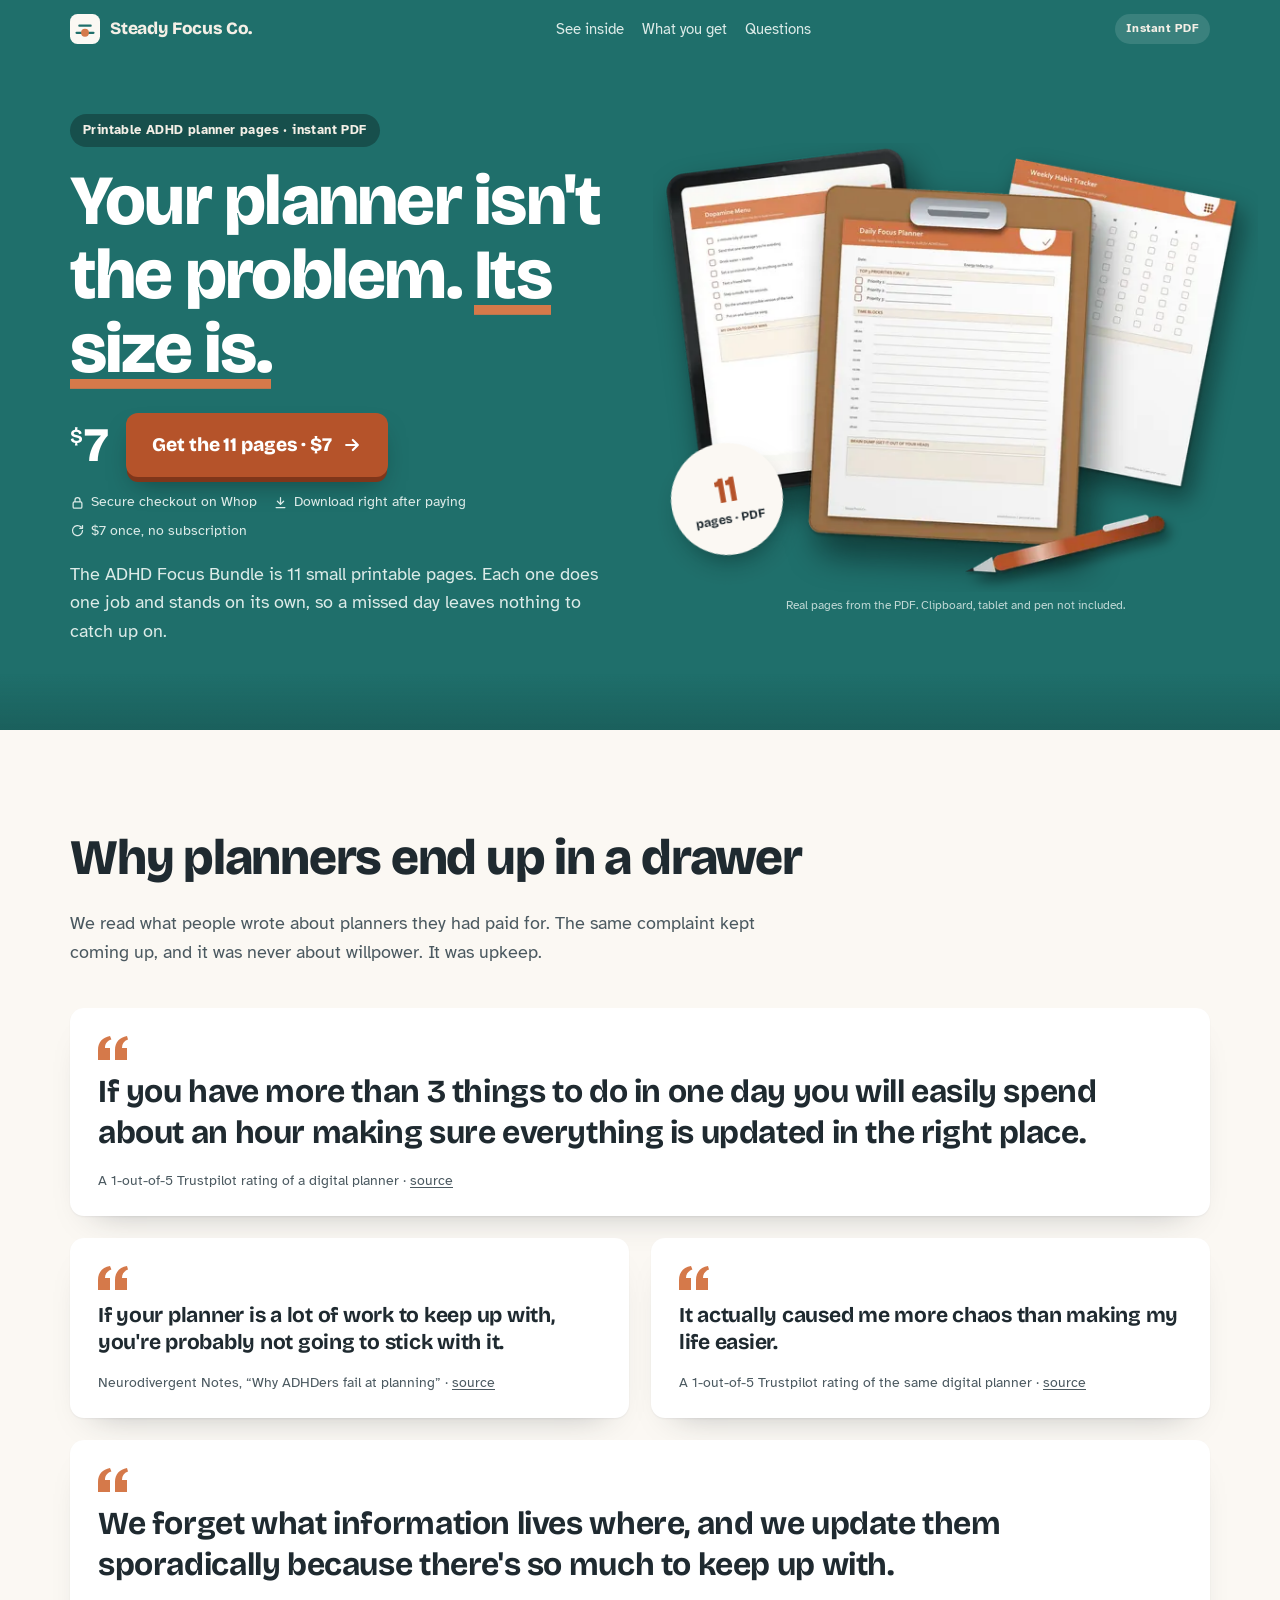
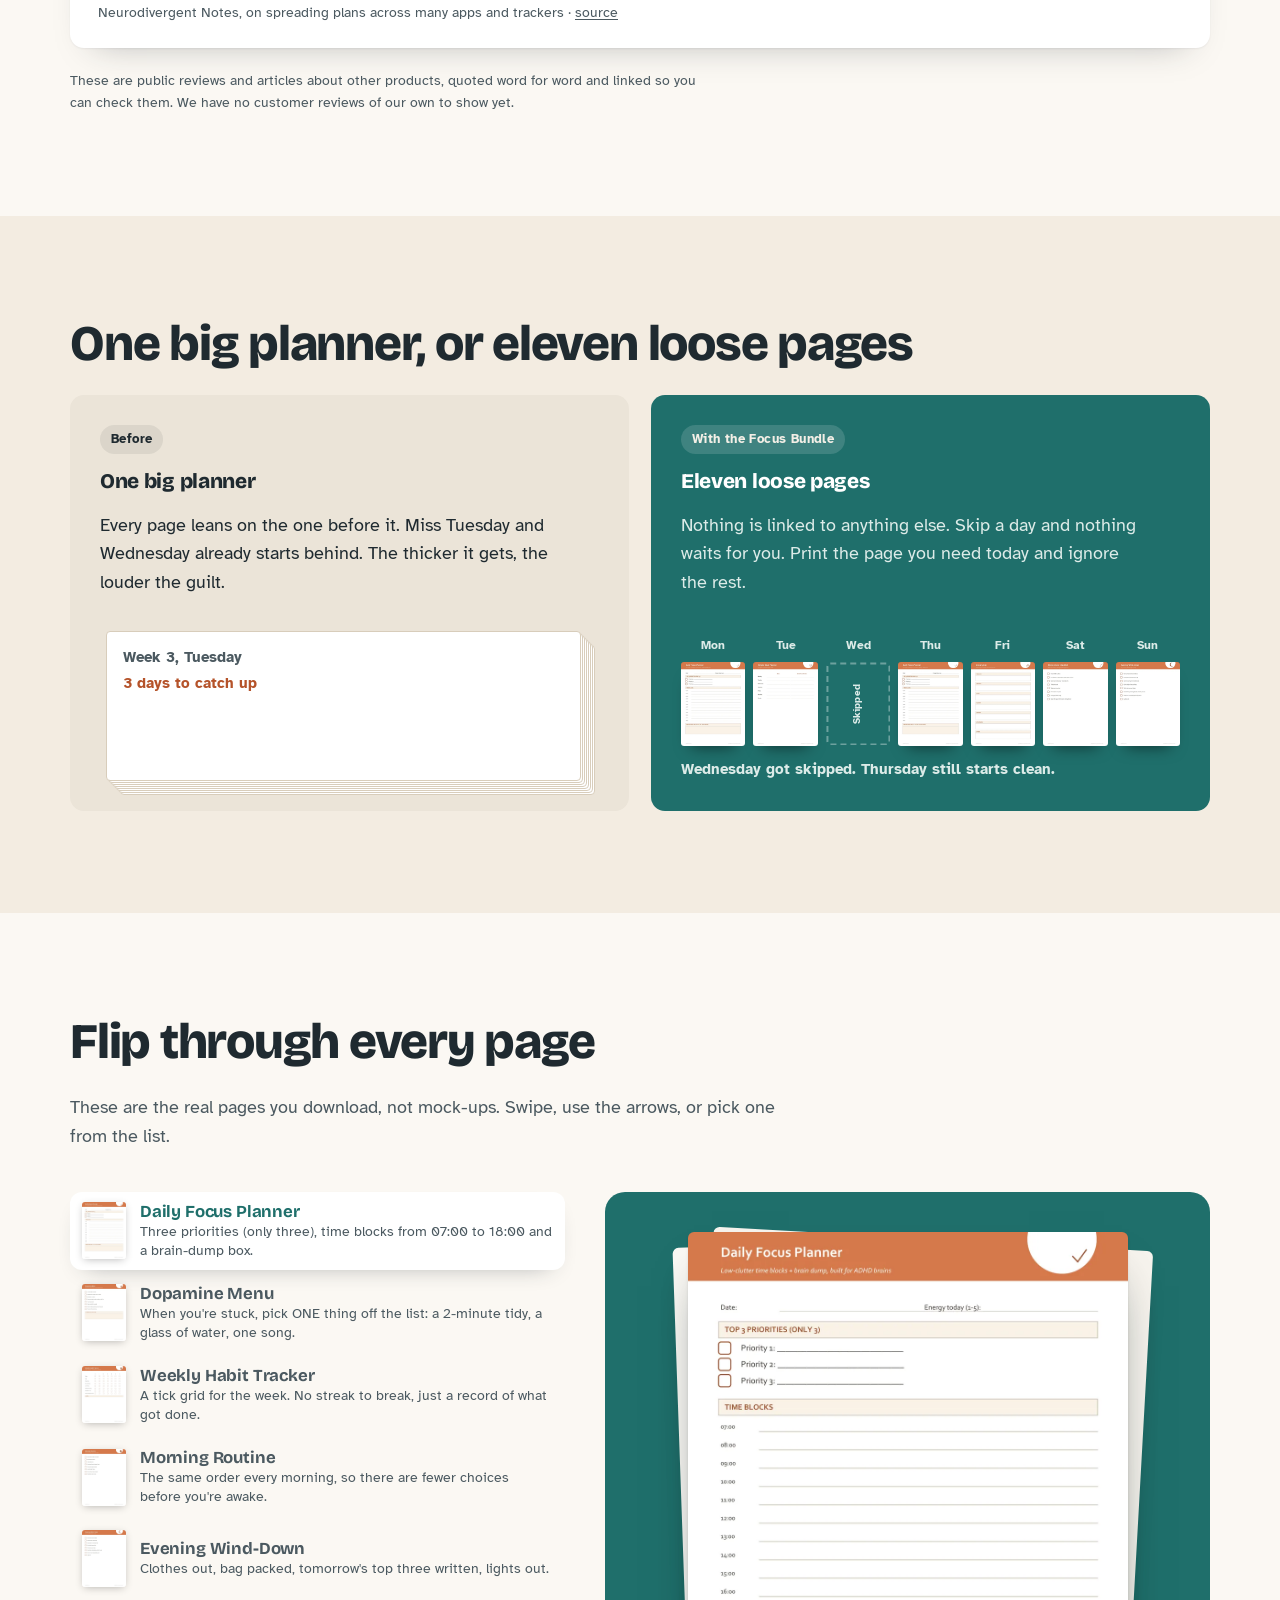
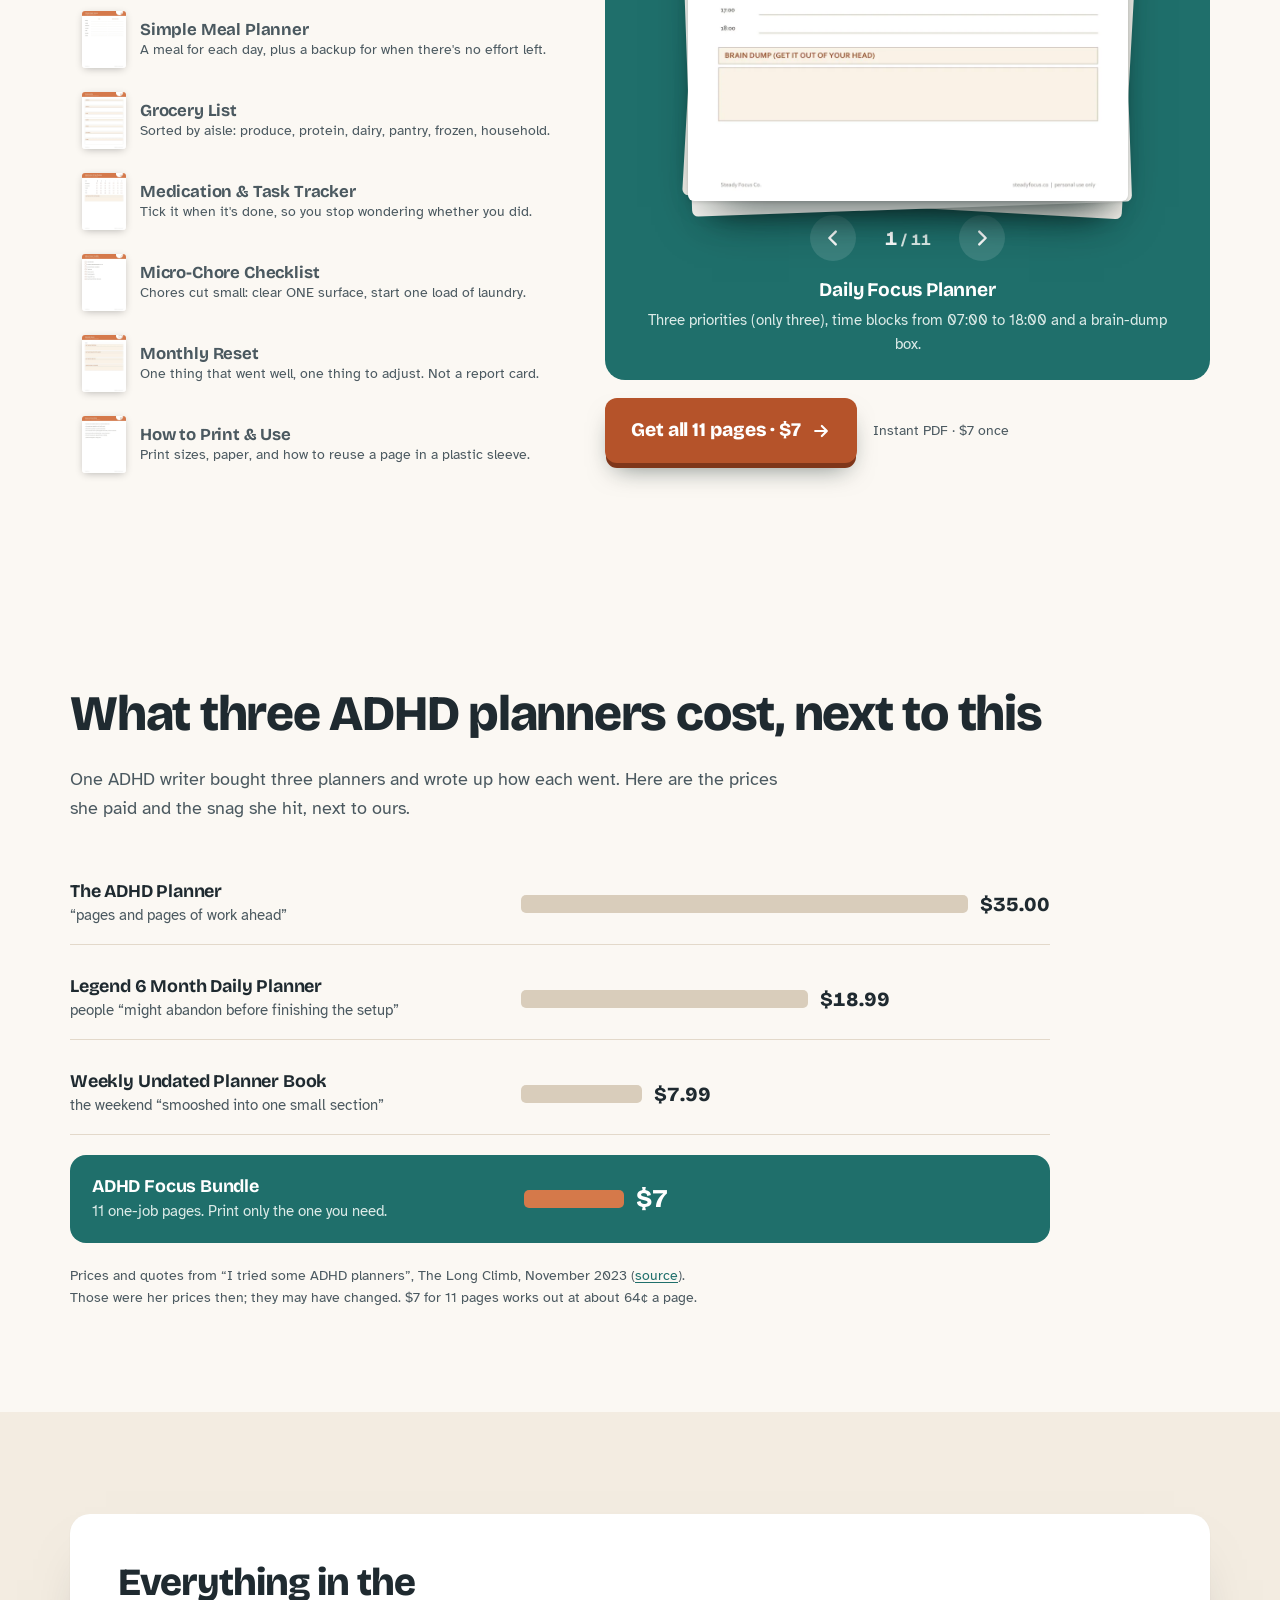
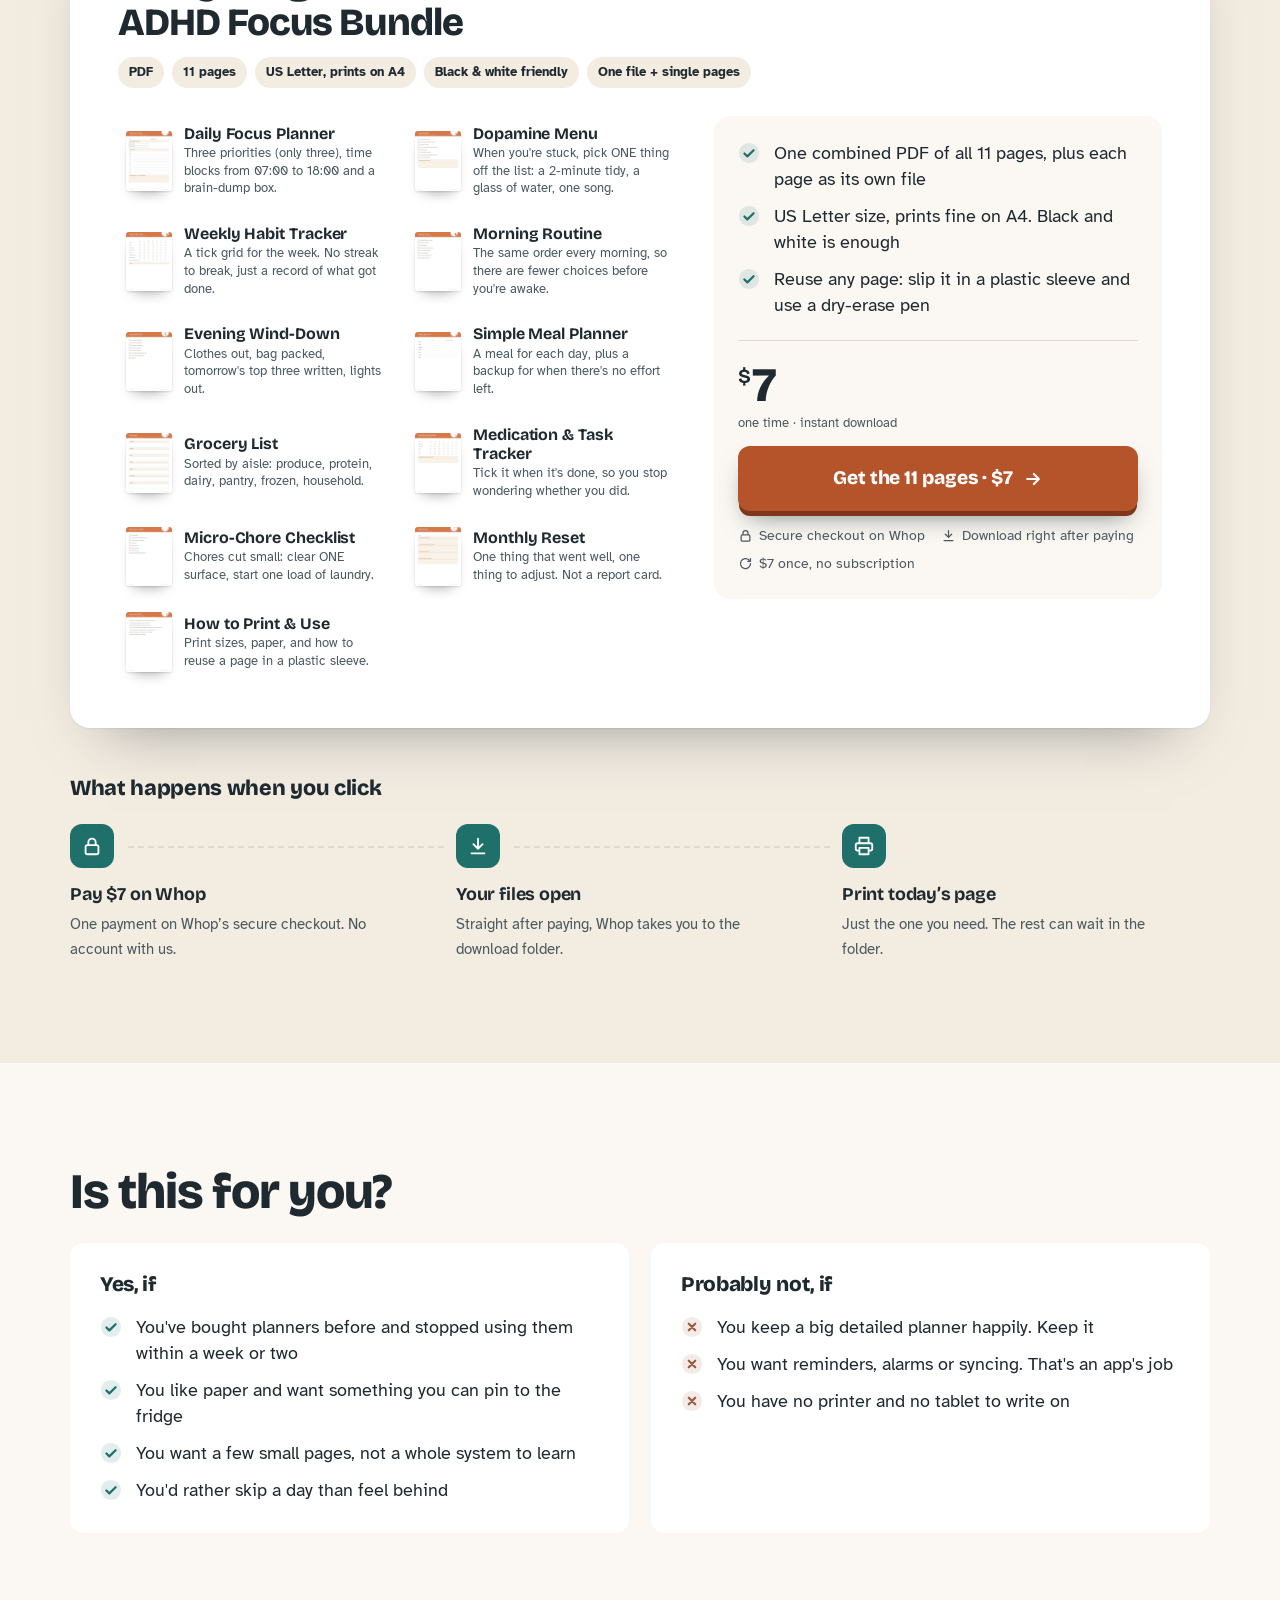
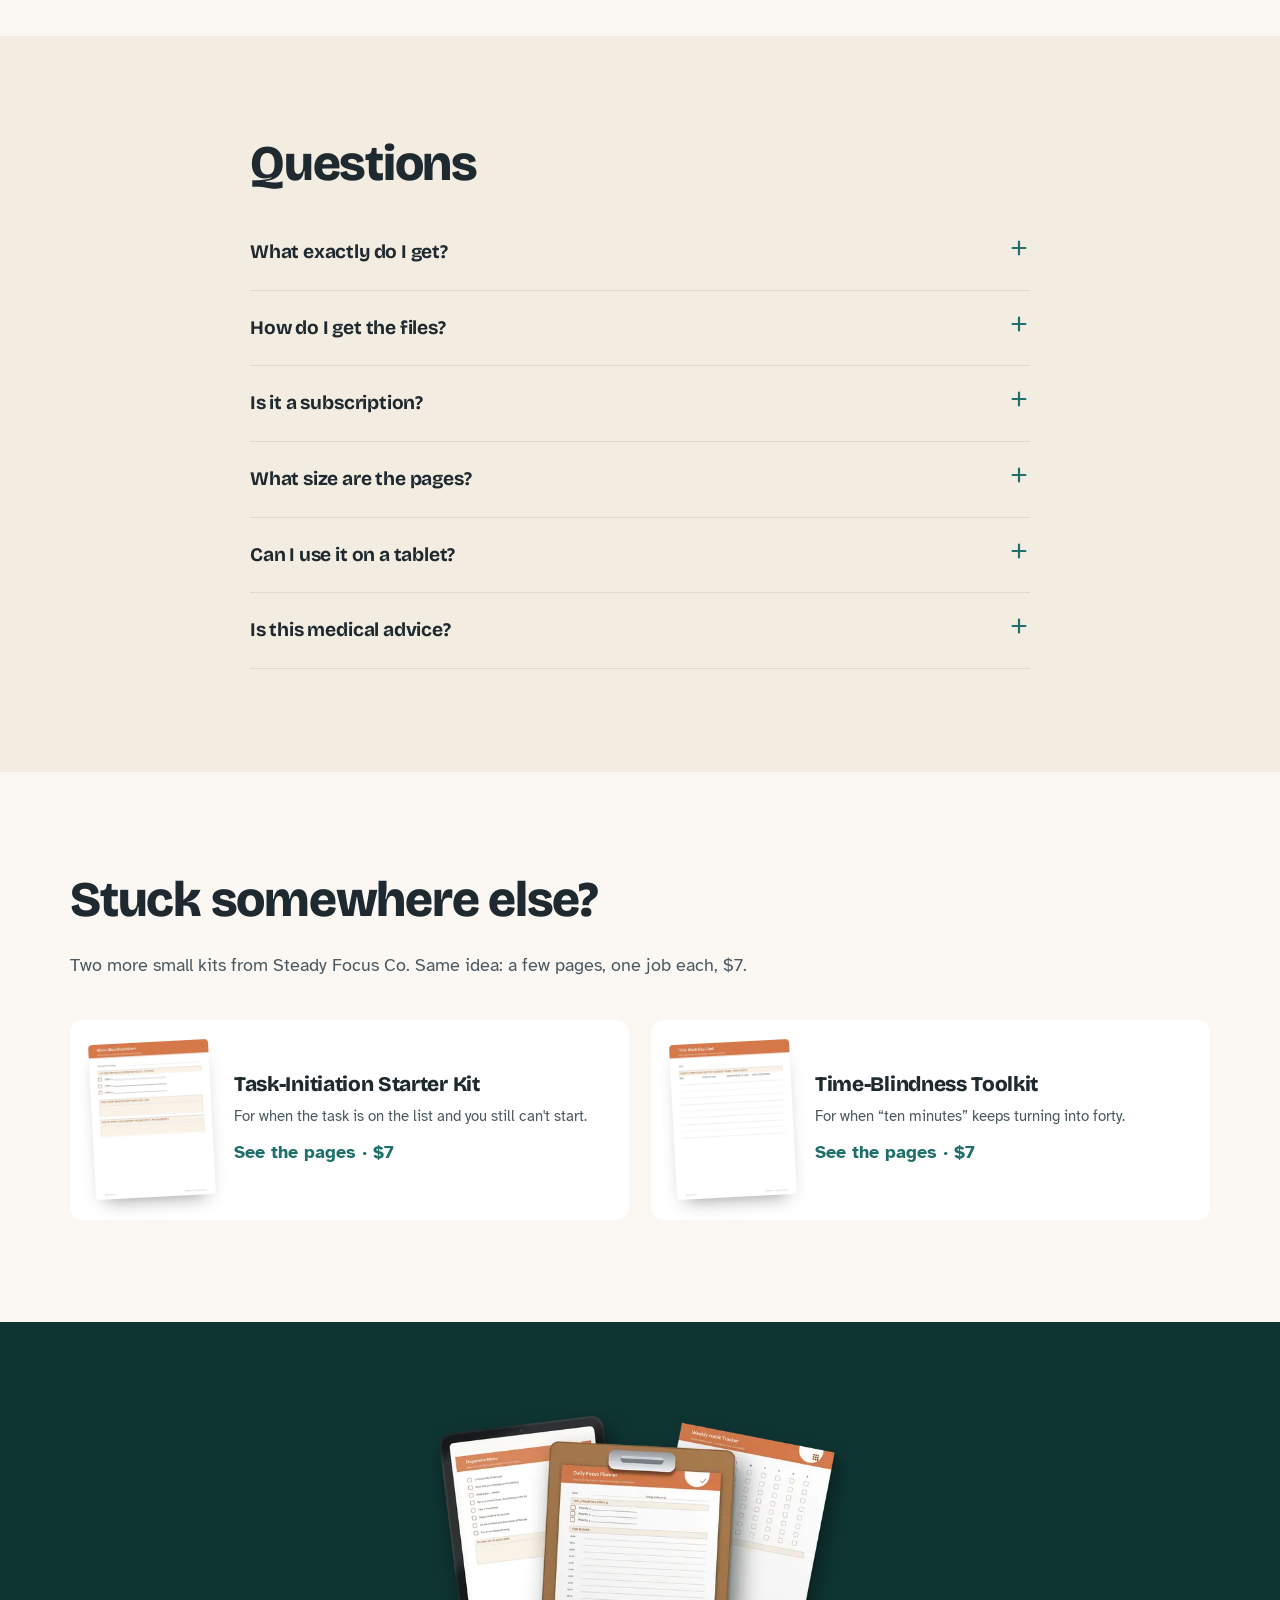
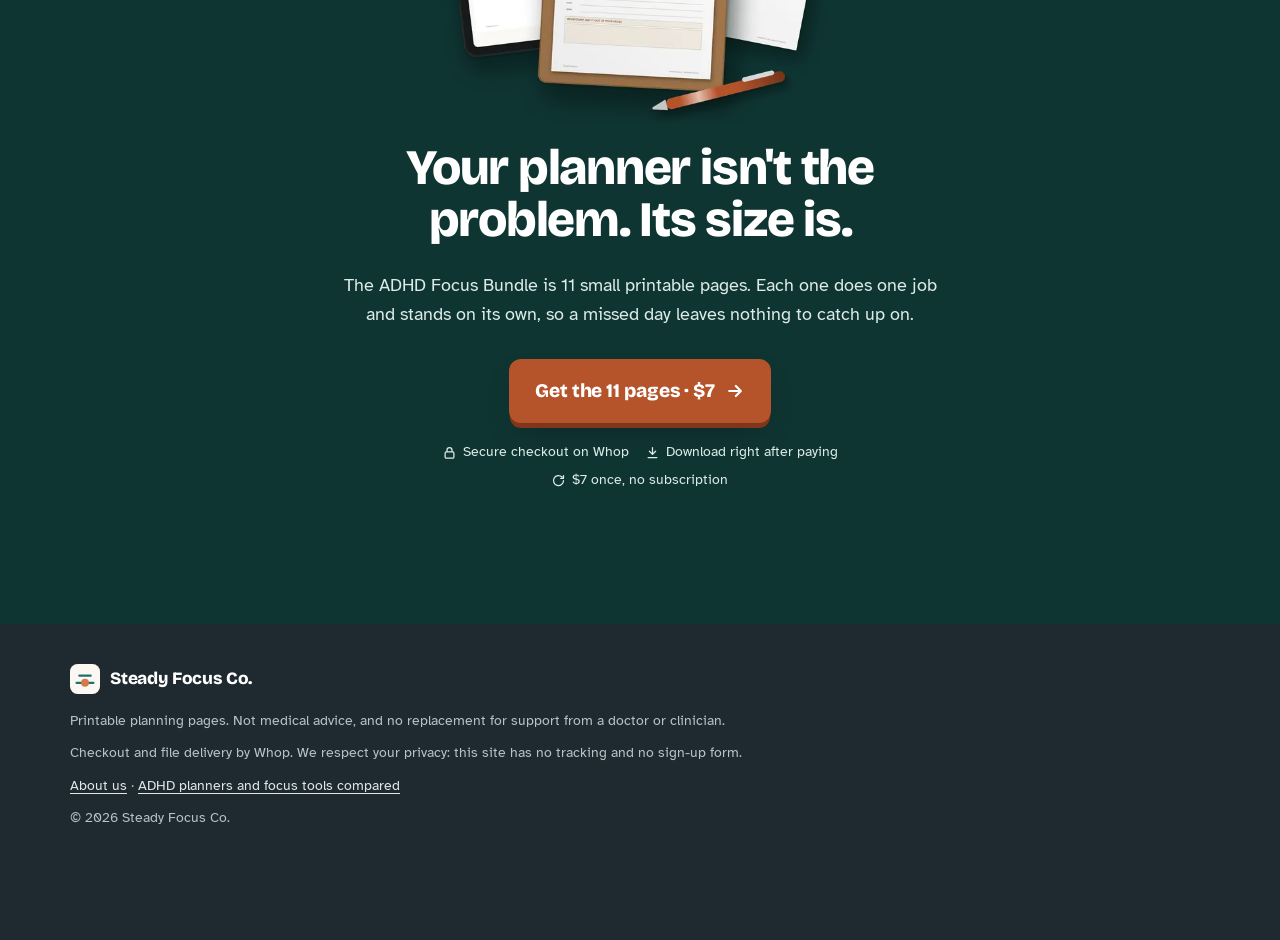
<file: index.html>
<!doctype html>
<html lang="en">
<head>
<meta charset="utf-8">
<meta name="viewport" content="width=device-width,initial-scale=1">
<title>ADHD Focus Bundle: 11 One-Job Printable Planner Pages, $7</title>
<meta name="description" content="Your planner isn&#x27;t the problem. Its size is. 11 printable ADHD planner pages that each do one job. Miss a day and nothing piles up. $7, instant PDF.">
<link rel="canonical" href="https://thassett618.github.io/steady-focus/">
<meta name="theme-color" content="#1f6f6b">
<meta property="og:site_name" content="Steady Focus Co.">
<meta property="og:type" content="product">
<meta property="og:title" content="ADHD Focus Bundle: 11 One-Job Printable Planner Pages, $7">
<meta property="og:description" content="Your planner isn&#x27;t the problem. Its size is. 11 printable ADHD planner pages that each do one job. Miss a day and nothing piles up. $7, instant PDF.">
<meta property="og:url" content="https://thassett618.github.io/steady-focus/">
<meta property="og:image" content="https://thassett618.github.io/steady-focus/img/og-focus-bundle.jpg">
<meta property="og:image:width" content="1200"><meta property="og:image:height" content="630">
<meta property="og:image:alt" content="ADHD Focus Bundle: 11 One-Job Printable Planner Pages, $7">
<meta name="twitter:image" content="https://thassett618.github.io/steady-focus/img/og-focus-bundle.jpg">
<meta name="twitter:card" content="summary_large_image">
<link rel="icon" href="favicon.svg" type="image/svg+xml">
<link rel="apple-touch-icon" href="img/apple-touch-icon.png">
<link rel="preload" href="fonts/bricolage.woff2" as="font" type="font/woff2" crossorigin><link rel="preload" href="fonts/atkinson-400.woff2" as="font" type="font/woff2" crossorigin>
<link rel="stylesheet" href="style.css">
<script type="application/ld+json">[{"@context": "https://schema.org", "@type": "Organization", "name": "Steady Focus Co.", "url": "https://thassett618.github.io/steady-focus/", "logo": "https://thassett618.github.io/steady-focus/img/apple-touch-icon.png"}, {"@context": "https://schema.org", "@type": "Product", "name": "ADHD Focus Bundle", "description": "Your planner isn't the problem. Its size is. 11 printable ADHD planner pages that each do one job. Miss a day and nothing piles up. $7, instant PDF.", "image": "https://thassett618.github.io/steady-focus/img/og-focus-bundle.jpg", "brand": {"@type": "Brand", "name": "Steady Focus Co."}, "offers": {"@type": "Offer", "price": "7.00", "priceCurrency": "USD", "url": "https://whop.com/checkout/plan_5PKOyKxXjyidI", "availability": "https://schema.org/InStock"}}, {"@context": "https://schema.org", "@type": "FAQPage", "mainEntity": [{"@type": "Question", "name": "What exactly do I get?", "acceptedAnswer": {"@type": "Answer", "text": "11 printable pages: a quick-start sheet and 10 one-job pages. You get them as one combined PDF and as separate files, so you can print the whole set or just one page."}}, {"@type": "Question", "name": "How do I get the files?", "acceptedAnswer": {"@type": "Answer", "text": "Checkout is on Whop. As soon as you've paid, you're taken to your download folder. Nothing is posted to you."}}, {"@type": "Question", "name": "Is it a subscription?", "acceptedAnswer": {"@type": "Answer", "text": "No. It's $7 once. There's no app and no account to set up with us."}}, {"@type": "Question", "name": "What size are the pages?", "acceptedAnswer": {"@type": "Answer", "text": "US Letter (8.5 × 11 in). They print fine on A4 at 100% / actual size. Every page works in black and white."}}, {"@type": "Question", "name": "Can I use it on a tablet?", "acceptedAnswer": {"@type": "Answer", "text": "Yes, if you have a PDF app that lets you write on files. Most people print the page they need."}}, {"@type": "Question", "name": "Is this medical advice?", "acceptedAnswer": {"@type": "Answer", "text": "No. These are planning pages. They don't replace support from a doctor or clinician."}}]}]</script>
</head>
<body>
<!-- Built from the Digital Product SOP: lander template assets/NoPopLander.html (structure) + prompts/page-01 (stack box, desktop side panel, mobile sticky bar). Copy: _sop/*.md (hook-01, hook-02, hook-03). -->
<header class="top"><div class="wrap"><a class="logo" href="index.html"><svg viewBox="0 0 32 32" aria-hidden="true"><rect width="32" height="32" rx="8" fill="#fbf8f3"/><path d="M7 20h18" stroke="#1f6f6b" stroke-width="2.4" stroke-linecap="round"/><circle cx="16" cy="20" r="4.2" fill="#d5794a"/><path d="M10 12.5h12" stroke="#1f6f6b" stroke-width="2.4" stroke-linecap="round"/></svg>Steady Focus Co.</a><nav aria-label="On this page"><a href="#inside">See inside</a><a href="#get">What you get</a><a href="#faq">Questions</a></nav><span class="badge">Instant PDF</span></div></header>
<main>
<section class="hero" style="padding:0"><div class="wrap">
  <div class="hero-copy">
    <p class="pre">Printable ADHD planner pages · instant PDF</p>
    <h1>Your planner isn't the problem. <span class="mark">Its size is.</span></h1>
  </div>
  <figure class="scene" id="fan"><img src="img/scene-focus.webp" srcset="img/scene-focus-sm.webp 640w, img/scene-focus.webp 1269w" sizes="(max-width: 900px) 100vw, 640px" width="1269" height="941" fetchpriority="high" decoding="async" alt="The real Daily Focus Planner page on a clipboard, the Dopamine Menu page on a tablet and a printed Weekly Habit Tracker page"><div class="sticker" aria-hidden="true"><b>11</b><span>pages · PDF</span></div><figcaption>Real pages from the PDF. Clipboard, tablet and pen not included.</figcaption></figure>
  <div class="buy" id="buy">
    <div class="price" aria-label="Price: 7 US dollars"><small>$</small>7<span class="sr"> US dollars</span></div>
    <a class="btn" href="https://whop.com/checkout/plan_5PKOyKxXjyidI" rel="noopener">Get the 11 pages · $7 <svg viewBox="0 0 24 24" fill="none" aria-hidden="true"><path d="M5 12h13M13 6l6 6-6 6" stroke="currentColor" stroke-width="2.6" stroke-linecap="round" stroke-linejoin="round"/></svg></a>
    <p class="secure"><span><svg viewBox="0 0 24 24" fill="none" aria-hidden="true"><rect x="5" y="11" width="14" height="10" rx="2" stroke="currentColor" stroke-width="2"/><path d="M8 11V8a4 4 0 018 0v3" stroke="currentColor" stroke-width="2"/></svg>Secure checkout on Whop</span><span><svg viewBox="0 0 24 24" fill="none" aria-hidden="true"><path d="M12 4v11M7 10l5 5 5-5M5 20h14" stroke="currentColor" stroke-width="2" stroke-linecap="round" stroke-linejoin="round"/></svg>Download right after paying</span><span><svg viewBox="0 0 24 24" fill="none" aria-hidden="true"><path d="M20 12a8 8 0 11-2.3-5.6M20 4v4.5h-4.5" stroke="currentColor" stroke-width="2" stroke-linecap="round" stroke-linejoin="round"/></svg>$7 once, no subscription</span></p>
  </div>
  <p class="hero-sub">The ADHD Focus Bundle is 11 small printable pages. Each one does one job and stands on its own, so a missed day leaves nothing to catch up on.</p>
</div></section>

<section><div class="wrap">
  <h2>Why planners end up in a drawer</h2>
  <p class="lede">We read what people wrote about planners they had paid for. The same complaint kept coming up, and it was never about willpower. It was upkeep.</p>
  <div class="quotes"><figure class="q wide"><svg viewBox="0 0 30 24" aria-hidden="true"><path fill="currentColor" d="M0 24V14C0 6 4.6 1.4 12 0l1.4 3.6C9 5 7 8 7 12h5v12H0zm17 0V14c0-8 4.6-12.6 12-14l1 3.6C26 5 24 8 24 12h5v12H17z"/></svg><blockquote>If you have more than 3 things to do in one day you will easily spend about an hour making sure everything is updated in the right place.</blockquote><figcaption>A 1-out-of-5 Trustpilot rating of a digital planner · <a href="https://www.trustpilot.com/review/productivitymethod.com" rel="noopener nofollow">source</a></figcaption></figure><figure class="q"><svg viewBox="0 0 30 24" aria-hidden="true"><path fill="currentColor" d="M0 24V14C0 6 4.6 1.4 12 0l1.4 3.6C9 5 7 8 7 12h5v12H0zm17 0V14c0-8 4.6-12.6 12-14l1 3.6C26 5 24 8 24 12h5v12H17z"/></svg><blockquote>If your planner is a lot of work to keep up with, you&#x27;re probably not going to stick with it.</blockquote><figcaption>Neurodivergent Notes, “Why ADHDers fail at planning” · <a href="https://neurodivergentnotes.substack.com/p/why-adhders-fail-at-planning" rel="noopener nofollow">source</a></figcaption></figure><figure class="q"><svg viewBox="0 0 30 24" aria-hidden="true"><path fill="currentColor" d="M0 24V14C0 6 4.6 1.4 12 0l1.4 3.6C9 5 7 8 7 12h5v12H0zm17 0V14c0-8 4.6-12.6 12-14l1 3.6C26 5 24 8 24 12h5v12H17z"/></svg><blockquote>It actually caused me more chaos than making my life easier.</blockquote><figcaption>A 1-out-of-5 Trustpilot rating of the same digital planner · <a href="https://www.trustpilot.com/review/productivitymethod.com" rel="noopener nofollow">source</a></figcaption></figure><figure class="q wide"><svg viewBox="0 0 30 24" aria-hidden="true"><path fill="currentColor" d="M0 24V14C0 6 4.6 1.4 12 0l1.4 3.6C9 5 7 8 7 12h5v12H0zm17 0V14c0-8 4.6-12.6 12-14l1 3.6C26 5 24 8 24 12h5v12H17z"/></svg><blockquote>We forget what information lives where, and we update them sporadically because there&#x27;s so much to keep up with.</blockquote><figcaption>Neurodivergent Notes, on spreading plans across many apps and trackers · <a href="https://neurodivergentnotes.substack.com/p/why-adhders-fail-at-planning" rel="noopener nofollow">source</a></figcaption></figure></div>
  <p class="fine">These are public reviews and articles about other products, quoted word for word and linked so you can check them. We have no customer reviews of our own to show yet.</p>
</div></section>

<section class="sand"><div class="wrap">
  <h2>One big planner, or eleven loose pages</h2>
  <div class="vs">
    <div class="side old"><span class="tag">Before</span><h3>One big planner</h3><p>Every page leans on the one before it. Miss Tuesday and Wednesday already starts behind. The thicker it gets, the louder the guilt.</p><div class="demo"><div class="book" data-anim aria-hidden="true"><i></i><i></i><i></i><i></i><i></i><i></i><i></i><b>Week 3, Tuesday<em><span data-count="3">3</span> days to catch up</em></b></div></div></div>
    <div class="side new"><span class="tag">With the Focus Bundle</span><h3>Eleven loose pages</h3><p>Nothing is linked to anything else. Skip a day and nothing waits for you. Print the page you need today and ignore the rest.</p><div class="demo"><div class="week" data-anim aria-hidden="true"><div class="day" style="--i:0"><span>Mon</span><img src="img/focus-daily-focus-planner-sm.webp" alt="" width="420" height="543" loading="lazy"></div><div class="day" style="--i:1"><span>Tue</span><img src="img/focus-meal-planner-sm.webp" alt="" width="420" height="543" loading="lazy"></div><div class="day skip" style="--i:2"><span>Wed</span><em>Skipped</em></div><div class="day" style="--i:3"><span>Thu</span><img src="img/focus-daily-focus-planner-sm.webp" alt="" width="420" height="543" loading="lazy"></div><div class="day" style="--i:4"><span>Fri</span><img src="img/focus-grocery-list-sm.webp" alt="" width="420" height="543" loading="lazy"></div><div class="day" style="--i:5"><span>Sat</span><img src="img/focus-micro-chore-checklist-sm.webp" alt="" width="420" height="543" loading="lazy"></div><div class="day" style="--i:6"><span>Sun</span><img src="img/focus-evening-wind-down-sm.webp" alt="" width="420" height="543" loading="lazy"></div></div><p class="week-note">Wednesday got skipped. Thursday still starts clean.</p></div></div>
  </div>
</div></section>

<section id="inside" class="inside"><div class="wrap">
  <h2>Flip through every page</h2>
  <p class="lede">These are the real pages you download, not mock-ups. Swipe, use the arrows, or pick one from the list.</p>
  <div class="viewer">
    <div class="tabs" role="tablist" aria-label="Pages in the ADHD Focus Bundle"><button class="tab" role="tab" aria-selected="true" aria-controls="stage" data-src="img/focus-daily-focus-planner.webp" data-alt="Daily Focus Planner page" data-cap="Three priorities (only three), time blocks from 07:00 to 18:00 and a brain-dump box."><img src="img/focus-daily-focus-planner-sm.webp" alt="" width="420" height="543" loading="lazy"><span class="tt"><strong>Daily Focus Planner</strong><span>Three priorities (only three), time blocks from 07:00 to 18:00 and a brain-dump box.</span></span></button><button class="tab" role="tab" aria-selected="false" aria-controls="stage" data-src="img/focus-dopamine-menu.webp" data-alt="Dopamine Menu page" data-cap="When you&#x27;re stuck, pick ONE thing off the list: a 2-minute tidy, a glass of water, one song."><img src="img/focus-dopamine-menu-sm.webp" alt="" width="420" height="543" loading="lazy"><span class="tt"><strong>Dopamine Menu</strong><span>When you&#x27;re stuck, pick ONE thing off the list: a 2-minute tidy, a glass of water, one song.</span></span></button><button class="tab" role="tab" aria-selected="false" aria-controls="stage" data-src="img/focus-weekly-habit-tracker.webp" data-alt="Weekly Habit Tracker page" data-cap="A tick grid for the week. No streak to break, just a record of what got done."><img src="img/focus-weekly-habit-tracker-sm.webp" alt="" width="420" height="543" loading="lazy"><span class="tt"><strong>Weekly Habit Tracker</strong><span>A tick grid for the week. No streak to break, just a record of what got done.</span></span></button><button class="tab" role="tab" aria-selected="false" aria-controls="stage" data-src="img/focus-morning-routine-checklist.webp" data-alt="Morning Routine page" data-cap="The same order every morning, so there are fewer choices before you&#x27;re awake."><img src="img/focus-morning-routine-checklist-sm.webp" alt="" width="420" height="543" loading="lazy"><span class="tt"><strong>Morning Routine</strong><span>The same order every morning, so there are fewer choices before you&#x27;re awake.</span></span></button><button class="tab" role="tab" aria-selected="false" aria-controls="stage" data-src="img/focus-evening-wind-down.webp" data-alt="Evening Wind-Down page" data-cap="Clothes out, bag packed, tomorrow&#x27;s top three written, lights out."><img src="img/focus-evening-wind-down-sm.webp" alt="" width="420" height="543" loading="lazy"><span class="tt"><strong>Evening Wind-Down</strong><span>Clothes out, bag packed, tomorrow&#x27;s top three written, lights out.</span></span></button><button class="tab" role="tab" aria-selected="false" aria-controls="stage" data-src="img/focus-meal-planner.webp" data-alt="Simple Meal Planner page" data-cap="A meal for each day, plus a backup for when there&#x27;s no effort left."><img src="img/focus-meal-planner-sm.webp" alt="" width="420" height="543" loading="lazy"><span class="tt"><strong>Simple Meal Planner</strong><span>A meal for each day, plus a backup for when there&#x27;s no effort left.</span></span></button><button class="tab" role="tab" aria-selected="false" aria-controls="stage" data-src="img/focus-grocery-list.webp" data-alt="Grocery List page" data-cap="Sorted by aisle: produce, protein, dairy, pantry, frozen, household."><img src="img/focus-grocery-list-sm.webp" alt="" width="420" height="543" loading="lazy"><span class="tt"><strong>Grocery List</strong><span>Sorted by aisle: produce, protein, dairy, pantry, frozen, household.</span></span></button><button class="tab" role="tab" aria-selected="false" aria-controls="stage" data-src="img/focus-medication-task-tracker.webp" data-alt="Medication &amp; Task Tracker page" data-cap="Tick it when it&#x27;s done, so you stop wondering whether you did."><img src="img/focus-medication-task-tracker-sm.webp" alt="" width="420" height="543" loading="lazy"><span class="tt"><strong>Medication &amp; Task Tracker</strong><span>Tick it when it&#x27;s done, so you stop wondering whether you did.</span></span></button><button class="tab" role="tab" aria-selected="false" aria-controls="stage" data-src="img/focus-micro-chore-checklist.webp" data-alt="Micro-Chore Checklist page" data-cap="Chores cut small: clear ONE surface, start one load of laundry."><img src="img/focus-micro-chore-checklist-sm.webp" alt="" width="420" height="543" loading="lazy"><span class="tt"><strong>Micro-Chore Checklist</strong><span>Chores cut small: clear ONE surface, start one load of laundry.</span></span></button><button class="tab" role="tab" aria-selected="false" aria-controls="stage" data-src="img/focus-monthly-reset.webp" data-alt="Monthly Reset page" data-cap="One thing that went well, one thing to adjust. Not a report card."><img src="img/focus-monthly-reset-sm.webp" alt="" width="420" height="543" loading="lazy"><span class="tt"><strong>Monthly Reset</strong><span>One thing that went well, one thing to adjust. Not a report card.</span></span></button><button class="tab" role="tab" aria-selected="false" aria-controls="stage" data-src="img/focus-how-to-print.webp" data-alt="How to Print &amp; Use page" data-cap="Print sizes, paper, and how to reuse a page in a plastic sleeve."><img src="img/focus-how-to-print-sm.webp" alt="" width="420" height="543" loading="lazy"><span class="tt"><strong>How to Print &amp; Use</strong><span>Print sizes, paper, and how to reuse a page in a plastic sleeve.</span></span></button></div>
    <div class="flip">
      <figure class="stage" id="stage" role="tabpanel">
        <div class="sheets" id="sheets"><img id="stage-img" src="img/focus-daily-focus-planner.webp" alt="Daily Focus Planner page" width="960" height="1242" loading="lazy" decoding="async"></div>
        <div class="flipnav">
          <button type="button" class="fbtn" id="prev" aria-label="Previous page"><svg viewBox="0 0 24 24" fill="none" aria-hidden="true"><path d="M15 5l-7 7 7 7" stroke="currentColor" stroke-width="2.6" stroke-linecap="round" stroke-linejoin="round"/></svg></button>
          <span class="count" aria-live="polite"><b id="pg-n">1</b> / 11</span>
          <button type="button" class="fbtn" id="next" aria-label="Next page"><svg viewBox="0 0 24 24" fill="none" aria-hidden="true"><path d="M9 5l7 7-7 7" stroke="currentColor" stroke-width="2.6" stroke-linecap="round" stroke-linejoin="round"/></svg></button>
        </div>
        <figcaption><strong id="stage-title">Daily Focus Planner</strong><span id="stage-cap">Three priorities (only three), time blocks from 07:00 to 18:00 and a brain-dump box.</span></figcaption>
      </figure>
      <div class="flip-cta"><a class="btn" href="https://whop.com/checkout/plan_5PKOyKxXjyidI" rel="noopener">Get all 11 pages · $7 <svg viewBox="0 0 24 24" fill="none" aria-hidden="true"><path d="M5 12h13M13 6l6 6-6 6" stroke="currentColor" stroke-width="2.6" stroke-linecap="round" stroke-linejoin="round"/></svg></a><span>Instant PDF · $7 once</span></div>
    </div>
  </div>
</div></section>

<section id="value"><div class="wrap">
  <h2>What three ADHD planners cost, next to this</h2>
  <p class="lede">One ADHD writer bought three planners and wrote up how each went. Here are the prices she paid and the snag she hit, next to ours.</p>
  <ol class="prices" data-anim><li style="--w:100.0%"><div class="who"><b>The ADHD Planner</b><span>“pages and pages of work ahead”</span></div><div class="bar-t"><i></i><em>$35.00</em></div></li><li style="--w:54.3%"><div class="who"><b>Legend 6 Month Daily Planner</b><span>people “might abandon before finishing the setup”</span></div><div class="bar-t"><i></i><em>$18.99</em></div></li><li style="--w:22.8%"><div class="who"><b>Weekly Undated Planner Book</b><span>the weekend “smooshed into one small section”</span></div><div class="bar-t"><i></i><em>$7.99</em></div></li><li class="ours" style="--w:20.0%"><div class="who"><b>ADHD Focus Bundle</b><span>11 one-job pages. Print only the one you need.</span></div><div class="bar-t"><i></i><em>$7</em></div></li></ol>
  <p class="fine">Prices and quotes from “I tried some ADHD planners”, The Long Climb, November 2023 (<a href="https://thelongclimb.substack.com/p/i-tried-some-adhd-planners" rel="noopener nofollow">source</a>). Those were her prices then; they may have changed. $7 for 11 pages works out at about 64¢ a page.</p>
</div></section>

<section class="sand" id="get"><div class="wrap">
  <div class="stack">
    <div class="stack-head"><h2>Everything in the ADHD Focus Bundle</h2><ul class="spec"><li>PDF</li><li>11 pages</li><li>US Letter, prints on A4</li><li>Black &amp; white friendly</li><li>One file + single pages</li></ul></div>
    <div class="stack-body">
      <ol class="pages"><li class="pg"><img src="img/focus-daily-focus-planner-sm.webp" alt="" width="420" height="543" loading="lazy"><span><strong>Daily Focus Planner</strong><small>Three priorities (only three), time blocks from 07:00 to 18:00 and a brain-dump box.</small></span></li><li class="pg"><img src="img/focus-dopamine-menu-sm.webp" alt="" width="420" height="543" loading="lazy"><span><strong>Dopamine Menu</strong><small>When you&#x27;re stuck, pick ONE thing off the list: a 2-minute tidy, a glass of water, one song.</small></span></li><li class="pg"><img src="img/focus-weekly-habit-tracker-sm.webp" alt="" width="420" height="543" loading="lazy"><span><strong>Weekly Habit Tracker</strong><small>A tick grid for the week. No streak to break, just a record of what got done.</small></span></li><li class="pg"><img src="img/focus-morning-routine-checklist-sm.webp" alt="" width="420" height="543" loading="lazy"><span><strong>Morning Routine</strong><small>The same order every morning, so there are fewer choices before you&#x27;re awake.</small></span></li><li class="pg"><img src="img/focus-evening-wind-down-sm.webp" alt="" width="420" height="543" loading="lazy"><span><strong>Evening Wind-Down</strong><small>Clothes out, bag packed, tomorrow&#x27;s top three written, lights out.</small></span></li><li class="pg"><img src="img/focus-meal-planner-sm.webp" alt="" width="420" height="543" loading="lazy"><span><strong>Simple Meal Planner</strong><small>A meal for each day, plus a backup for when there&#x27;s no effort left.</small></span></li><li class="pg"><img src="img/focus-grocery-list-sm.webp" alt="" width="420" height="543" loading="lazy"><span><strong>Grocery List</strong><small>Sorted by aisle: produce, protein, dairy, pantry, frozen, household.</small></span></li><li class="pg"><img src="img/focus-medication-task-tracker-sm.webp" alt="" width="420" height="543" loading="lazy"><span><strong>Medication &amp; Task Tracker</strong><small>Tick it when it&#x27;s done, so you stop wondering whether you did.</small></span></li><li class="pg"><img src="img/focus-micro-chore-checklist-sm.webp" alt="" width="420" height="543" loading="lazy"><span><strong>Micro-Chore Checklist</strong><small>Chores cut small: clear ONE surface, start one load of laundry.</small></span></li><li class="pg"><img src="img/focus-monthly-reset-sm.webp" alt="" width="420" height="543" loading="lazy"><span><strong>Monthly Reset</strong><small>One thing that went well, one thing to adjust. Not a report card.</small></span></li><li class="pg"><img src="img/focus-how-to-print-sm.webp" alt="" width="420" height="543" loading="lazy"><span><strong>How to Print &amp; Use</strong><small>Print sizes, paper, and how to reuse a page in a plastic sleeve.</small></span></li></ol>
      <div class="stack-side">
        <ul class="checks"><li><svg viewBox="0 0 24 24" fill="none" aria-hidden="true"><circle cx="12" cy="12" r="11" fill="currentColor" opacity=".12"/><path d="M7 12.5l3.2 3.2L17 9" stroke="currentColor" stroke-width="2.4" stroke-linecap="round" stroke-linejoin="round"/></svg><span>One combined PDF of all 11 pages, plus each page as its own file</span></li><li><svg viewBox="0 0 24 24" fill="none" aria-hidden="true"><circle cx="12" cy="12" r="11" fill="currentColor" opacity=".12"/><path d="M7 12.5l3.2 3.2L17 9" stroke="currentColor" stroke-width="2.4" stroke-linecap="round" stroke-linejoin="round"/></svg><span>US Letter size, prints fine on A4. Black and white is enough</span></li><li><svg viewBox="0 0 24 24" fill="none" aria-hidden="true"><circle cx="12" cy="12" r="11" fill="currentColor" opacity=".12"/><path d="M7 12.5l3.2 3.2L17 9" stroke="currentColor" stroke-width="2.4" stroke-linecap="round" stroke-linejoin="round"/></svg><span>Reuse any page: slip it in a plastic sleeve and use a dry-erase pen</span></li></ul>
        <div class="total">
          <div class="price"><small>$</small>7<span class="price-note">one time · instant download</span></div>
          <a class="btn" href="https://whop.com/checkout/plan_5PKOyKxXjyidI" rel="noopener">Get the 11 pages · $7 <svg viewBox="0 0 24 24" fill="none" aria-hidden="true"><path d="M5 12h13M13 6l6 6-6 6" stroke="currentColor" stroke-width="2.6" stroke-linecap="round" stroke-linejoin="round"/></svg></a>
        </div>
        <p class="secure"><span><svg viewBox="0 0 24 24" fill="none" aria-hidden="true"><rect x="5" y="11" width="14" height="10" rx="2" stroke="currentColor" stroke-width="2"/><path d="M8 11V8a4 4 0 018 0v3" stroke="currentColor" stroke-width="2"/></svg>Secure checkout on Whop</span><span><svg viewBox="0 0 24 24" fill="none" aria-hidden="true"><path d="M12 4v11M7 10l5 5 5-5M5 20h14" stroke="currentColor" stroke-width="2" stroke-linecap="round" stroke-linejoin="round"/></svg>Download right after paying</span><span><svg viewBox="0 0 24 24" fill="none" aria-hidden="true"><path d="M20 12a8 8 0 11-2.3-5.6M20 4v4.5h-4.5" stroke="currentColor" stroke-width="2" stroke-linecap="round" stroke-linejoin="round"/></svg>$7 once, no subscription</span></p>
      </div>
    </div>
  </div>
  <h3 class="steps-h">What happens when you click</h3>
  <ol class="steps"><li><span class="n"><svg viewBox="0 0 24 24" fill="none" aria-hidden="true"><rect x="5" y="11" width="14" height="10" rx="2" stroke="currentColor" stroke-width="2"/><path d="M8 11V8a4 4 0 018 0v3" stroke="currentColor" stroke-width="2"/></svg></span><b>Pay $7 on Whop</b><span>One payment on Whop’s secure checkout. No account with us.</span></li><li><span class="n"><svg viewBox="0 0 24 24" fill="none" aria-hidden="true"><path d="M12 4v11M7 10l5 5 5-5M5 20h14" stroke="currentColor" stroke-width="2" stroke-linecap="round" stroke-linejoin="round"/></svg></span><b>Your files open</b><span>Straight after paying, Whop takes you to the download folder.</span></li><li><span class="n"><svg viewBox="0 0 24 24" fill="none" aria-hidden="true"><path d="M7 9V3h10v6M7 17H5a2 2 0 01-2-2v-4a2 2 0 012-2h14a2 2 0 012 2v4a2 2 0 01-2 2h-2M7 14h10v7H7z" stroke="currentColor" stroke-width="2" stroke-linejoin="round"/></svg></span><b>Print today’s page</b><span>Just the one you need. The rest can wait in the folder.</span></li></ol>
</div></section>

<section><div class="wrap">
  <h2>Is this for you?</h2>
  <div class="fit">
    <div><h3>Yes, if</h3><ul class="checks"><li><svg viewBox="0 0 24 24" fill="none" aria-hidden="true"><circle cx="12" cy="12" r="11" fill="currentColor" opacity=".12"/><path d="M7 12.5l3.2 3.2L17 9" stroke="currentColor" stroke-width="2.4" stroke-linecap="round" stroke-linejoin="round"/></svg><span>You&#x27;ve bought planners before and stopped using them within a week or two</span></li><li><svg viewBox="0 0 24 24" fill="none" aria-hidden="true"><circle cx="12" cy="12" r="11" fill="currentColor" opacity=".12"/><path d="M7 12.5l3.2 3.2L17 9" stroke="currentColor" stroke-width="2.4" stroke-linecap="round" stroke-linejoin="round"/></svg><span>You like paper and want something you can pin to the fridge</span></li><li><svg viewBox="0 0 24 24" fill="none" aria-hidden="true"><circle cx="12" cy="12" r="11" fill="currentColor" opacity=".12"/><path d="M7 12.5l3.2 3.2L17 9" stroke="currentColor" stroke-width="2.4" stroke-linecap="round" stroke-linejoin="round"/></svg><span>You want a few small pages, not a whole system to learn</span></li><li><svg viewBox="0 0 24 24" fill="none" aria-hidden="true"><circle cx="12" cy="12" r="11" fill="currentColor" opacity=".12"/><path d="M7 12.5l3.2 3.2L17 9" stroke="currentColor" stroke-width="2.4" stroke-linecap="round" stroke-linejoin="round"/></svg><span>You&#x27;d rather skip a day than feel behind</span></li></ul></div>
    <div class="no"><h3>Probably not, if</h3><ul class="checks"><li><svg viewBox="0 0 24 24" fill="none" aria-hidden="true"><circle cx="12" cy="12" r="11" fill="currentColor" opacity=".12"/><path d="M8.5 8.5l7 7M15.5 8.5l-7 7" stroke="currentColor" stroke-width="2.4" stroke-linecap="round"/></svg><span>You keep a big detailed planner happily. Keep it</span></li><li><svg viewBox="0 0 24 24" fill="none" aria-hidden="true"><circle cx="12" cy="12" r="11" fill="currentColor" opacity=".12"/><path d="M8.5 8.5l7 7M15.5 8.5l-7 7" stroke="currentColor" stroke-width="2.4" stroke-linecap="round"/></svg><span>You want reminders, alarms or syncing. That&#x27;s an app&#x27;s job</span></li><li><svg viewBox="0 0 24 24" fill="none" aria-hidden="true"><circle cx="12" cy="12" r="11" fill="currentColor" opacity=".12"/><path d="M8.5 8.5l7 7M15.5 8.5l-7 7" stroke="currentColor" stroke-width="2.4" stroke-linecap="round"/></svg><span>You have no printer and no tablet to write on</span></li></ul></div>
  </div>
</div></section>

<section class="sand" id="faq"><div class="wrap faq">
  <h2>Questions</h2>
  <details><summary>What exactly do I get?<svg viewBox="0 0 24 24" fill="none" aria-hidden="true"><path d="M12 5v14M5 12h14" stroke="currentColor" stroke-width="2.4" stroke-linecap="round"/></svg></summary><p>11 printable pages: a quick-start sheet and 10 one-job pages. You get them as one combined PDF and as separate files, so you can print the whole set or just one page.</p></details><details><summary>How do I get the files?<svg viewBox="0 0 24 24" fill="none" aria-hidden="true"><path d="M12 5v14M5 12h14" stroke="currentColor" stroke-width="2.4" stroke-linecap="round"/></svg></summary><p>Checkout is on Whop. As soon as you&#x27;ve paid, you&#x27;re taken to your download folder. Nothing is posted to you.</p></details><details><summary>Is it a subscription?<svg viewBox="0 0 24 24" fill="none" aria-hidden="true"><path d="M12 5v14M5 12h14" stroke="currentColor" stroke-width="2.4" stroke-linecap="round"/></svg></summary><p>No. It&#x27;s $7 once. There&#x27;s no app and no account to set up with us.</p></details><details><summary>What size are the pages?<svg viewBox="0 0 24 24" fill="none" aria-hidden="true"><path d="M12 5v14M5 12h14" stroke="currentColor" stroke-width="2.4" stroke-linecap="round"/></svg></summary><p>US Letter (8.5 × 11 in). They print fine on A4 at 100% / actual size. Every page works in black and white.</p></details><details><summary>Can I use it on a tablet?<svg viewBox="0 0 24 24" fill="none" aria-hidden="true"><path d="M12 5v14M5 12h14" stroke="currentColor" stroke-width="2.4" stroke-linecap="round"/></svg></summary><p>Yes, if you have a PDF app that lets you write on files. Most people print the page they need.</p></details><details><summary>Is this medical advice?<svg viewBox="0 0 24 24" fill="none" aria-hidden="true"><path d="M12 5v14M5 12h14" stroke="currentColor" stroke-width="2.4" stroke-linecap="round"/></svg></summary><p>No. These are planning pages. They don&#x27;t replace support from a doctor or clinician.</p></details>
</div></section>

<section><div class="wrap">
  <h2>Stuck somewhere else?</h2>
  <p class="lede">Two more small kits from Steady Focus Co. Same idea: a few pages, one job each, $7.</p>
  <div class="kits"><a class="kit" href="products/adhd-task-initiation-starter-kit.html"><img src="img/task-micro-step-breakdown-sm.webp" alt="" width="420" height="543" loading="lazy"><div><h3>Task-Initiation Starter Kit</h3><p>For when the task is on the list and you still can&#x27;t start.</p><span class="more">See the pages · $7</span></div></a><a class="kit" href="products/adhd-time-blindness-toolkit.html"><img src="img/time-time-block-card-sm.webp" alt="" width="420" height="543" loading="lazy"><div><h3>Time-Blindness Toolkit</h3><p>For when “ten minutes” keeps turning into forty.</p><span class="more">See the pages · $7</span></div></a></div>
</div></section>

<section class="close"><div class="wrap">
  <img class="close-scene" src="img/scene-focus-sm.webp" alt="" width="640" height="475" loading="lazy" decoding="async">
  <h2>Your planner isn't the problem. Its size is.</h2>
  <p>The ADHD Focus Bundle is 11 small printable pages. Each one does one job and stands on its own, so a missed day leaves nothing to catch up on.</p>
  <a class="btn" href="https://whop.com/checkout/plan_5PKOyKxXjyidI" rel="noopener">Get the 11 pages · $7 <svg viewBox="0 0 24 24" fill="none" aria-hidden="true"><path d="M5 12h13M13 6l6 6-6 6" stroke="currentColor" stroke-width="2.6" stroke-linecap="round" stroke-linejoin="round"/></svg></a>
  <p class="secure"><span><svg viewBox="0 0 24 24" fill="none" aria-hidden="true"><rect x="5" y="11" width="14" height="10" rx="2" stroke="currentColor" stroke-width="2"/><path d="M8 11V8a4 4 0 018 0v3" stroke="currentColor" stroke-width="2"/></svg>Secure checkout on Whop</span><span><svg viewBox="0 0 24 24" fill="none" aria-hidden="true"><path d="M12 4v11M7 10l5 5 5-5M5 20h14" stroke="currentColor" stroke-width="2" stroke-linecap="round" stroke-linejoin="round"/></svg>Download right after paying</span><span><svg viewBox="0 0 24 24" fill="none" aria-hidden="true"><path d="M20 12a8 8 0 11-2.3-5.6M20 4v4.5h-4.5" stroke="currentColor" stroke-width="2" stroke-linecap="round" stroke-linejoin="round"/></svg>$7 once, no subscription</span></p>
</div></section>
</main>

<div class="bar" id="bar" aria-hidden="true"><div class="t"><b>Focus Bundle</b>11 pages · instant PDF</div><a class="btn" href="https://whop.com/checkout/plan_5PKOyKxXjyidI" rel="noopener">Get it · $7 <svg viewBox="0 0 24 24" fill="none" aria-hidden="true"><path d="M5 12h13M13 6l6 6-6 6" stroke="currentColor" stroke-width="2.6" stroke-linecap="round" stroke-linejoin="round"/></svg></a></div>
<footer><div class="wrap">
<a class="logo" href="index.html"><svg viewBox="0 0 32 32" aria-hidden="true"><rect width="32" height="32" rx="8" fill="#fbf8f3"/><path d="M7 20h18" stroke="#1f6f6b" stroke-width="2.4" stroke-linecap="round"/><circle cx="16" cy="20" r="4.2" fill="#d5794a"/><path d="M10 12.5h12" stroke="#1f6f6b" stroke-width="2.4" stroke-linecap="round"/></svg>Steady Focus Co.</a>
<p>Printable planning pages. Not medical advice, and no replacement for support from a doctor or clinician.</p>
<p>Checkout and file delivery by Whop. We respect your privacy: this site has no tracking and no sign-up form.</p>
<p><a href="about.html">About us</a> · <a href="guides/adhd-planner-and-focus-tools-compared.html">ADHD planners and focus tools compared</a></p>
<p>&copy; 2026 Steady Focus Co.</p>
</div></footer>
<script>
(function(){
  var reduce=window.matchMedia&&matchMedia('(prefers-reduced-motion: reduce)').matches;
  var fan=document.getElementById('fan'); if(fan) fan.classList.add('ready');
  /* flipbook */
  var sheets=document.getElementById('sheets'), img=document.getElementById('stage-img'), cap=document.getElementById('stage-cap'), ttl=document.getElementById('stage-title'), num=document.getElementById('pg-n');
  var tabs=[].slice.call(document.querySelectorAll('.tab')), tl=document.querySelector('.tabs'), cur=0, busy=false;
  function warm(i){var t=tabs[(i+tabs.length)%tabs.length]; if(t&&!t._w){t._w=1; var n=new Image(); n.src=t.dataset.src;}}
  function go(j,dir){
    j=(j+tabs.length)%tabs.length; if(j===cur||busy) return; var t=tabs[j];
    if(dir===undefined) dir=j>cur?1:-1;
    tabs.forEach(function(x,k){x.setAttribute('aria-selected',k===j?'true':'false'); x.tabIndex=k===j?0:-1;});
    if(tl&&tl.scrollWidth>tl.clientWidth+4) tl.scrollTo({left:t.offsetLeft-tl.clientWidth/2+t.clientWidth/2,behavior:reduce?'auto':'smooth'});
    cur=j; num.textContent=j+1; ttl.textContent=t.dataset.alt.replace(/ page$/,''); cap.textContent=t.dataset.cap;
    var n=new Image(); n.onload=function(){
      if(!reduce){var old=img.cloneNode(); old.removeAttribute('id'); old.className='leaving '+(dir>0?'to-l':'to-r'); sheets.appendChild(old); busy=true; setTimeout(function(){old.remove(); busy=false;},480);}
      img.src=t.dataset.src; img.alt=t.dataset.alt;
      if(!reduce){img.classList.remove('arrive'); void img.offsetWidth; img.classList.add('arrive');}
      warm(j+1); warm(j-1);
    }; n.src=t.dataset.src;
  }
  tabs.forEach(function(t,i){
    t.tabIndex=i===0?0:-1;
    t.addEventListener('click',function(){go(i);});
    t.addEventListener('keydown',function(ev){var k=ev.key, j=-1; if(k==='ArrowDown'||k==='ArrowRight') j=i+1; if(k==='ArrowUp'||k==='ArrowLeft') j=i-1; if(j>-1){ev.preventDefault(); j=(j+tabs.length)%tabs.length; tabs[j].focus(); go(j, k==='ArrowDown'||k==='ArrowRight'?1:-1);}});
  });
  document.getElementById('prev').addEventListener('click',function(){go(cur-1,-1);});
  document.getElementById('next').addEventListener('click',function(){go(cur+1,1);});
  sheets.addEventListener('mouseenter',function(){warm(cur+1);});
  window.addEventListener('load',function(){setTimeout(function(){warm(1); warm(-1);},1200);});
  var x0=null; sheets.addEventListener('pointerdown',function(ev){x0=ev.clientX;});
  sheets.addEventListener('pointerup',function(ev){if(x0===null) return; var dx=ev.clientX-x0; x0=null; if(Math.abs(dx)>40) go(cur+(dx<0?1:-1), dx<0?1:-1);});
  sheets.addEventListener('pointercancel',function(){x0=null;});
  /* scroll-in demos: one page, one job */
  function fmt(s){return Math.floor(s/60)+':'+('0'+s%60).slice(-2);}
  function play(el){
    el.classList.add('in');
    [].forEach.call(el.querySelectorAll('[data-count]'),function(c){var to=+c.dataset.count, fr=+(c.dataset.countFrom||0); if(reduce){c.textContent=to;return;} var t0=null; c.textContent=fr; function step(ts){if(!t0)t0=ts; var k=Math.min(1,(ts-t0-600)/1100); if(k>0) c.textContent=Math.round(fr+(to-fr)*(1-Math.pow(1-k,3))); if(k<1) requestAnimationFrame(step);} requestAnimationFrame(step);});
    [].forEach.call(el.querySelectorAll('[data-clock]'),function(c){var tot=+c.dataset.clock; if(reduce){return;} var t0=null; function step(ts){if(!t0)t0=ts; var k=Math.min(1,(ts-t0-900)/3600); if(k>0) c.textContent=fmt(Math.round(tot*(1-k))); if(k<1) requestAnimationFrame(step);} requestAnimationFrame(step);});
  }
  var anims=[].slice.call(document.querySelectorAll('[data-anim]'));
  if('IntersectionObserver' in window && !reduce){
    var io=new IntersectionObserver(function(es){es.forEach(function(en){if(en.isIntersecting){play(en.target); io.unobserve(en.target);}});},{threshold:.2});
    anims.forEach(function(a){a.classList.add('pre-anim'); io.observe(a);});
  }
  /* sticky mobile bar */
  var bar=document.getElementById('bar'), buy=document.getElementById('buy');
  if(bar && buy && 'IntersectionObserver' in window){
    var seen=false;
    new IntersectionObserver(function(es){es.forEach(function(en){ if(en.isIntersecting) seen=true; var on=seen && !en.isIntersecting && en.boundingClientRect.top<0; bar.classList.toggle('show',on); bar.setAttribute('aria-hidden',on?'false':'true');});}).observe(buy);
  }
})();
</script>
</body>
</html>
</file>
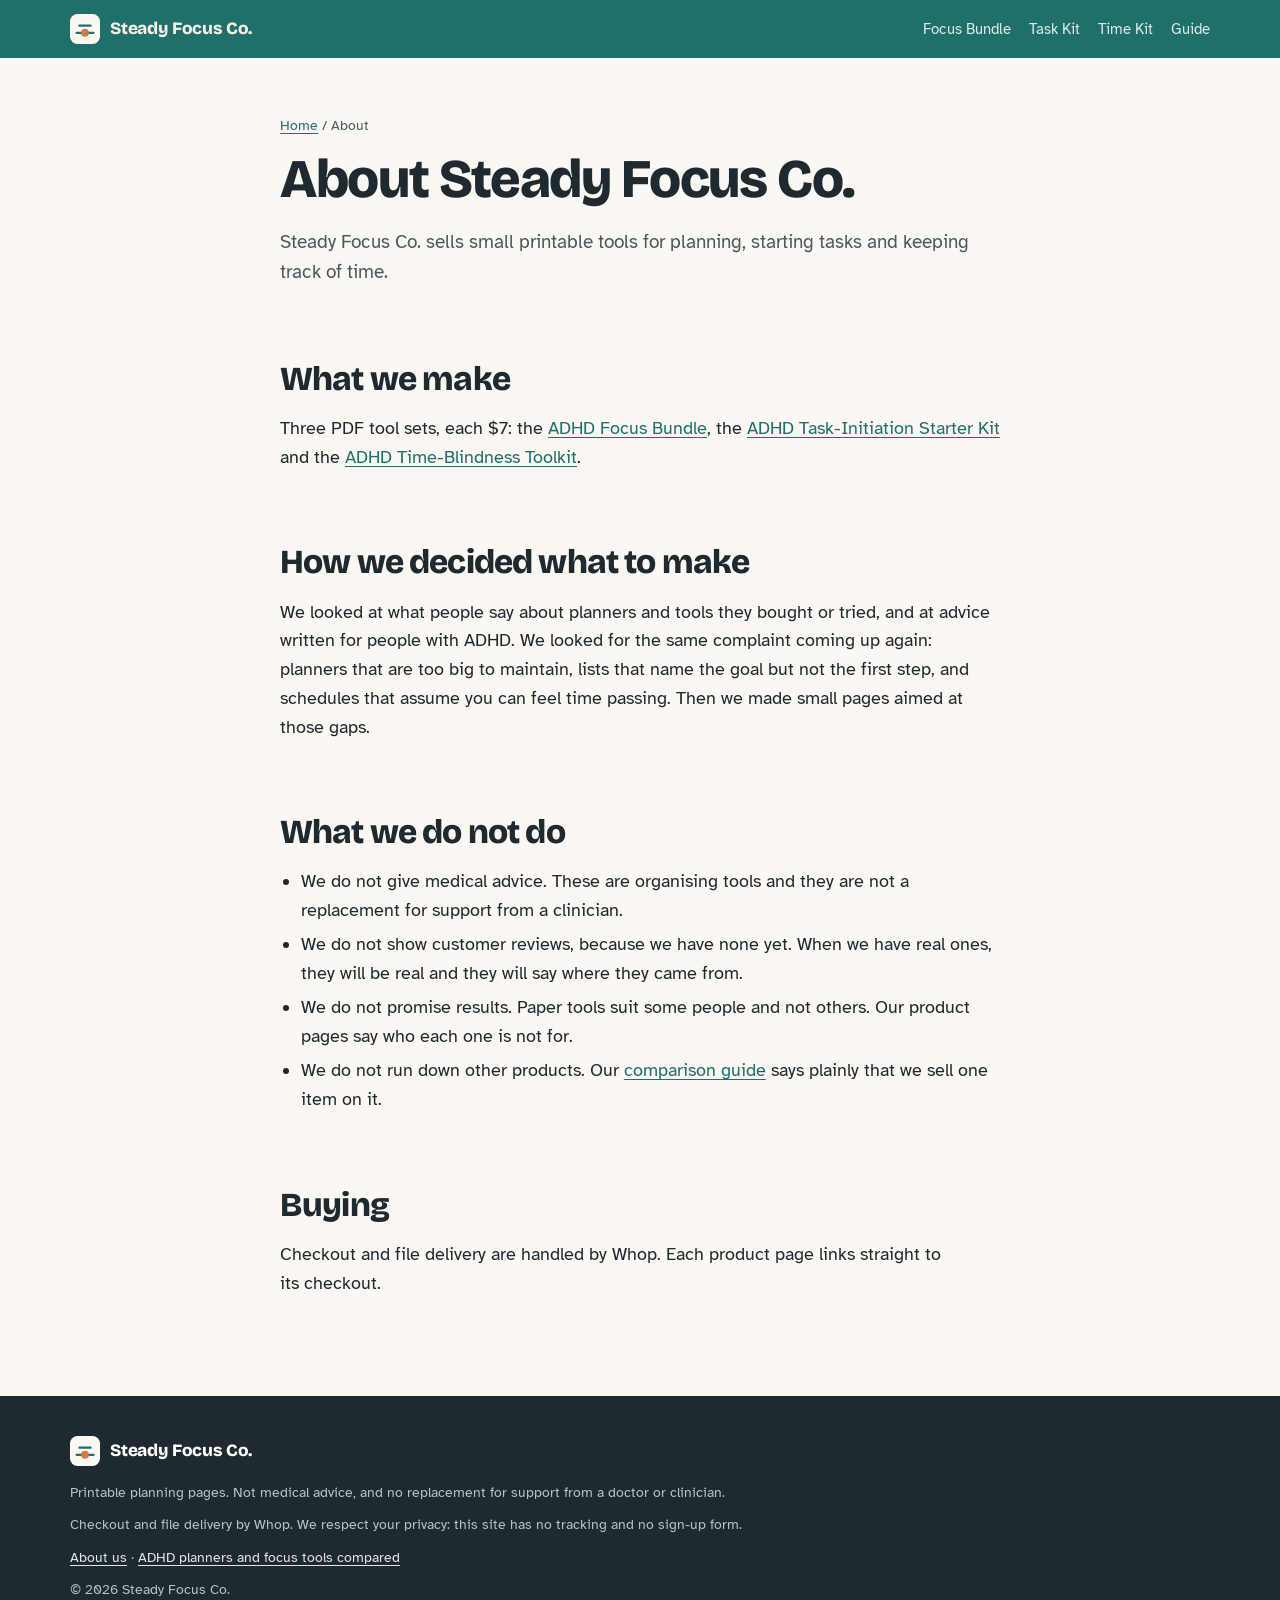
<file: about.html>
<!doctype html>
<html lang="en">
<head>
<meta charset="utf-8">
<meta name="viewport" content="width=device-width,initial-scale=1">
<title>About Steady Focus Co.: Small Printable Planning Tools</title>
<meta name="description" content="Steady Focus Co. makes small printable pages for planning, starting tasks and keeping track of time. What we make, how we chose it, and what we don&#x27;t do.">
<link rel="canonical" href="https://thassett618.github.io/steady-focus/about.html">
<meta name="theme-color" content="#1f6f6b">
<meta property="og:site_name" content="Steady Focus Co.">
<meta property="og:type" content="website">
<meta property="og:title" content="About Steady Focus Co.: Small Printable Planning Tools">
<meta property="og:description" content="Steady Focus Co. makes small printable pages for planning, starting tasks and keeping track of time. What we make, how we chose it, and what we don&#x27;t do.">
<meta property="og:url" content="https://thassett618.github.io/steady-focus/about.html">
<meta property="og:image" content="https://thassett618.github.io/steady-focus/img/og-about.jpg">
<meta property="og:image:width" content="1200"><meta property="og:image:height" content="630">
<meta property="og:image:alt" content="About Steady Focus Co.: Small Printable Planning Tools">
<meta name="twitter:image" content="https://thassett618.github.io/steady-focus/img/og-about.jpg">
<meta name="twitter:card" content="summary_large_image">
<link rel="icon" href="favicon.svg" type="image/svg+xml">
<link rel="apple-touch-icon" href="img/apple-touch-icon.png">
<link rel="preload" href="fonts/bricolage.woff2" as="font" type="font/woff2" crossorigin><link rel="preload" href="fonts/atkinson-400.woff2" as="font" type="font/woff2" crossorigin>
<link rel="stylesheet" href="style.css">
<script type="application/ld+json">[{"@context": "https://schema.org", "@type": "AboutPage", "name": "About Steady Focus Co.", "url": "https://thassett618.github.io/steady-focus/about.html"}]</script>
</head>
<body>
<header class="top"><div class="wrap"><a class="logo" href="index.html"><svg viewBox="0 0 32 32" aria-hidden="true"><rect width="32" height="32" rx="8" fill="#fbf8f3"/><path d="M7 20h18" stroke="#1f6f6b" stroke-width="2.4" stroke-linecap="round"/><circle cx="16" cy="20" r="4.2" fill="#d5794a"/><path d="M10 12.5h12" stroke="#1f6f6b" stroke-width="2.4" stroke-linecap="round"/></svg>Steady Focus Co.</a><nav aria-label="Main"><a href="index.html">Focus Bundle</a><a href="products/adhd-task-initiation-starter-kit.html">Task Kit</a><a href="products/adhd-time-blindness-toolkit.html">Time Kit</a><a href="guides/adhd-planner-and-focus-tools-compared.html">Guide</a></nav></div></header>
<main class="read"><div class="wrap narrow">

<p class="crumbs"><a href="index.html">Home</a> / About</p>
<h1>About Steady Focus Co.</h1>

<p class="lead">Steady Focus Co. sells small printable tools for planning, starting tasks and keeping track of time.</p>
<h2>What we make</h2>
<p>Three PDF tool sets, each $7: the <a href="index.html">ADHD Focus Bundle</a>, the <a href="products/adhd-task-initiation-starter-kit.html">ADHD Task-Initiation Starter Kit</a> and the <a href="products/adhd-time-blindness-toolkit.html">ADHD Time-Blindness Toolkit</a>.</p>
<h2>How we decided what to make</h2>
<p>We looked at what people say about planners and tools they bought or tried, and at advice written for people with ADHD. We looked for the same complaint coming up again: planners that are too big to maintain, lists that name the goal but not the first step, and schedules that assume you can feel time passing. Then we made small pages aimed at those gaps.</p>
<h2>What we do not do</h2>
<ul>
<li>We do not give medical advice. These are organising tools and they are not a replacement for support from a clinician.</li>
<li>We do not show customer reviews, because we have none yet. When we have real ones, they will be real and they will say where they came from.</li>
<li>We do not promise results. Paper tools suit some people and not others. Our product pages say who each one is not for.</li>
<li>We do not run down other products. Our <a href="guides/adhd-planner-and-focus-tools-compared.html">comparison guide</a> says plainly that we sell one item on it.</li>
</ul>
<h2>Buying</h2>
<p>Checkout and file delivery are handled by Whop. Each product page links straight to its checkout.</p>


</div></main>
<footer><div class="wrap">
<a class="logo" href="index.html"><svg viewBox="0 0 32 32" aria-hidden="true"><rect width="32" height="32" rx="8" fill="#fbf8f3"/><path d="M7 20h18" stroke="#1f6f6b" stroke-width="2.4" stroke-linecap="round"/><circle cx="16" cy="20" r="4.2" fill="#d5794a"/><path d="M10 12.5h12" stroke="#1f6f6b" stroke-width="2.4" stroke-linecap="round"/></svg>Steady Focus Co.</a>
<p>Printable planning pages. Not medical advice, and no replacement for support from a doctor or clinician.</p>
<p>Checkout and file delivery by Whop. We respect your privacy: this site has no tracking and no sign-up form.</p>
<p><a href="about.html">About us</a> · <a href="guides/adhd-planner-and-focus-tools-compared.html">ADHD planners and focus tools compared</a></p>
<p>&copy; 2026 Steady Focus Co.</p>
</div></footer>
</body>
</html>
</file>
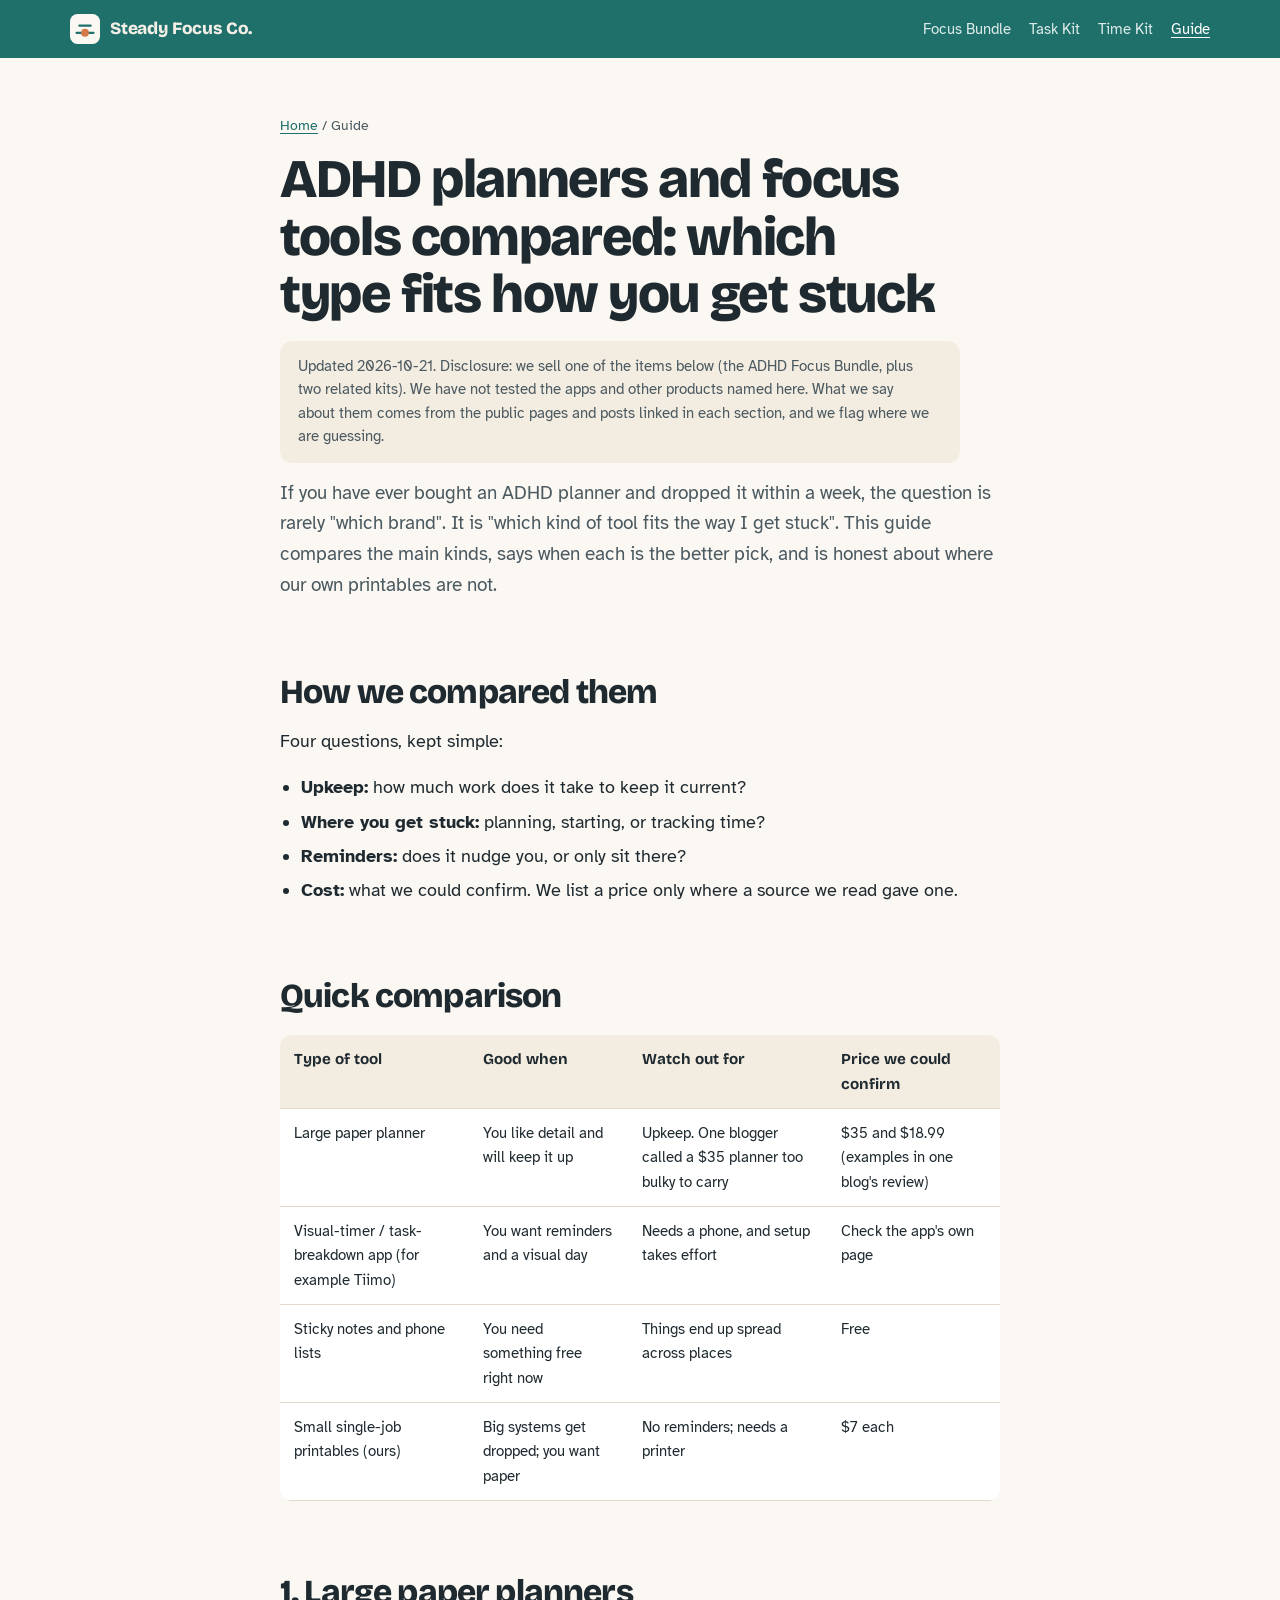
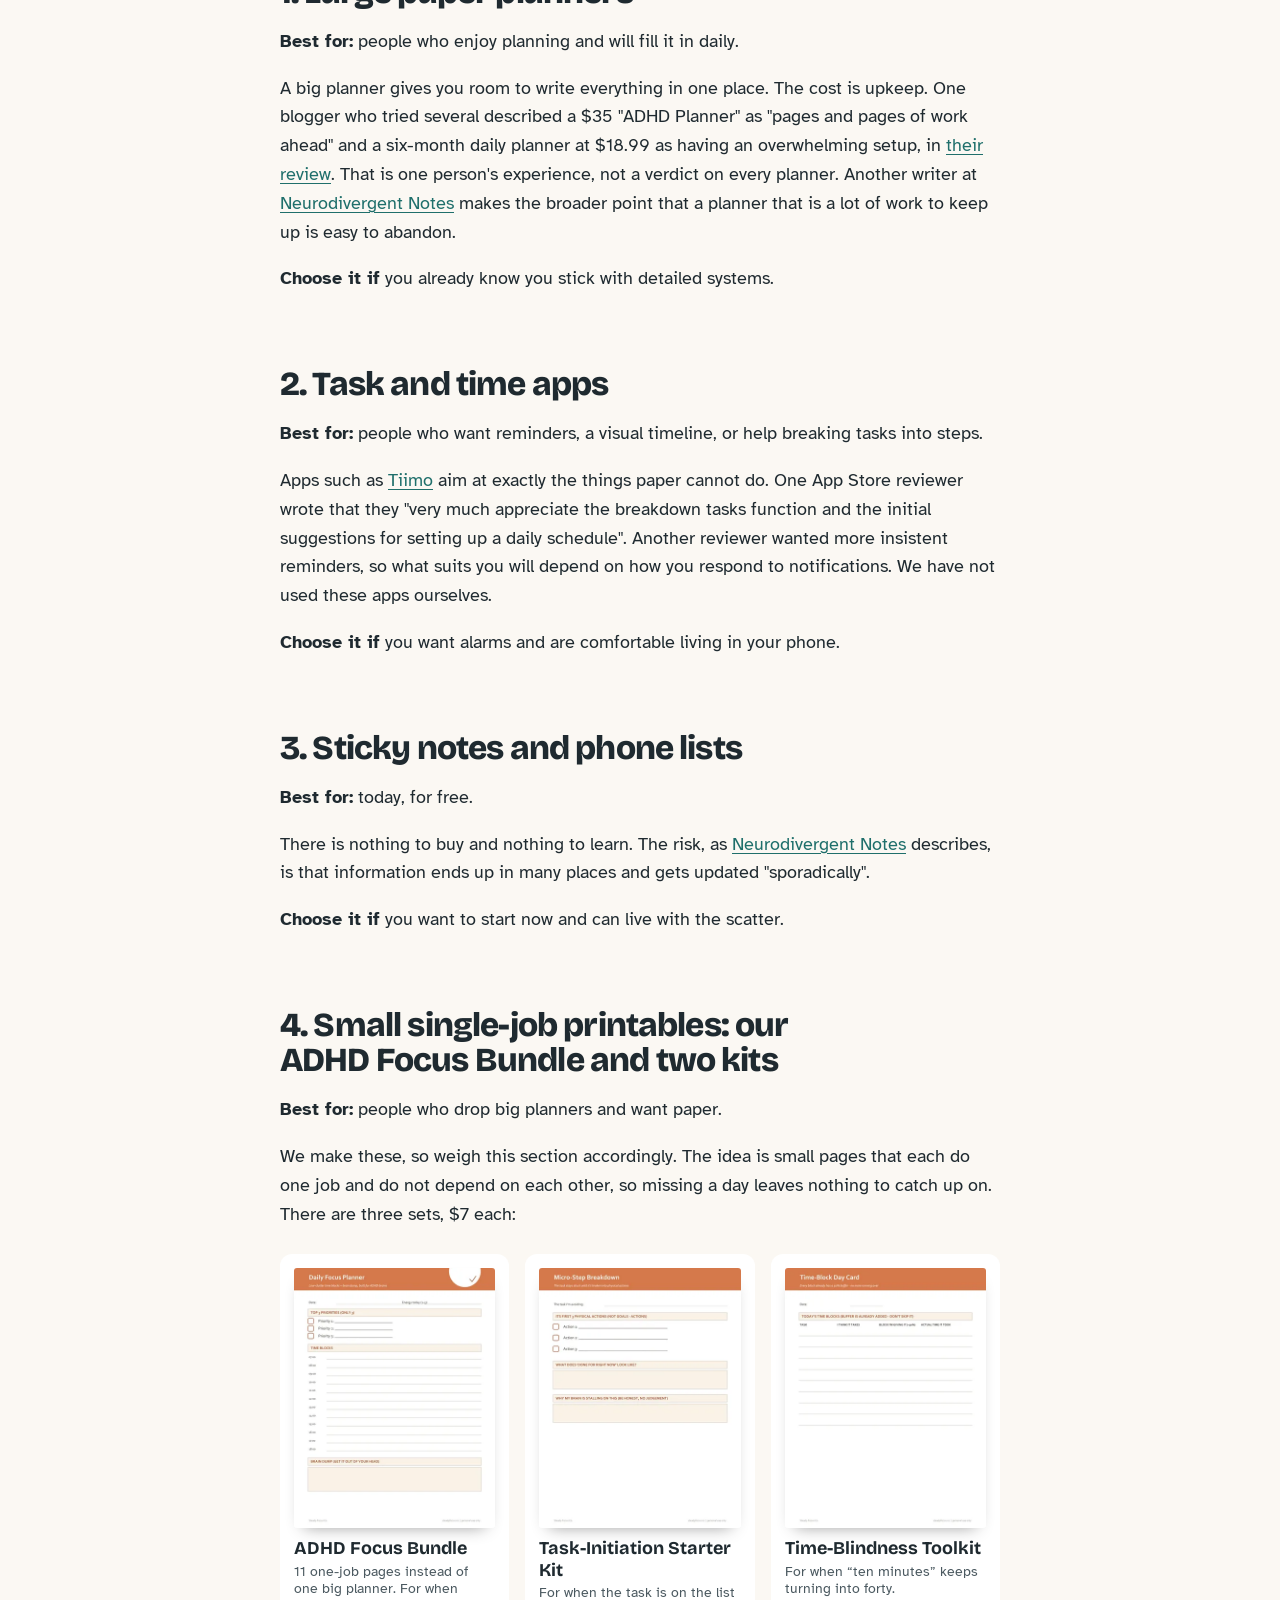
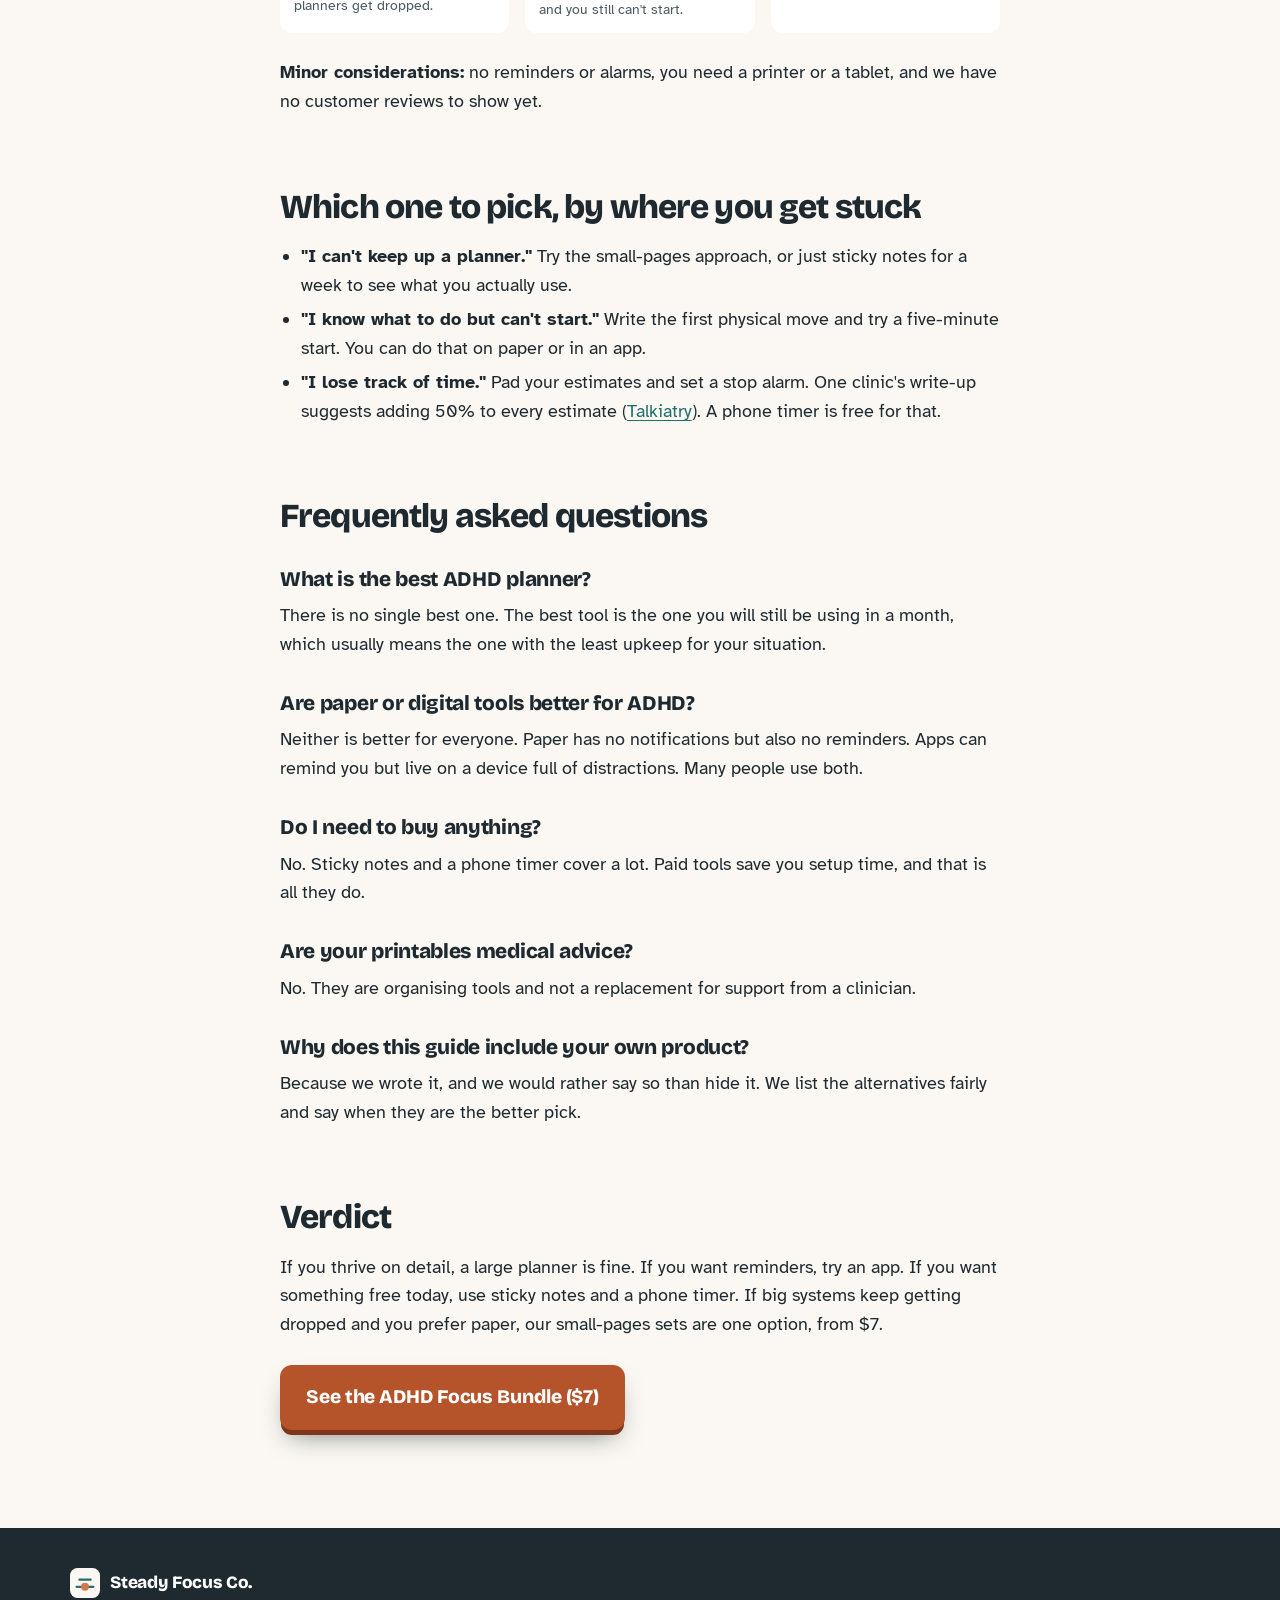
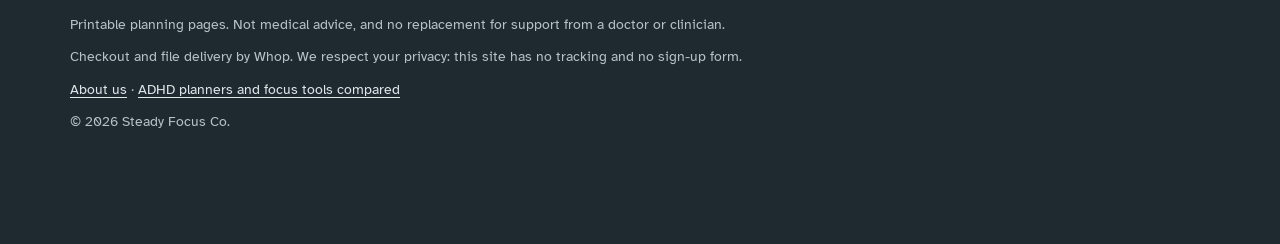
<file: guides/adhd-planner-and-focus-tools-compared.html>
<!doctype html>
<html lang="en">
<head>
<meta charset="utf-8">
<meta name="viewport" content="width=device-width,initial-scale=1">
<title>ADHD Planners and Focus Tools Compared: Which Type Fits You (2026)</title>
<meta name="description" content="A fair comparison of paper planners, apps, sticky notes and small printables for ADHD planning trouble. We sell one item on it and say so.">
<link rel="canonical" href="https://thassett618.github.io/steady-focus/guides/adhd-planner-and-focus-tools-compared.html">
<meta name="theme-color" content="#1f6f6b">
<meta property="og:site_name" content="Steady Focus Co.">
<meta property="og:type" content="article">
<meta property="og:title" content="ADHD Planners and Focus Tools Compared: Which Type Fits You (2026)">
<meta property="og:description" content="A fair comparison of paper planners, apps, sticky notes and small printables for ADHD planning trouble. We sell one item on it and say so.">
<meta property="og:url" content="https://thassett618.github.io/steady-focus/guides/adhd-planner-and-focus-tools-compared.html">
<meta property="og:image" content="https://thassett618.github.io/steady-focus/img/og-guide.jpg">
<meta property="og:image:width" content="1200"><meta property="og:image:height" content="630">
<meta property="og:image:alt" content="ADHD Planners and Focus Tools Compared: Which Type Fits You (2026)">
<meta name="twitter:image" content="https://thassett618.github.io/steady-focus/img/og-guide.jpg">
<meta name="twitter:card" content="summary_large_image">
<link rel="icon" href="../favicon.svg" type="image/svg+xml">
<link rel="apple-touch-icon" href="../img/apple-touch-icon.png">
<link rel="preload" href="../fonts/bricolage.woff2" as="font" type="font/woff2" crossorigin><link rel="preload" href="../fonts/atkinson-400.woff2" as="font" type="font/woff2" crossorigin>
<link rel="stylesheet" href="../style.css">
<script type="application/ld+json">[{"@context": "https://schema.org", "@type": "Article", "headline": "ADHD Planners and Focus Tools Compared: Which Type Fits How You Get Stuck", "datePublished": "2026-10-16", "dateModified": "2026-10-21", "image": "https://thassett618.github.io/steady-focus/img/og-focus-bundle.jpg", "author": {"@type": "Organization", "name": "Steady Focus Co.", "url": "https://thassett618.github.io/steady-focus/"}}, {"@context": "https://schema.org", "@type": "BreadcrumbList", "itemListElement": [{"@type": "ListItem", "position": 1, "name": "Home", "item": "https://thassett618.github.io/steady-focus/"}, {"@type": "ListItem", "position": 2, "name": "Guide", "item": "https://thassett618.github.io/steady-focus/guides/adhd-planner-and-focus-tools-compared.html"}]}]</script>
</head>
<body>
<header class="top"><div class="wrap"><a class="logo" href="../index.html"><svg viewBox="0 0 32 32" aria-hidden="true"><rect width="32" height="32" rx="8" fill="#fbf8f3"/><path d="M7 20h18" stroke="#1f6f6b" stroke-width="2.4" stroke-linecap="round"/><circle cx="16" cy="20" r="4.2" fill="#d5794a"/><path d="M10 12.5h12" stroke="#1f6f6b" stroke-width="2.4" stroke-linecap="round"/></svg>Steady Focus Co.</a><nav aria-label="Main"><a href="../index.html">Focus Bundle</a><a href="../products/adhd-task-initiation-starter-kit.html">Task Kit</a><a href="../products/adhd-time-blindness-toolkit.html">Time Kit</a><a href="../guides/adhd-planner-and-focus-tools-compared.html" aria-current="page">Guide</a></nav></div></header>
<main class="read"><div class="wrap narrow">

<p class="crumbs"><a href="../index.html">Home</a> / Guide</p>
<h1>ADHD planners and focus tools compared: which type fits how you get stuck</h1>

<p class="note">Updated 2026-10-21. Disclosure: we sell one of the items below (the ADHD Focus Bundle, plus two related kits). We have not tested the apps and other products named here. What we say about them comes from the public pages and posts linked in each section, and we flag where we are guessing.</p>
<p class="lead">If you have ever bought an ADHD planner and dropped it within a week, the question is rarely "which brand". It is "which kind of tool fits the way I get stuck". This guide compares the main kinds, says when each is the better pick, and is honest about where our own printables are not.</p>
<h2>How we compared them</h2>
<p>Four questions, kept simple:</p>
<ul><li><strong>Upkeep:</strong> how much work does it take to keep it current?</li><li><strong>Where you get stuck:</strong> planning, starting, or tracking time?</li><li><strong>Reminders:</strong> does it nudge you, or only sit there?</li><li><strong>Cost:</strong> what we could confirm. We list a price only where a source we read gave one.</li></ul>
<h2>Quick comparison</h2>
<div class="tablewrap"><table>
<tr><th>Type of tool</th><th>Good when</th><th>Watch out for</th><th>Price we could confirm</th></tr>
<tr><td>Large paper planner</td><td>You like detail and will keep it up</td><td>Upkeep. One blogger called a $35 planner too bulky to carry</td><td>$35 and $18.99 (examples in one blog's review)</td></tr>
<tr><td>Visual-timer / task-breakdown app (for example Tiimo)</td><td>You want reminders and a visual day</td><td>Needs a phone, and setup takes effort</td><td>Check the app's own page</td></tr>
<tr><td>Sticky notes and phone lists</td><td>You need something free right now</td><td>Things end up spread across places</td><td>Free</td></tr>
<tr><td>Small single-job printables (ours)</td><td>Big systems get dropped; you want paper</td><td>No reminders; needs a printer</td><td>$7 each</td></tr>
</table></div>
<h2>1. Large paper planners</h2>
<p><strong>Best for:</strong> people who enjoy planning and will fill it in daily.</p>
<p>A big planner gives you room to write everything in one place. The cost is upkeep. One blogger who tried several described a $35 "ADHD Planner" as "pages and pages of work ahead" and a six-month daily planner at $18.99 as having an overwhelming setup, in <a href="https://thelongclimb.substack.com/p/i-tried-some-adhd-planners" rel="noopener nofollow">their review</a>. That is one person's experience, not a verdict on every planner. Another writer at <a href="https://neurodivergentnotes.substack.com/p/why-adhders-fail-at-planning" rel="noopener nofollow">Neurodivergent Notes</a> makes the broader point that a planner that is a lot of work to keep up is easy to abandon.</p>
<p><strong>Choose it if</strong> you already know you stick with detailed systems.</p>
<h2>2. Task and time apps</h2>
<p><strong>Best for:</strong> people who want reminders, a visual timeline, or help breaking tasks into steps.</p>
<p>Apps such as <a href="https://apps.apple.com/us/app/tiimo-the-adhd-autism-app/id1480220328" rel="noopener nofollow">Tiimo</a> aim at exactly the things paper cannot do. One App Store reviewer wrote that they "very much appreciate the breakdown tasks function and the initial suggestions for setting up a daily schedule". Another reviewer wanted more insistent reminders, so what suits you will depend on how you respond to notifications. We have not used these apps ourselves.</p>
<p><strong>Choose it if</strong> you want alarms and are comfortable living in your phone.</p>
<h2>3. Sticky notes and phone lists</h2>
<p><strong>Best for:</strong> today, for free.</p>
<p>There is nothing to buy and nothing to learn. The risk, as <a href="https://neurodivergentnotes.substack.com/p/why-adhders-fail-at-planning" rel="noopener nofollow">Neurodivergent Notes</a> describes, is that information ends up in many places and gets updated "sporadically".</p>
<p><strong>Choose it if</strong> you want to start now and can live with the scatter.</p>
<h2>4. Small single-job printables: our ADHD Focus Bundle and two kits</h2>
<p><strong>Best for:</strong> people who drop big planners and want paper.</p>
<p>We make these, so weigh this section accordingly. The idea is small pages that each do one job and do not depend on each other, so missing a day leaves nothing to catch up on. There are three sets, $7 each:</p><div class="inline-kit"><a href="../index.html"><img src="../img/focus-daily-focus-planner-sm.webp" alt="" width="420" height="543" loading="lazy">ADHD Focus Bundle<span>11 one-job pages instead of one big planner. For when planners get dropped.</span></a><a href="../products/adhd-task-initiation-starter-kit.html"><img src="../img/task-micro-step-breakdown-sm.webp" alt="" width="420" height="543" loading="lazy">Task-Initiation Starter Kit<span>For when the task is on the list and you still can't start.</span></a><a href="../products/adhd-time-blindness-toolkit.html"><img src="../img/time-time-block-card-sm.webp" alt="" width="420" height="543" loading="lazy">Time-Blindness Toolkit<span>For when “ten minutes” keeps turning into forty.</span></a></div>
<p><strong>Minor considerations:</strong> no reminders or alarms, you need a printer or a tablet, and we have no customer reviews to show yet.</p>
<h2>Which one to pick, by where you get stuck</h2>
<ul>
<li><strong>"I can't keep up a planner."</strong> Try the small-pages approach, or just sticky notes for a week to see what you actually use.</li>
<li><strong>"I know what to do but can't start."</strong> Write the first physical move and try a five-minute start. You can do that on paper or in an app.</li>
<li><strong>"I lose track of time."</strong> Pad your estimates and set a stop alarm. One clinic's write-up suggests adding 50% to every estimate (<a href="https://www.talkiatry.com/blog/adhd-time-blindness" rel="noopener nofollow">Talkiatry</a>). A phone timer is free for that.</li>
</ul>
<h2>Frequently asked questions</h2>
<h3>What is the best ADHD planner?</h3>
<p>There is no single best one. The best tool is the one you will still be using in a month, which usually means the one with the least upkeep for your situation.</p>
<h3>Are paper or digital tools better for ADHD?</h3>
<p>Neither is better for everyone. Paper has no notifications but also no reminders. Apps can remind you but live on a device full of distractions. Many people use both.</p>
<h3>Do I need to buy anything?</h3>
<p>No. Sticky notes and a phone timer cover a lot. Paid tools save you setup time, and that is all they do.</p>
<h3>Are your printables medical advice?</h3>
<p>No. They are organising tools and not a replacement for support from a clinician.</p>
<h3>Why does this guide include your own product?</h3>
<p>Because we wrote it, and we would rather say so than hide it. We list the alternatives fairly and say when they are the better pick.</p>
<h2>Verdict</h2>
<p>If you thrive on detail, a large planner is fine. If you want reminders, try an app. If you want something free today, use sticky notes and a phone timer. If big systems keep getting dropped and you prefer paper, our small-pages sets are one option, from $7.</p>
<p><a class="btn" href="../index.html">See the ADHD Focus Bundle ($7)</a></p>


</div></main>
<footer><div class="wrap">
<a class="logo" href="../index.html"><svg viewBox="0 0 32 32" aria-hidden="true"><rect width="32" height="32" rx="8" fill="#fbf8f3"/><path d="M7 20h18" stroke="#1f6f6b" stroke-width="2.4" stroke-linecap="round"/><circle cx="16" cy="20" r="4.2" fill="#d5794a"/><path d="M10 12.5h12" stroke="#1f6f6b" stroke-width="2.4" stroke-linecap="round"/></svg>Steady Focus Co.</a>
<p>Printable planning pages. Not medical advice, and no replacement for support from a doctor or clinician.</p>
<p>Checkout and file delivery by Whop. We respect your privacy: this site has no tracking and no sign-up form.</p>
<p><a href="../about.html">About us</a> · <a href="../guides/adhd-planner-and-focus-tools-compared.html">ADHD planners and focus tools compared</a></p>
<p>&copy; 2026 Steady Focus Co.</p>
</div></footer>
</body>
</html>
</file>
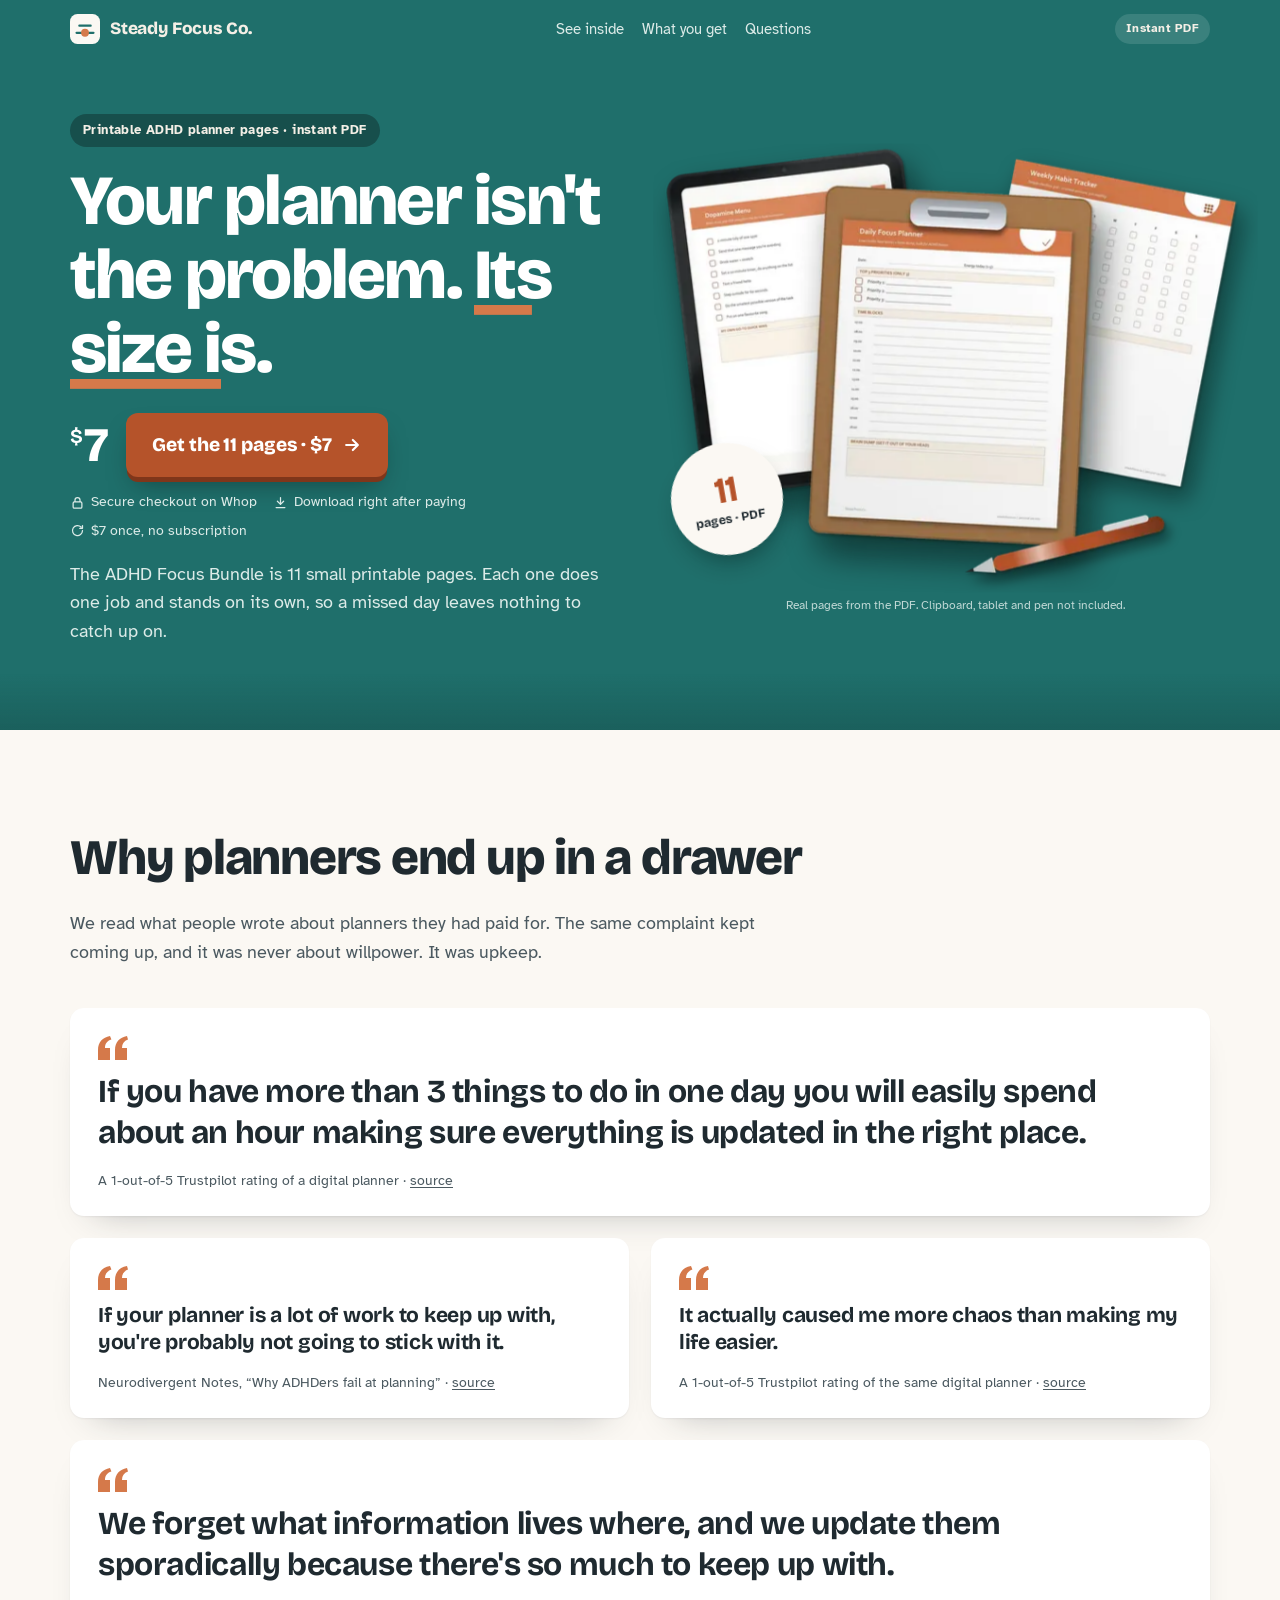
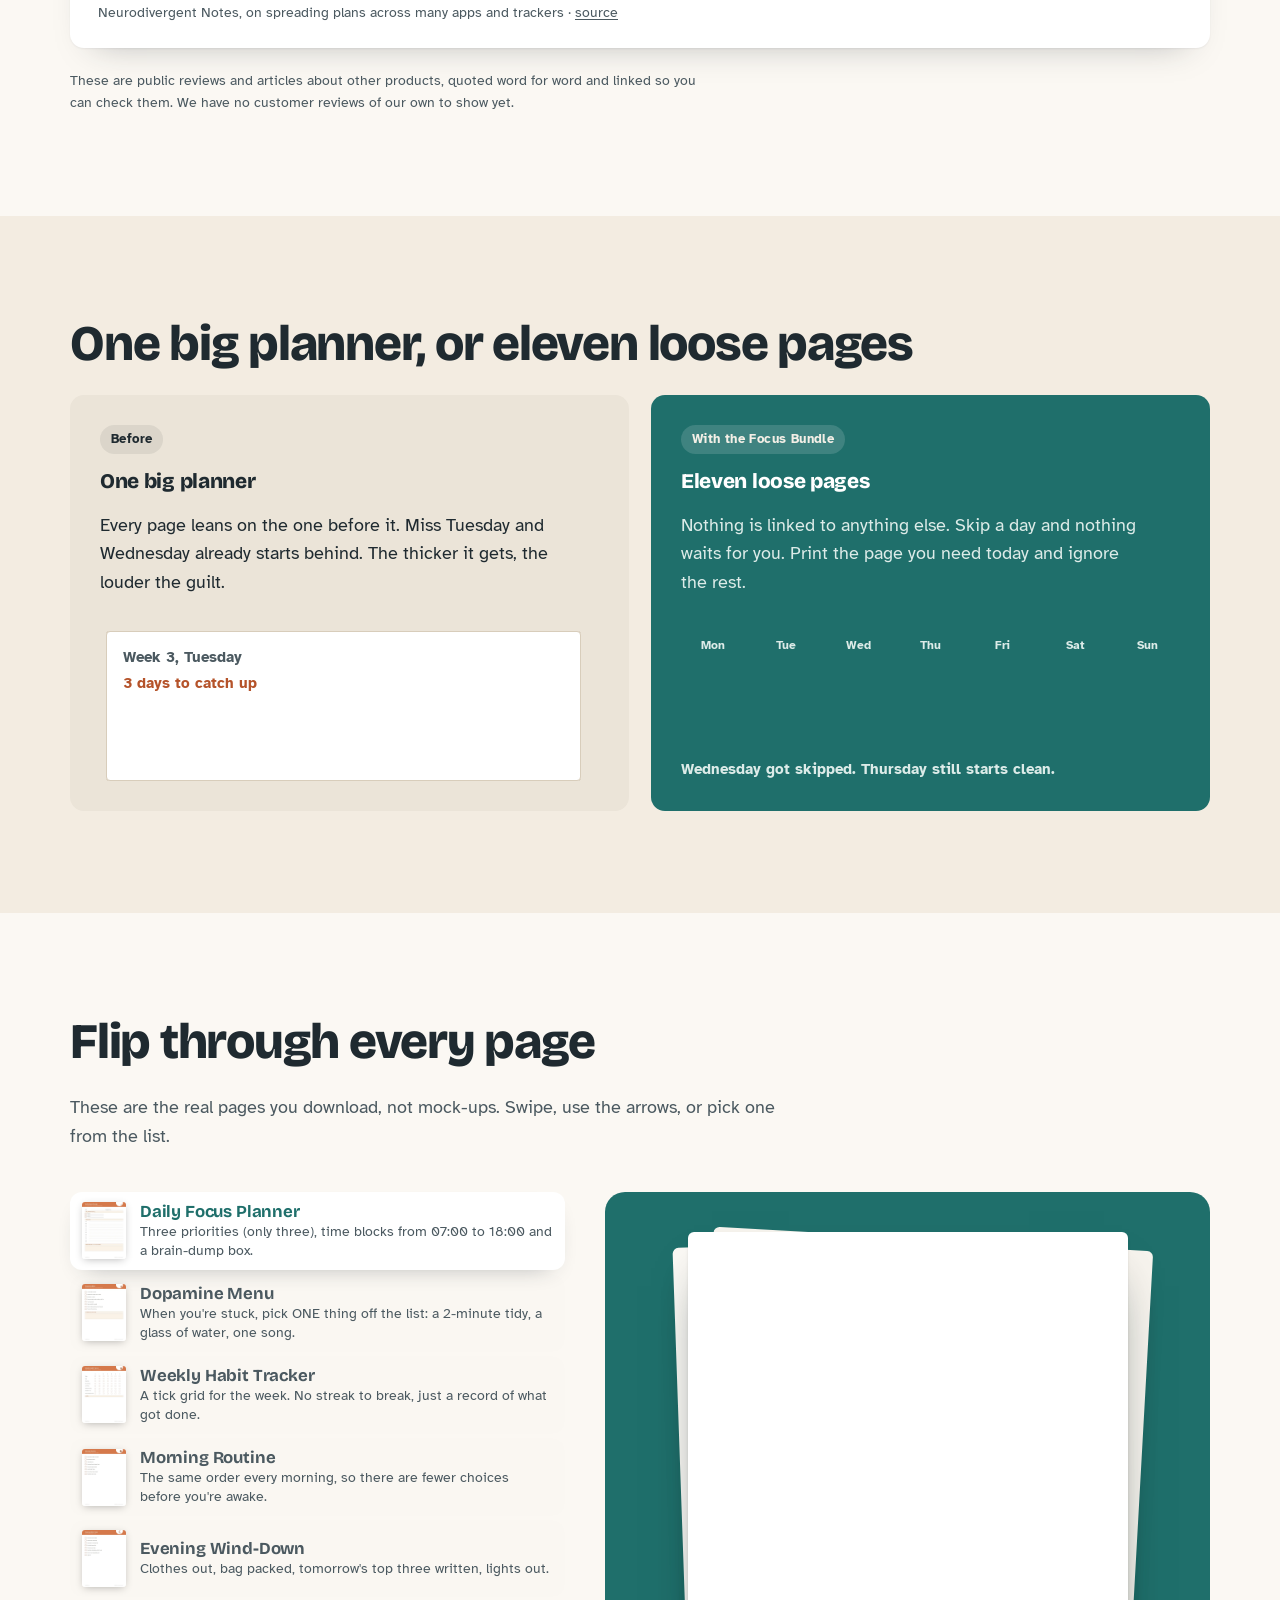
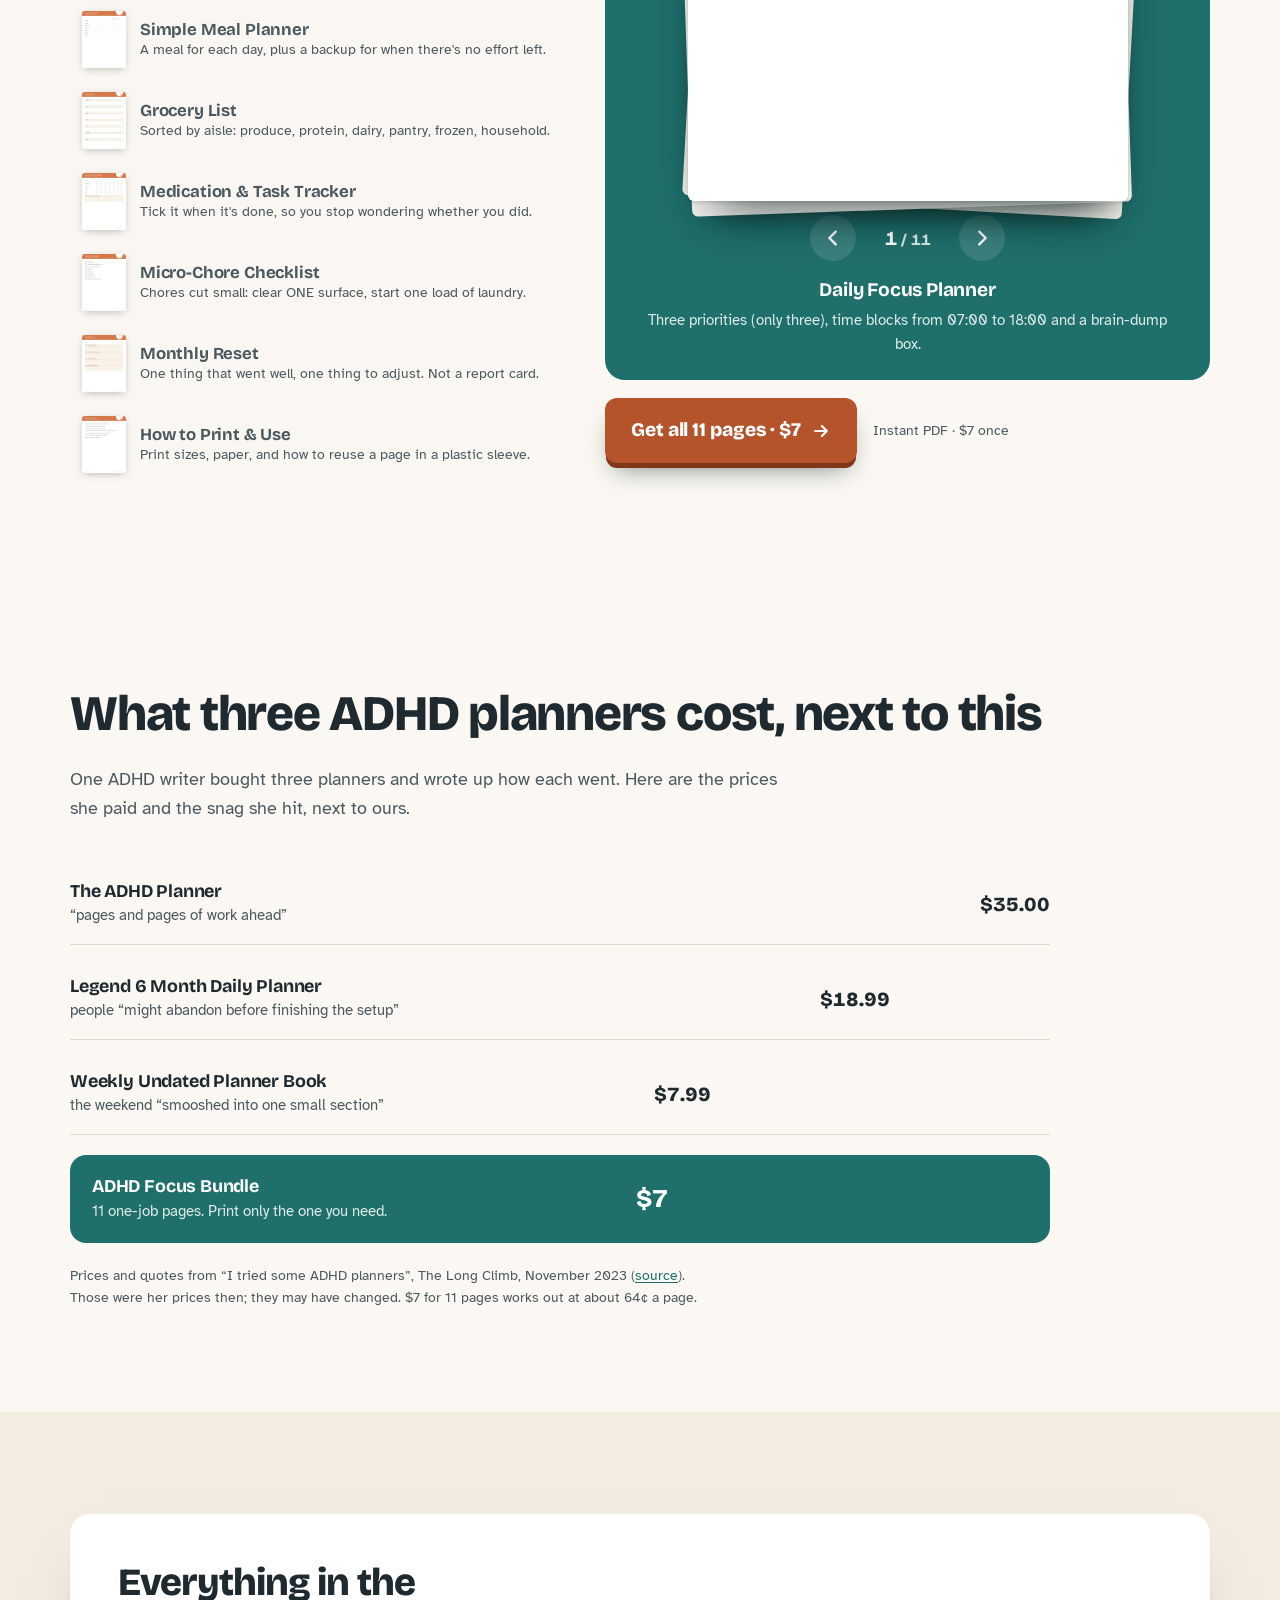
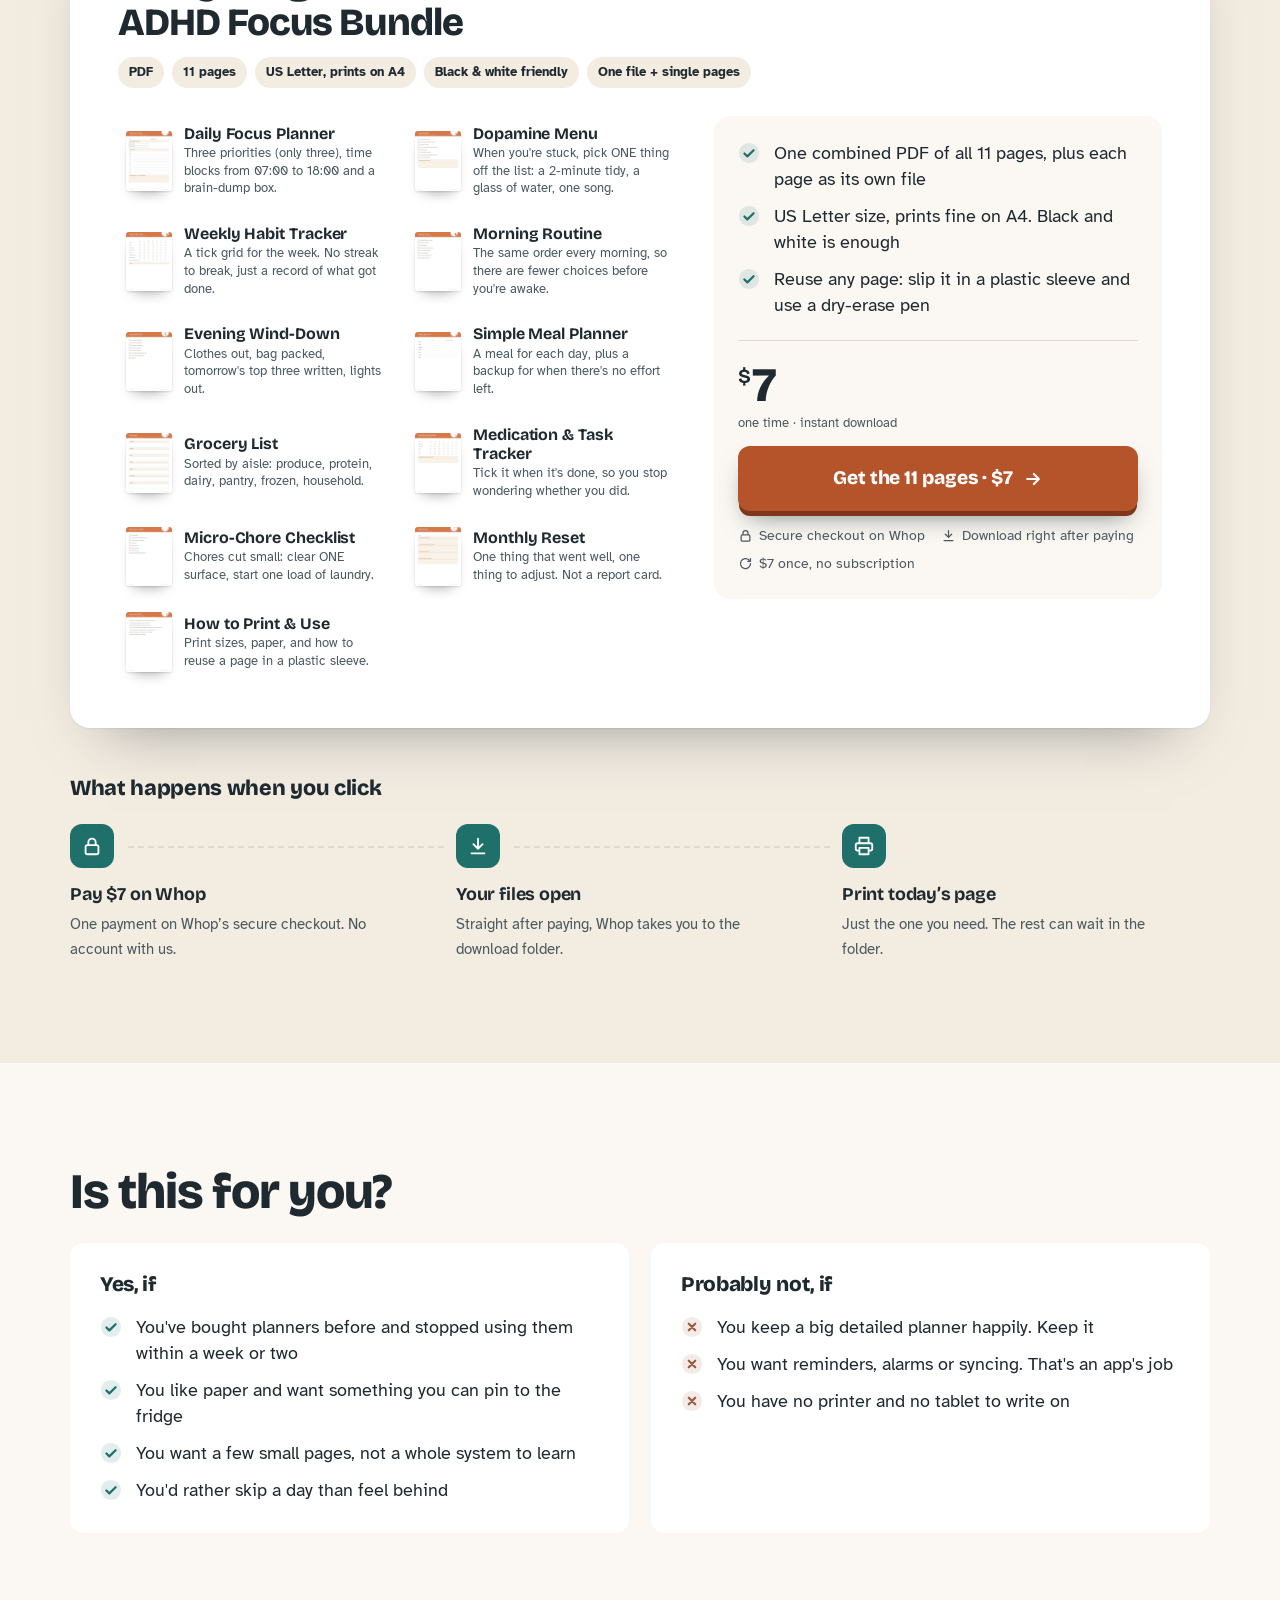
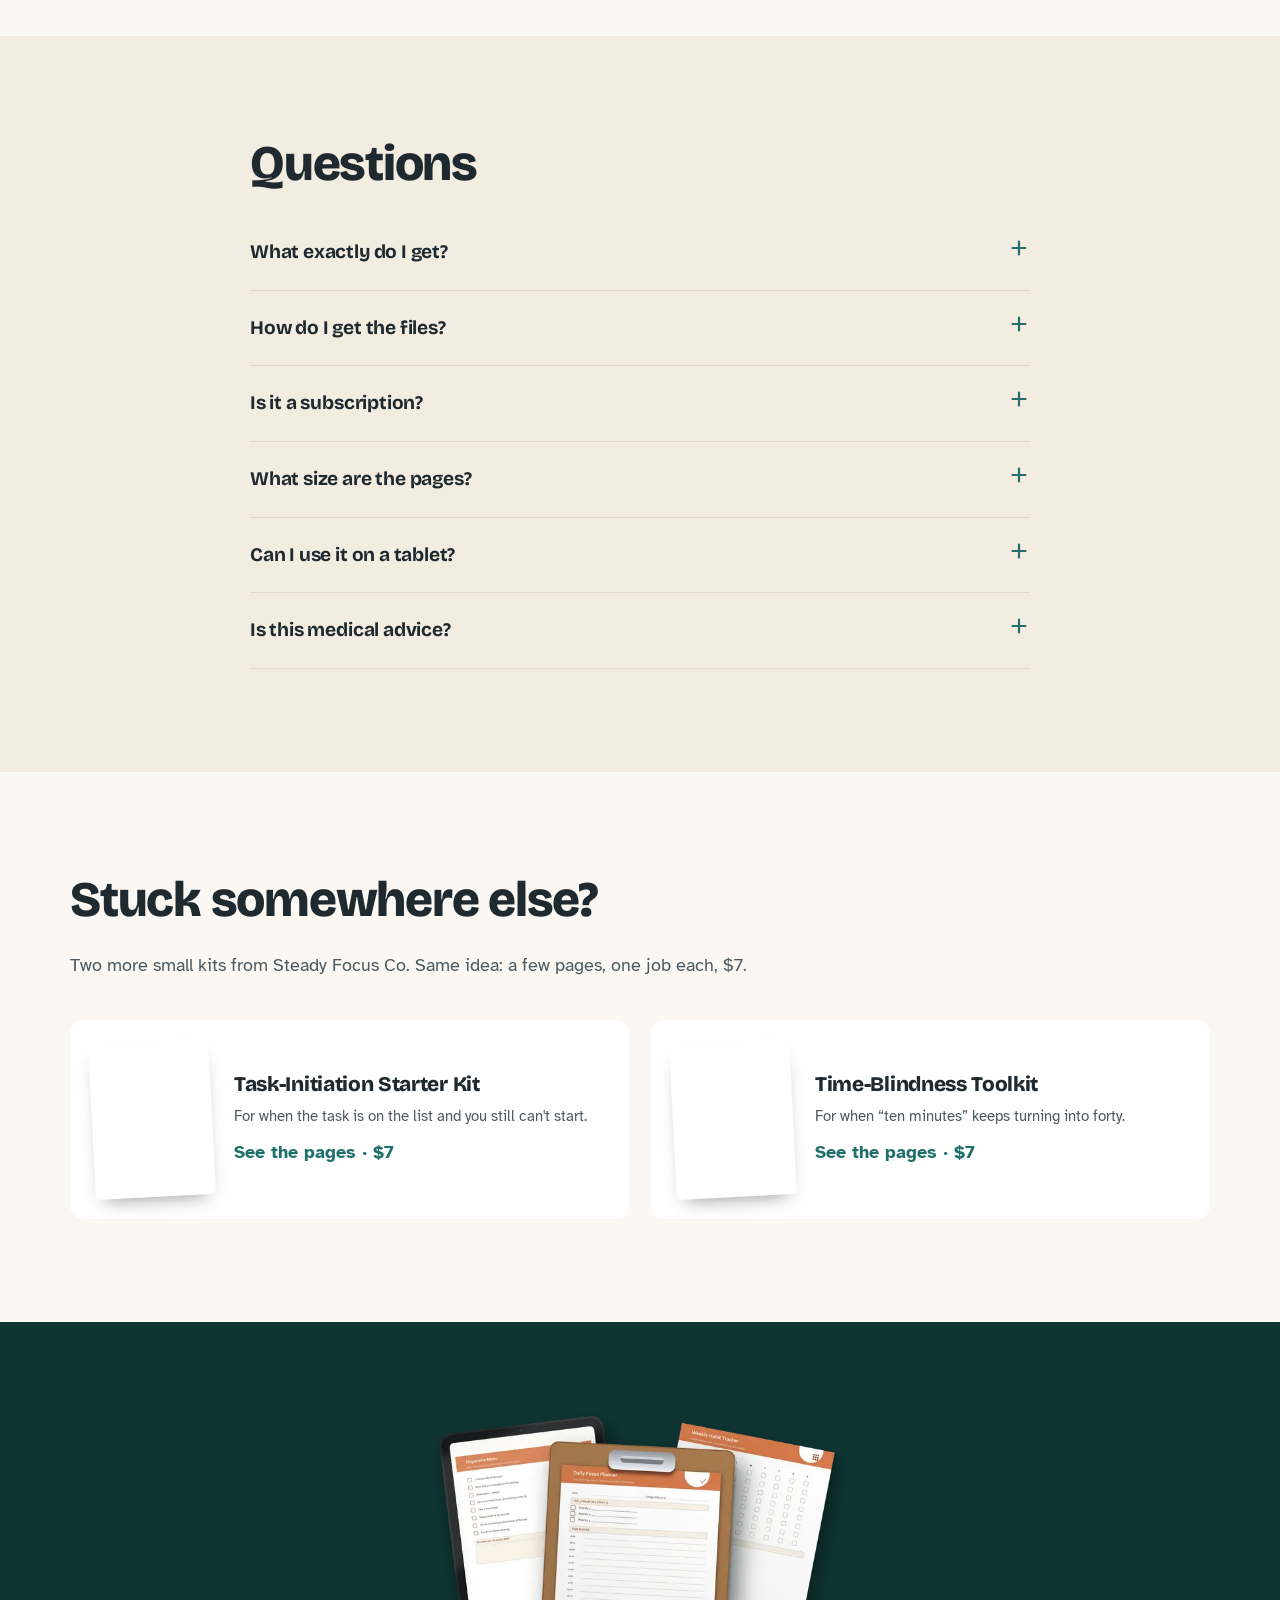
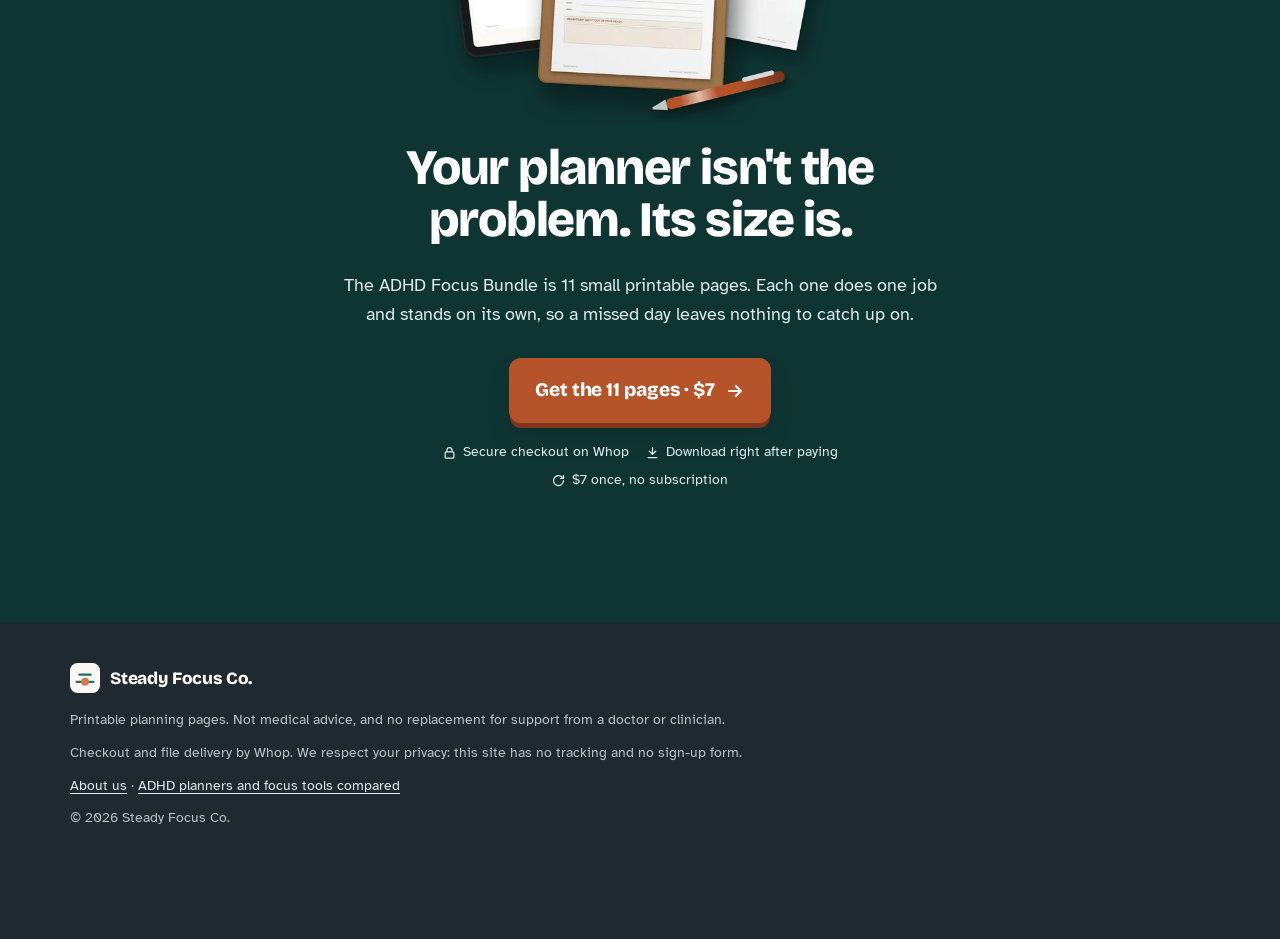
<file: products/adhd-focus-bundle.html>
<!doctype html>
<html lang="en"><head><meta charset="utf-8"><title>ADHD Focus Bundle | Steady Focus Co.</title>
<meta name="robots" content="noindex"><link rel="canonical" href="https://thassett618.github.io/steady-focus/">
<meta http-equiv="refresh" content="0; url=../index.html"></head>
<body><p>The ADHD Focus Bundle page has moved: <a href="../index.html">see it here</a>.</p></body></html>
</file>
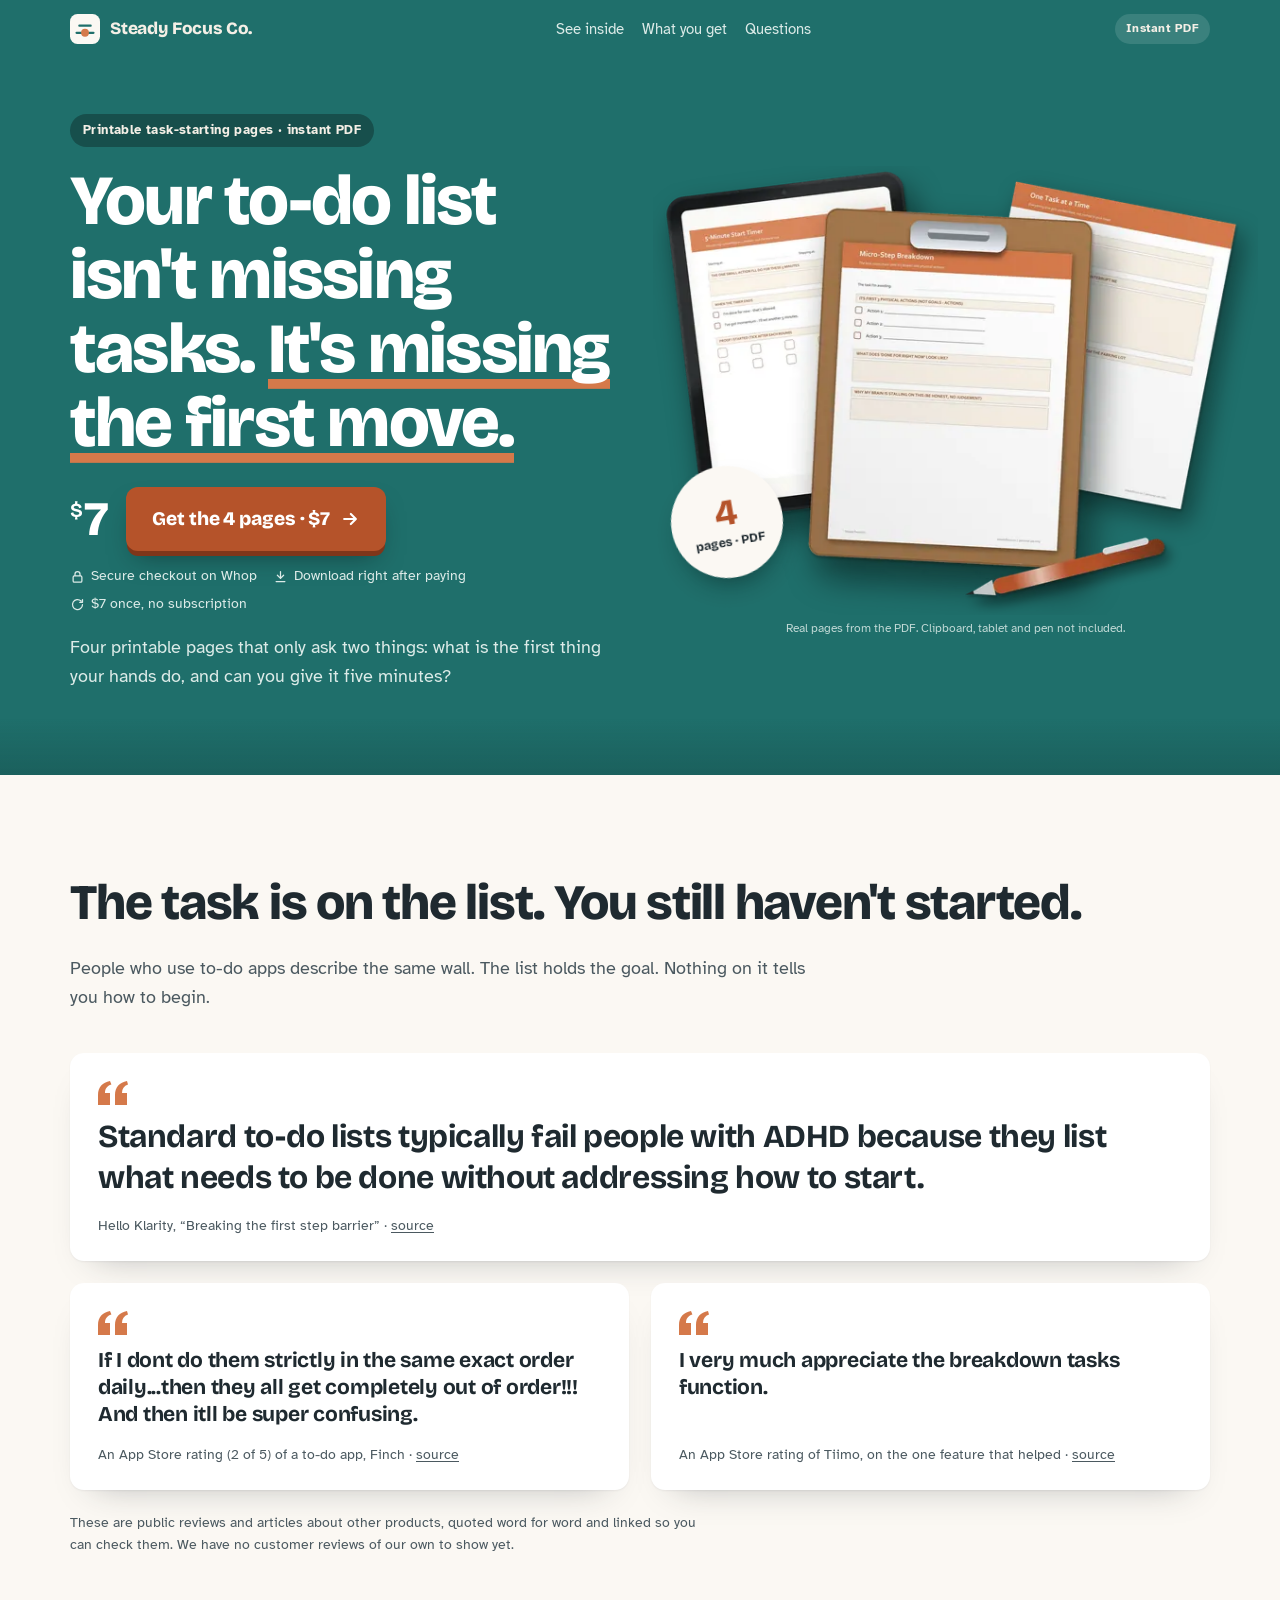
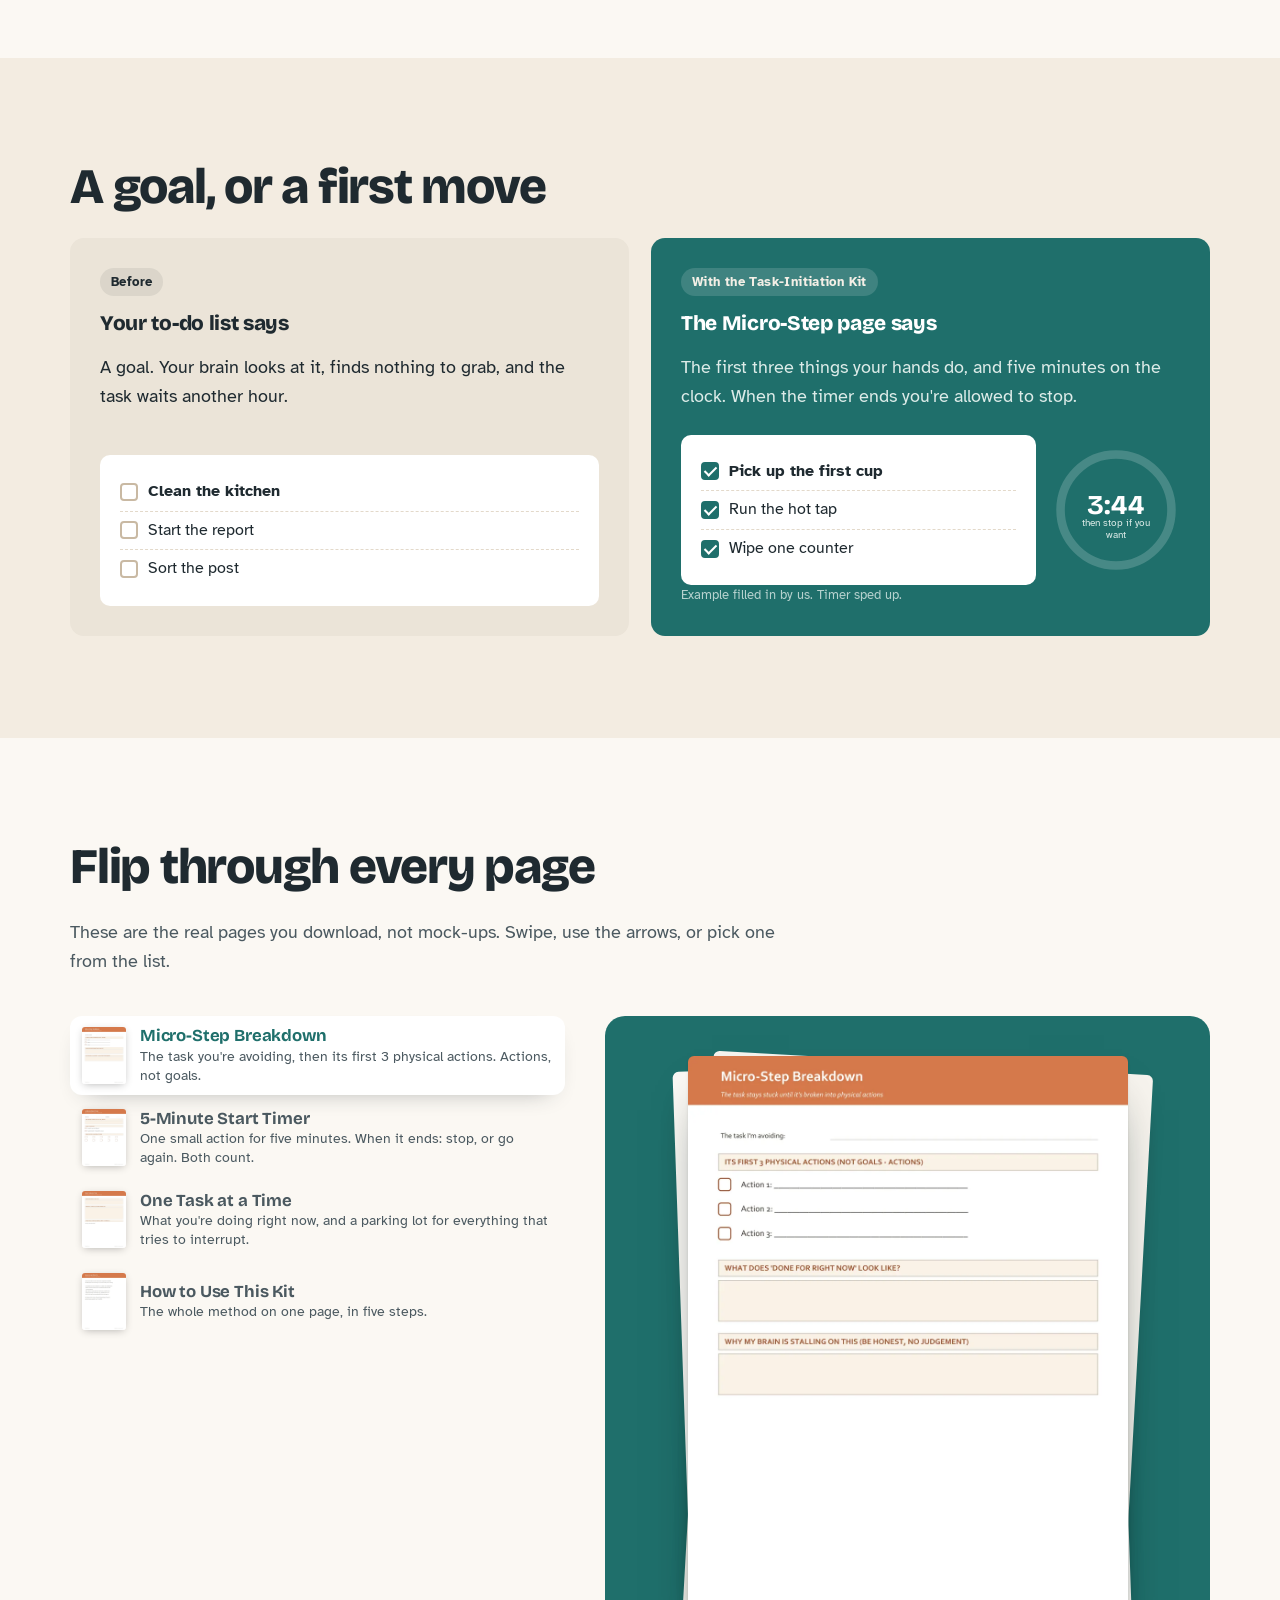
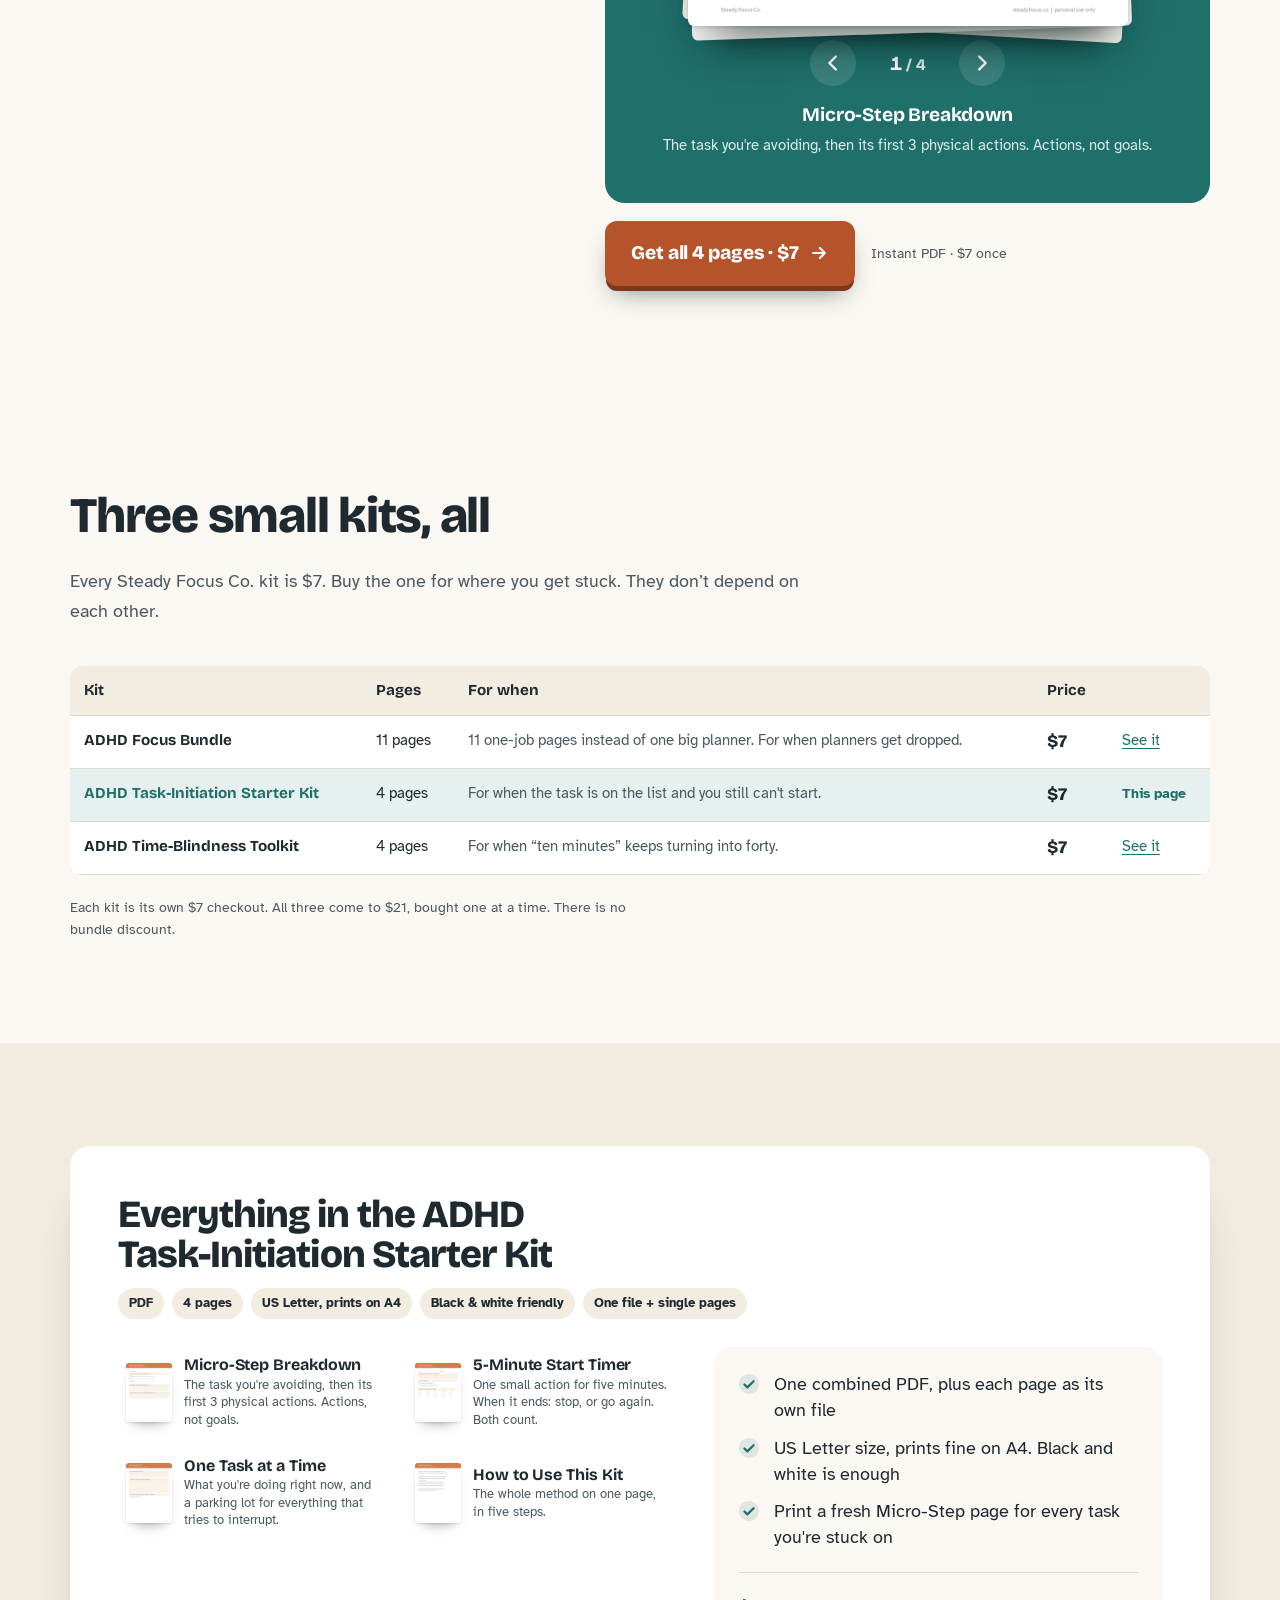
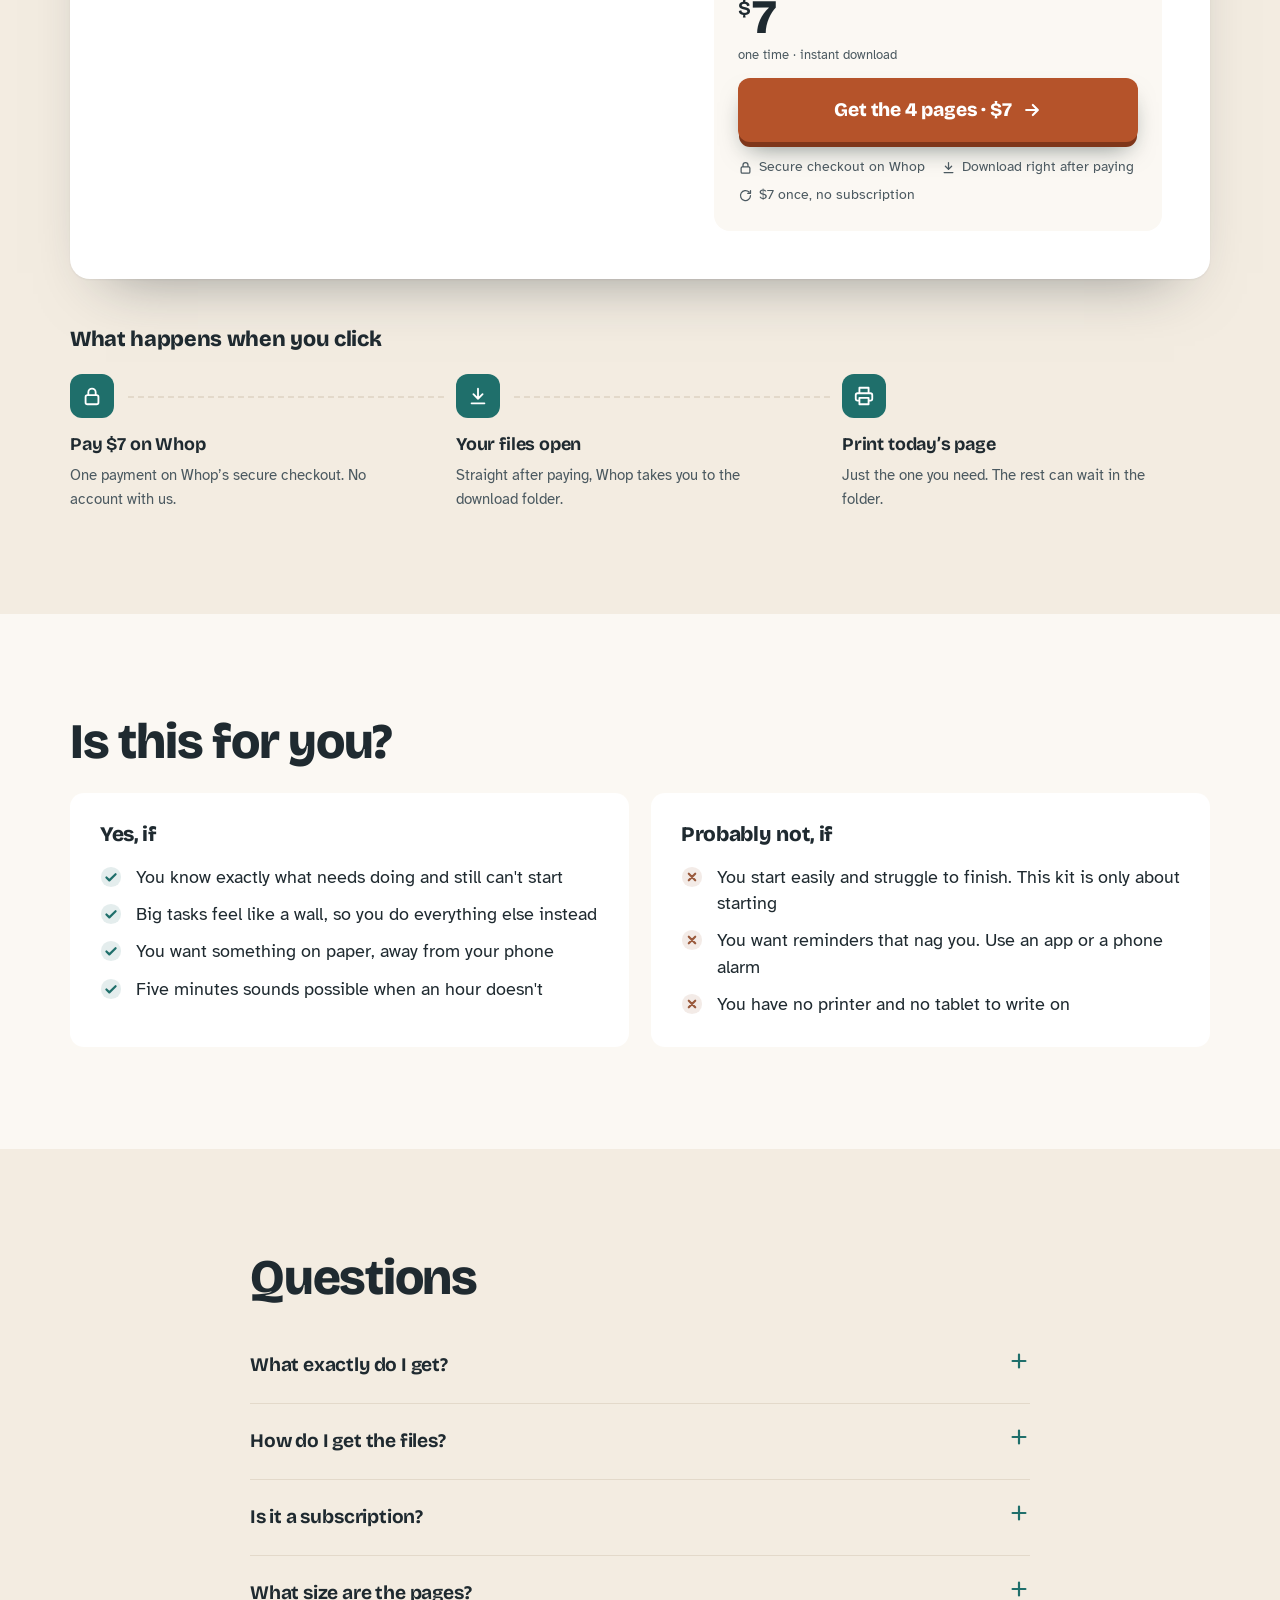
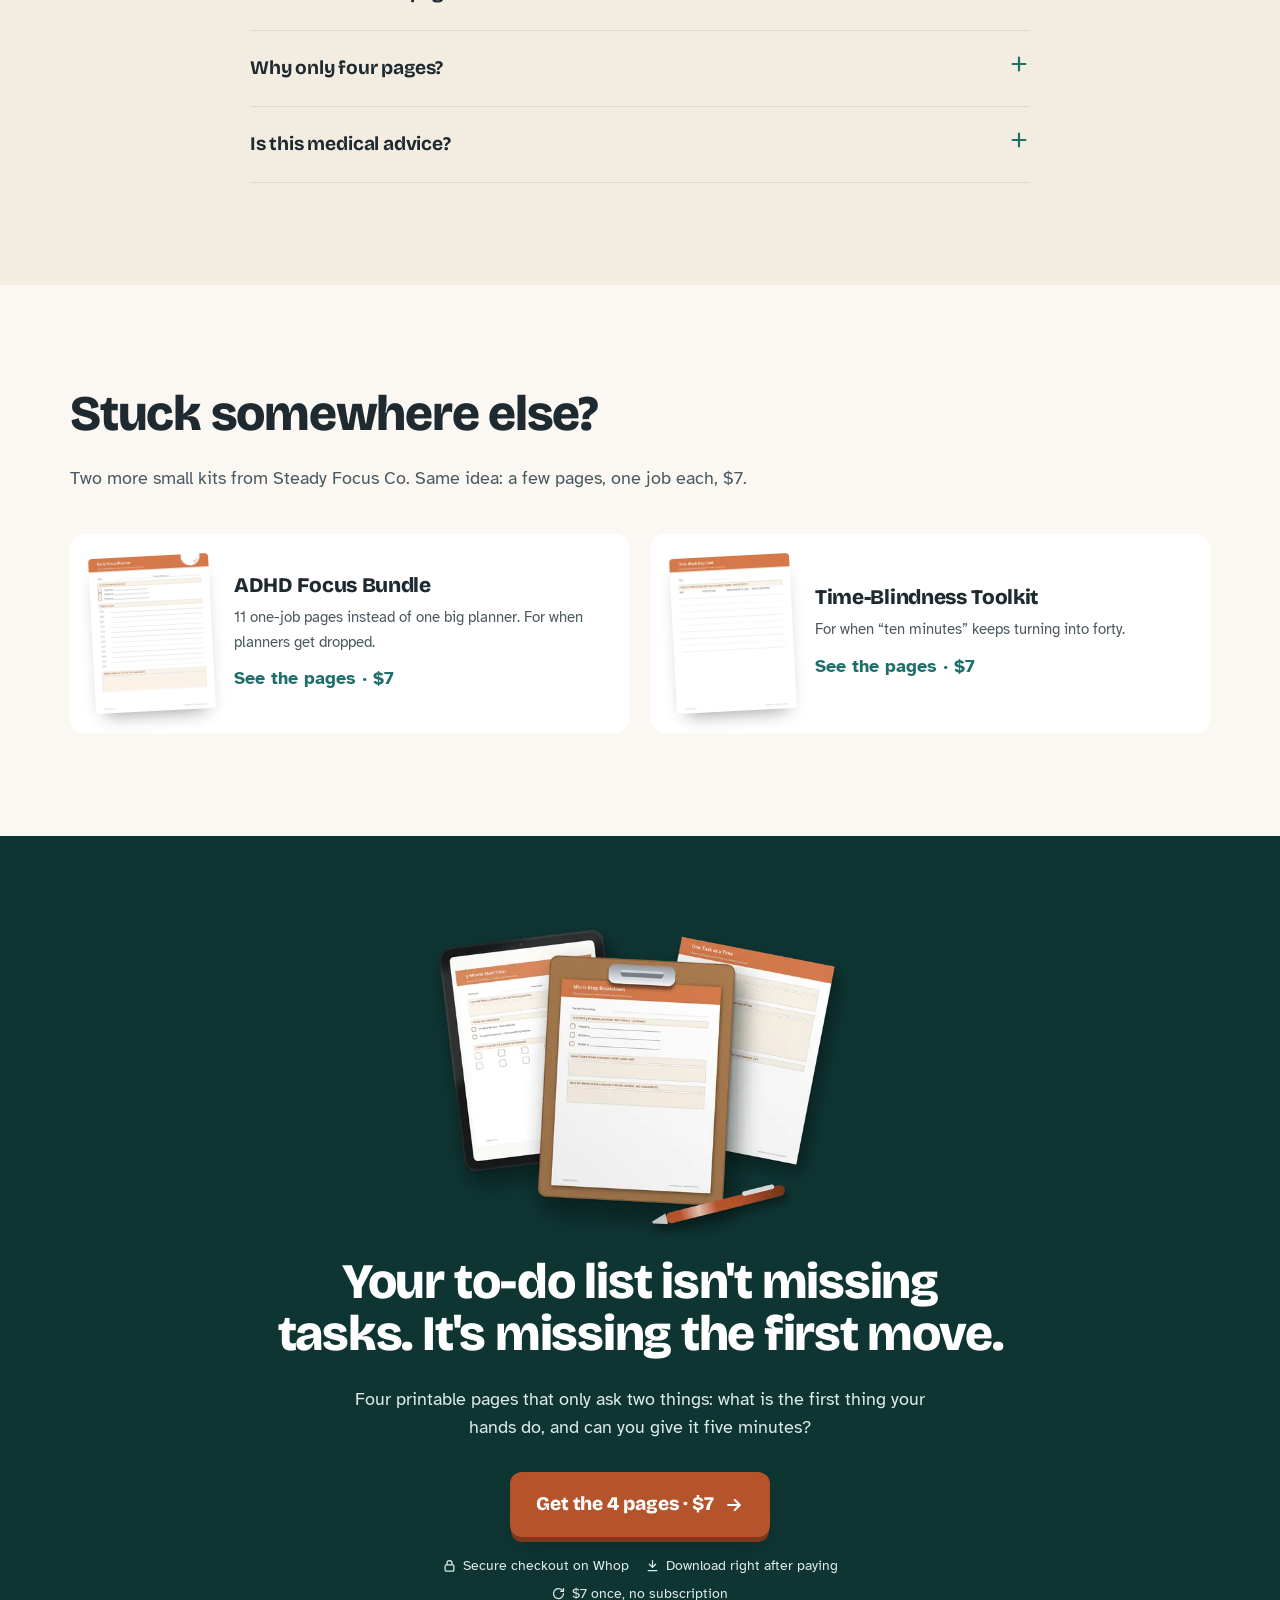
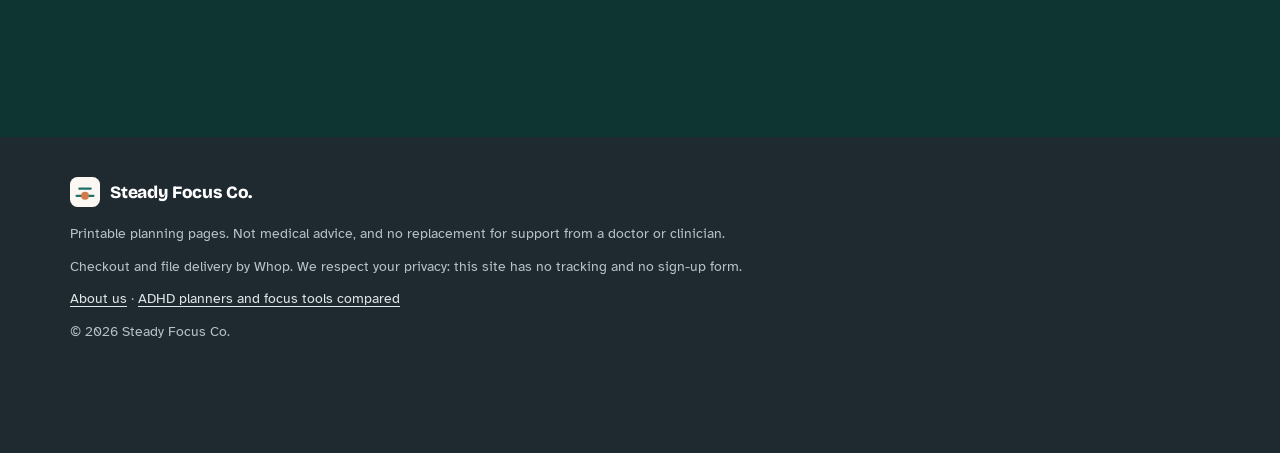
<file: products/adhd-task-initiation-starter-kit.html>
<!doctype html>
<html lang="en">
<head>
<meta charset="utf-8">
<meta name="viewport" content="width=device-width,initial-scale=1">
<title>ADHD Task-Initiation Starter Kit: Write the First Move, $7</title>
<meta name="description" content="Your to-do list isn&#x27;t missing tasks. It&#x27;s missing the first move. 4 printable pages built around the first physical action and a 5-minute start. $7 PDF.">
<link rel="canonical" href="https://thassett618.github.io/steady-focus/products/adhd-task-initiation-starter-kit.html">
<meta name="theme-color" content="#1f6f6b">
<meta property="og:site_name" content="Steady Focus Co.">
<meta property="og:type" content="product">
<meta property="og:title" content="ADHD Task-Initiation Starter Kit: Write the First Move, $7">
<meta property="og:description" content="Your to-do list isn&#x27;t missing tasks. It&#x27;s missing the first move. 4 printable pages built around the first physical action and a 5-minute start. $7 PDF.">
<meta property="og:url" content="https://thassett618.github.io/steady-focus/products/adhd-task-initiation-starter-kit.html">
<meta property="og:image" content="https://thassett618.github.io/steady-focus/img/og-task-kit.jpg">
<meta property="og:image:width" content="1200"><meta property="og:image:height" content="630">
<meta property="og:image:alt" content="ADHD Task-Initiation Starter Kit: Write the First Move, $7">
<meta name="twitter:image" content="https://thassett618.github.io/steady-focus/img/og-task-kit.jpg">
<meta name="twitter:card" content="summary_large_image">
<link rel="icon" href="../favicon.svg" type="image/svg+xml">
<link rel="apple-touch-icon" href="../img/apple-touch-icon.png">
<link rel="preload" href="../fonts/bricolage.woff2" as="font" type="font/woff2" crossorigin><link rel="preload" href="../fonts/atkinson-400.woff2" as="font" type="font/woff2" crossorigin>
<link rel="stylesheet" href="../style.css">
<script type="application/ld+json">[{"@context": "https://schema.org", "@type": "Product", "name": "ADHD Task-Initiation Starter Kit", "description": "Your to-do list isn't missing tasks. It's missing the first move. 4 printable pages built around the first physical action and a 5-minute start. $7 PDF.", "image": "https://thassett618.github.io/steady-focus/img/og-task-kit.jpg", "brand": {"@type": "Brand", "name": "Steady Focus Co."}, "offers": {"@type": "Offer", "price": "7.00", "priceCurrency": "USD", "url": "https://whop.com/checkout/plan_PmRQsptBQyqsA", "availability": "https://schema.org/InStock"}}, {"@context": "https://schema.org", "@type": "FAQPage", "mainEntity": [{"@type": "Question", "name": "What exactly do I get?", "acceptedAnswer": {"@type": "Answer", "text": "4 printable pages: Micro-Step Breakdown, 5-Minute Start Timer, One Task at a Time, and a how-to-use page. One combined PDF plus separate files."}}, {"@type": "Question", "name": "How do I get the files?", "acceptedAnswer": {"@type": "Answer", "text": "Checkout is on Whop. As soon as you've paid, you're taken to your download folder. Nothing is posted to you."}}, {"@type": "Question", "name": "Is it a subscription?", "acceptedAnswer": {"@type": "Answer", "text": "No. It's $7 once. There's no app and no account to set up with us."}}, {"@type": "Question", "name": "What size are the pages?", "acceptedAnswer": {"@type": "Answer", "text": "US Letter (8.5 × 11 in). They print fine on A4 at 100% / actual size, in black and white."}}, {"@type": "Question", "name": "Why only four pages?", "acceptedAnswer": {"@type": "Answer", "text": "Because the kit only does one job: getting you started. More pages would be more to keep up with."}}, {"@type": "Question", "name": "Is this medical advice?", "acceptedAnswer": {"@type": "Answer", "text": "No. These are planning pages. They don't replace support from a doctor or clinician."}}]}]</script>
</head>
<body>
<!-- Built from the Digital Product SOP: lander template assets/NoPopLander.html (structure) + prompts/page-01 (stack box, desktop side panel, mobile sticky bar). Copy: _sop/*.md (hook-01, hook-02, hook-03). -->
<header class="top"><div class="wrap"><a class="logo" href="../index.html"><svg viewBox="0 0 32 32" aria-hidden="true"><rect width="32" height="32" rx="8" fill="#fbf8f3"/><path d="M7 20h18" stroke="#1f6f6b" stroke-width="2.4" stroke-linecap="round"/><circle cx="16" cy="20" r="4.2" fill="#d5794a"/><path d="M10 12.5h12" stroke="#1f6f6b" stroke-width="2.4" stroke-linecap="round"/></svg>Steady Focus Co.</a><nav aria-label="On this page"><a href="#inside">See inside</a><a href="#get">What you get</a><a href="#faq">Questions</a></nav><span class="badge">Instant PDF</span></div></header>
<main>
<section class="hero" style="padding:0"><div class="wrap">
  <div class="hero-copy">
    <p class="pre">Printable task-starting pages · instant PDF</p>
    <h1>Your to-do list isn't missing tasks. <span class="mark">It's missing the first move.</span></h1>
  </div>
  <figure class="scene" id="fan"><img src="../img/scene-task.webp" srcset="../img/scene-task-sm.webp 640w, ../img/scene-task.webp 1269w" sizes="(max-width: 900px) 100vw, 640px" width="1269" height="941" fetchpriority="high" decoding="async" alt="The real Micro-Step Breakdown page on a clipboard, the 5-Minute Start Timer page on a tablet and a printed One Task at a Time page"><div class="sticker" aria-hidden="true"><b>4</b><span>pages · PDF</span></div><figcaption>Real pages from the PDF. Clipboard, tablet and pen not included.</figcaption></figure>
  <div class="buy" id="buy">
    <div class="price" aria-label="Price: 7 US dollars"><small>$</small>7<span class="sr"> US dollars</span></div>
    <a class="btn" href="https://whop.com/checkout/plan_PmRQsptBQyqsA" rel="noopener">Get the 4 pages · $7 <svg viewBox="0 0 24 24" fill="none" aria-hidden="true"><path d="M5 12h13M13 6l6 6-6 6" stroke="currentColor" stroke-width="2.6" stroke-linecap="round" stroke-linejoin="round"/></svg></a>
    <p class="secure"><span><svg viewBox="0 0 24 24" fill="none" aria-hidden="true"><rect x="5" y="11" width="14" height="10" rx="2" stroke="currentColor" stroke-width="2"/><path d="M8 11V8a4 4 0 018 0v3" stroke="currentColor" stroke-width="2"/></svg>Secure checkout on Whop</span><span><svg viewBox="0 0 24 24" fill="none" aria-hidden="true"><path d="M12 4v11M7 10l5 5 5-5M5 20h14" stroke="currentColor" stroke-width="2" stroke-linecap="round" stroke-linejoin="round"/></svg>Download right after paying</span><span><svg viewBox="0 0 24 24" fill="none" aria-hidden="true"><path d="M20 12a8 8 0 11-2.3-5.6M20 4v4.5h-4.5" stroke="currentColor" stroke-width="2" stroke-linecap="round" stroke-linejoin="round"/></svg>$7 once, no subscription</span></p>
  </div>
  <p class="hero-sub">Four printable pages that only ask two things: what is the first thing your hands do, and can you give it five minutes?</p>
</div></section>

<section><div class="wrap">
  <h2>The task is on the list. You still haven&#x27;t started.</h2>
  <p class="lede">People who use to-do apps describe the same wall. The list holds the goal. Nothing on it tells you how to begin.</p>
  <div class="quotes"><figure class="q wide"><svg viewBox="0 0 30 24" aria-hidden="true"><path fill="currentColor" d="M0 24V14C0 6 4.6 1.4 12 0l1.4 3.6C9 5 7 8 7 12h5v12H0zm17 0V14c0-8 4.6-12.6 12-14l1 3.6C26 5 24 8 24 12h5v12H17z"/></svg><blockquote>Standard to-do lists typically fail people with ADHD because they list what needs to be done without addressing how to start.</blockquote><figcaption>Hello Klarity, “Breaking the first step barrier” · <a href="https://www.helloklarity.com/post/breaking-the-first-step-barrier-how-micro-steps-can-help-adhd-brains-overcome-task-initiation-problems/" rel="noopener nofollow">source</a></figcaption></figure><figure class="q"><svg viewBox="0 0 30 24" aria-hidden="true"><path fill="currentColor" d="M0 24V14C0 6 4.6 1.4 12 0l1.4 3.6C9 5 7 8 7 12h5v12H0zm17 0V14c0-8 4.6-12.6 12-14l1 3.6C26 5 24 8 24 12h5v12H17z"/></svg><blockquote>If I dont do them strictly in the same exact order daily...then they all get completely out of order!!! And then itll be super confusing.</blockquote><figcaption>An App Store rating (2 of 5) of a to-do app, Finch · <a href="https://apps.apple.com/us/app/finch-self-care-pet/id1528595748" rel="noopener nofollow">source</a></figcaption></figure><figure class="q"><svg viewBox="0 0 30 24" aria-hidden="true"><path fill="currentColor" d="M0 24V14C0 6 4.6 1.4 12 0l1.4 3.6C9 5 7 8 7 12h5v12H0zm17 0V14c0-8 4.6-12.6 12-14l1 3.6C26 5 24 8 24 12h5v12H17z"/></svg><blockquote>I very much appreciate the breakdown tasks function.</blockquote><figcaption>An App Store rating of Tiimo, on the one feature that helped · <a href="https://apps.apple.com/us/app/tiimo-the-adhd-autism-app/id1480220328" rel="noopener nofollow">source</a></figcaption></figure></div>
  <p class="fine">These are public reviews and articles about other products, quoted word for word and linked so you can check them. We have no customer reviews of our own to show yet.</p>
</div></section>

<section class="sand"><div class="wrap">
  <h2>A goal, or a first move</h2>
  <div class="vs">
    <div class="side old"><span class="tag">Before</span><h3>Your to-do list says</h3><p>A goal. Your brain looks at it, finds nothing to grab, and the task waits another hour.</p><div class="demo"><ul class="listcard" aria-hidden="true"><li><span class="box"></span><span class="stuck">Clean the kitchen</span></li><li><span class="box"></span>Start the report</li><li><span class="box"></span>Sort the post</li></ul></div></div>
    <div class="side new"><span class="tag">With the Task-Initiation Kit</span><h3>The Micro-Step page says</h3><p>The first three things your hands do, and five minutes on the clock. When the timer ends you&#x27;re allowed to stop.</p><div class="demo"><div class="startdemo" data-anim aria-hidden="true"><ul class="listcard ticks"><li style="--i:0"><span class="box"></span><span class="stuck">Pick up the first cup</span></li><li style="--i:1"><span class="box"></span>Run the hot tap</li><li style="--i:2"><span class="box"></span>Wipe one counter</li></ul><div class="timer"><svg viewBox="0 0 120 120"><circle cx="60" cy="60" r="52"/><circle class="run" cx="60" cy="60" r="52"/></svg><b data-clock="300">5:00</b><small>then stop if you want</small></div></div><p class="example">Example filled in by us. Timer sped up.</p></div></div>
  </div>
</div></section>

<section id="inside" class="inside"><div class="wrap">
  <h2>Flip through every page</h2>
  <p class="lede">These are the real pages you download, not mock-ups. Swipe, use the arrows, or pick one from the list.</p>
  <div class="viewer">
    <div class="tabs" role="tablist" aria-label="Pages in the ADHD Task-Initiation Starter Kit"><button class="tab" role="tab" aria-selected="true" aria-controls="stage" data-src="../img/task-micro-step-breakdown.webp" data-alt="Micro-Step Breakdown page" data-cap="The task you&#x27;re avoiding, then its first 3 physical actions. Actions, not goals."><img src="../img/task-micro-step-breakdown-sm.webp" alt="" width="420" height="543" loading="lazy"><span class="tt"><strong>Micro-Step Breakdown</strong><span>The task you&#x27;re avoiding, then its first 3 physical actions. Actions, not goals.</span></span></button><button class="tab" role="tab" aria-selected="false" aria-controls="stage" data-src="../img/task-five-minute-start-timer.webp" data-alt="5-Minute Start Timer page" data-cap="One small action for five minutes. When it ends: stop, or go again. Both count."><img src="../img/task-five-minute-start-timer-sm.webp" alt="" width="420" height="543" loading="lazy"><span class="tt"><strong>5-Minute Start Timer</strong><span>One small action for five minutes. When it ends: stop, or go again. Both count.</span></span></button><button class="tab" role="tab" aria-selected="false" aria-controls="stage" data-src="../img/task-one-task-at-a-time.webp" data-alt="One Task at a Time page" data-cap="What you&#x27;re doing right now, and a parking lot for everything that tries to interrupt."><img src="../img/task-one-task-at-a-time-sm.webp" alt="" width="420" height="543" loading="lazy"><span class="tt"><strong>One Task at a Time</strong><span>What you&#x27;re doing right now, and a parking lot for everything that tries to interrupt.</span></span></button><button class="tab" role="tab" aria-selected="false" aria-controls="stage" data-src="../img/task-how-to-use.webp" data-alt="How to Use This Kit page" data-cap="The whole method on one page, in five steps."><img src="../img/task-how-to-use-sm.webp" alt="" width="420" height="543" loading="lazy"><span class="tt"><strong>How to Use This Kit</strong><span>The whole method on one page, in five steps.</span></span></button></div>
    <div class="flip">
      <figure class="stage" id="stage" role="tabpanel">
        <div class="sheets" id="sheets"><img id="stage-img" src="../img/task-micro-step-breakdown.webp" alt="Micro-Step Breakdown page" width="960" height="1242" loading="lazy" decoding="async"></div>
        <div class="flipnav">
          <button type="button" class="fbtn" id="prev" aria-label="Previous page"><svg viewBox="0 0 24 24" fill="none" aria-hidden="true"><path d="M15 5l-7 7 7 7" stroke="currentColor" stroke-width="2.6" stroke-linecap="round" stroke-linejoin="round"/></svg></button>
          <span class="count" aria-live="polite"><b id="pg-n">1</b> / 4</span>
          <button type="button" class="fbtn" id="next" aria-label="Next page"><svg viewBox="0 0 24 24" fill="none" aria-hidden="true"><path d="M9 5l7 7-7 7" stroke="currentColor" stroke-width="2.6" stroke-linecap="round" stroke-linejoin="round"/></svg></button>
        </div>
        <figcaption><strong id="stage-title">Micro-Step Breakdown</strong><span id="stage-cap">The task you&#x27;re avoiding, then its first 3 physical actions. Actions, not goals.</span></figcaption>
      </figure>
      <div class="flip-cta"><a class="btn" href="https://whop.com/checkout/plan_PmRQsptBQyqsA" rel="noopener">Get all 4 pages · $7 <svg viewBox="0 0 24 24" fill="none" aria-hidden="true"><path d="M5 12h13M13 6l6 6-6 6" stroke="currentColor" stroke-width="2.6" stroke-linecap="round" stroke-linejoin="round"/></svg></a><span>Instant PDF · $7 once</span></div>
    </div>
  </div>
</div></section>

<section id="value"><div class="wrap">
  <h2>Three small kits, all </h2>
  <p class="lede">Every Steady Focus Co. kit is $7. Buy the one for where you get stuck. They don’t depend on each other.</p>
  <div class="tablewrap range"><table><thead><tr><th>Kit</th><th>Pages</th><th>For when</th><th>Price</th><th></th></tr></thead><tbody><tr><th scope="row">ADHD Focus Bundle</th><td>11 pages</td><td>11 one-job pages instead of one big planner. For when planners get dropped.</td><td class="pr">$7</td><td><a href="../index.html">See it</a></td></tr><tr class="cur"><th scope="row">ADHD Task-Initiation Starter Kit</th><td>4 pages</td><td>For when the task is on the list and you still can&#x27;t start.</td><td class="pr">$7</td><td><span class="here">This page</span></td></tr><tr><th scope="row">ADHD Time-Blindness Toolkit</th><td>4 pages</td><td>For when “ten minutes” keeps turning into forty.</td><td class="pr">$7</td><td><a href="../products/adhd-time-blindness-toolkit.html">See it</a></td></tr></tbody></table></div>
  <p class="fine">Each kit is its own $7 checkout. All three come to $21, bought one at a time. There is no bundle discount.</p>
</div></section>

<section class="sand" id="get"><div class="wrap">
  <div class="stack">
    <div class="stack-head"><h2>Everything in the ADHD Task-Initiation Starter Kit</h2><ul class="spec"><li>PDF</li><li>4 pages</li><li>US Letter, prints on A4</li><li>Black &amp; white friendly</li><li>One file + single pages</li></ul></div>
    <div class="stack-body">
      <ol class="pages"><li class="pg"><img src="../img/task-micro-step-breakdown-sm.webp" alt="" width="420" height="543" loading="lazy"><span><strong>Micro-Step Breakdown</strong><small>The task you&#x27;re avoiding, then its first 3 physical actions. Actions, not goals.</small></span></li><li class="pg"><img src="../img/task-five-minute-start-timer-sm.webp" alt="" width="420" height="543" loading="lazy"><span><strong>5-Minute Start Timer</strong><small>One small action for five minutes. When it ends: stop, or go again. Both count.</small></span></li><li class="pg"><img src="../img/task-one-task-at-a-time-sm.webp" alt="" width="420" height="543" loading="lazy"><span><strong>One Task at a Time</strong><small>What you&#x27;re doing right now, and a parking lot for everything that tries to interrupt.</small></span></li><li class="pg"><img src="../img/task-how-to-use-sm.webp" alt="" width="420" height="543" loading="lazy"><span><strong>How to Use This Kit</strong><small>The whole method on one page, in five steps.</small></span></li></ol>
      <div class="stack-side">
        <ul class="checks"><li><svg viewBox="0 0 24 24" fill="none" aria-hidden="true"><circle cx="12" cy="12" r="11" fill="currentColor" opacity=".12"/><path d="M7 12.5l3.2 3.2L17 9" stroke="currentColor" stroke-width="2.4" stroke-linecap="round" stroke-linejoin="round"/></svg><span>One combined PDF, plus each page as its own file</span></li><li><svg viewBox="0 0 24 24" fill="none" aria-hidden="true"><circle cx="12" cy="12" r="11" fill="currentColor" opacity=".12"/><path d="M7 12.5l3.2 3.2L17 9" stroke="currentColor" stroke-width="2.4" stroke-linecap="round" stroke-linejoin="round"/></svg><span>US Letter size, prints fine on A4. Black and white is enough</span></li><li><svg viewBox="0 0 24 24" fill="none" aria-hidden="true"><circle cx="12" cy="12" r="11" fill="currentColor" opacity=".12"/><path d="M7 12.5l3.2 3.2L17 9" stroke="currentColor" stroke-width="2.4" stroke-linecap="round" stroke-linejoin="round"/></svg><span>Print a fresh Micro-Step page for every task you&#x27;re stuck on</span></li></ul>
        <div class="total">
          <div class="price"><small>$</small>7<span class="price-note">one time · instant download</span></div>
          <a class="btn" href="https://whop.com/checkout/plan_PmRQsptBQyqsA" rel="noopener">Get the 4 pages · $7 <svg viewBox="0 0 24 24" fill="none" aria-hidden="true"><path d="M5 12h13M13 6l6 6-6 6" stroke="currentColor" stroke-width="2.6" stroke-linecap="round" stroke-linejoin="round"/></svg></a>
        </div>
        <p class="secure"><span><svg viewBox="0 0 24 24" fill="none" aria-hidden="true"><rect x="5" y="11" width="14" height="10" rx="2" stroke="currentColor" stroke-width="2"/><path d="M8 11V8a4 4 0 018 0v3" stroke="currentColor" stroke-width="2"/></svg>Secure checkout on Whop</span><span><svg viewBox="0 0 24 24" fill="none" aria-hidden="true"><path d="M12 4v11M7 10l5 5 5-5M5 20h14" stroke="currentColor" stroke-width="2" stroke-linecap="round" stroke-linejoin="round"/></svg>Download right after paying</span><span><svg viewBox="0 0 24 24" fill="none" aria-hidden="true"><path d="M20 12a8 8 0 11-2.3-5.6M20 4v4.5h-4.5" stroke="currentColor" stroke-width="2" stroke-linecap="round" stroke-linejoin="round"/></svg>$7 once, no subscription</span></p>
      </div>
    </div>
  </div>
  <h3 class="steps-h">What happens when you click</h3>
  <ol class="steps"><li><span class="n"><svg viewBox="0 0 24 24" fill="none" aria-hidden="true"><rect x="5" y="11" width="14" height="10" rx="2" stroke="currentColor" stroke-width="2"/><path d="M8 11V8a4 4 0 018 0v3" stroke="currentColor" stroke-width="2"/></svg></span><b>Pay $7 on Whop</b><span>One payment on Whop’s secure checkout. No account with us.</span></li><li><span class="n"><svg viewBox="0 0 24 24" fill="none" aria-hidden="true"><path d="M12 4v11M7 10l5 5 5-5M5 20h14" stroke="currentColor" stroke-width="2" stroke-linecap="round" stroke-linejoin="round"/></svg></span><b>Your files open</b><span>Straight after paying, Whop takes you to the download folder.</span></li><li><span class="n"><svg viewBox="0 0 24 24" fill="none" aria-hidden="true"><path d="M7 9V3h10v6M7 17H5a2 2 0 01-2-2v-4a2 2 0 012-2h14a2 2 0 012 2v4a2 2 0 01-2 2h-2M7 14h10v7H7z" stroke="currentColor" stroke-width="2" stroke-linejoin="round"/></svg></span><b>Print today’s page</b><span>Just the one you need. The rest can wait in the folder.</span></li></ol>
</div></section>

<section><div class="wrap">
  <h2>Is this for you?</h2>
  <div class="fit">
    <div><h3>Yes, if</h3><ul class="checks"><li><svg viewBox="0 0 24 24" fill="none" aria-hidden="true"><circle cx="12" cy="12" r="11" fill="currentColor" opacity=".12"/><path d="M7 12.5l3.2 3.2L17 9" stroke="currentColor" stroke-width="2.4" stroke-linecap="round" stroke-linejoin="round"/></svg><span>You know exactly what needs doing and still can&#x27;t start</span></li><li><svg viewBox="0 0 24 24" fill="none" aria-hidden="true"><circle cx="12" cy="12" r="11" fill="currentColor" opacity=".12"/><path d="M7 12.5l3.2 3.2L17 9" stroke="currentColor" stroke-width="2.4" stroke-linecap="round" stroke-linejoin="round"/></svg><span>Big tasks feel like a wall, so you do everything else instead</span></li><li><svg viewBox="0 0 24 24" fill="none" aria-hidden="true"><circle cx="12" cy="12" r="11" fill="currentColor" opacity=".12"/><path d="M7 12.5l3.2 3.2L17 9" stroke="currentColor" stroke-width="2.4" stroke-linecap="round" stroke-linejoin="round"/></svg><span>You want something on paper, away from your phone</span></li><li><svg viewBox="0 0 24 24" fill="none" aria-hidden="true"><circle cx="12" cy="12" r="11" fill="currentColor" opacity=".12"/><path d="M7 12.5l3.2 3.2L17 9" stroke="currentColor" stroke-width="2.4" stroke-linecap="round" stroke-linejoin="round"/></svg><span>Five minutes sounds possible when an hour doesn&#x27;t</span></li></ul></div>
    <div class="no"><h3>Probably not, if</h3><ul class="checks"><li><svg viewBox="0 0 24 24" fill="none" aria-hidden="true"><circle cx="12" cy="12" r="11" fill="currentColor" opacity=".12"/><path d="M8.5 8.5l7 7M15.5 8.5l-7 7" stroke="currentColor" stroke-width="2.4" stroke-linecap="round"/></svg><span>You start easily and struggle to finish. This kit is only about starting</span></li><li><svg viewBox="0 0 24 24" fill="none" aria-hidden="true"><circle cx="12" cy="12" r="11" fill="currentColor" opacity=".12"/><path d="M8.5 8.5l7 7M15.5 8.5l-7 7" stroke="currentColor" stroke-width="2.4" stroke-linecap="round"/></svg><span>You want reminders that nag you. Use an app or a phone alarm</span></li><li><svg viewBox="0 0 24 24" fill="none" aria-hidden="true"><circle cx="12" cy="12" r="11" fill="currentColor" opacity=".12"/><path d="M8.5 8.5l7 7M15.5 8.5l-7 7" stroke="currentColor" stroke-width="2.4" stroke-linecap="round"/></svg><span>You have no printer and no tablet to write on</span></li></ul></div>
  </div>
</div></section>

<section class="sand" id="faq"><div class="wrap faq">
  <h2>Questions</h2>
  <details><summary>What exactly do I get?<svg viewBox="0 0 24 24" fill="none" aria-hidden="true"><path d="M12 5v14M5 12h14" stroke="currentColor" stroke-width="2.4" stroke-linecap="round"/></svg></summary><p>4 printable pages: Micro-Step Breakdown, 5-Minute Start Timer, One Task at a Time, and a how-to-use page. One combined PDF plus separate files.</p></details><details><summary>How do I get the files?<svg viewBox="0 0 24 24" fill="none" aria-hidden="true"><path d="M12 5v14M5 12h14" stroke="currentColor" stroke-width="2.4" stroke-linecap="round"/></svg></summary><p>Checkout is on Whop. As soon as you&#x27;ve paid, you&#x27;re taken to your download folder. Nothing is posted to you.</p></details><details><summary>Is it a subscription?<svg viewBox="0 0 24 24" fill="none" aria-hidden="true"><path d="M12 5v14M5 12h14" stroke="currentColor" stroke-width="2.4" stroke-linecap="round"/></svg></summary><p>No. It&#x27;s $7 once. There&#x27;s no app and no account to set up with us.</p></details><details><summary>What size are the pages?<svg viewBox="0 0 24 24" fill="none" aria-hidden="true"><path d="M12 5v14M5 12h14" stroke="currentColor" stroke-width="2.4" stroke-linecap="round"/></svg></summary><p>US Letter (8.5 × 11 in). They print fine on A4 at 100% / actual size, in black and white.</p></details><details><summary>Why only four pages?<svg viewBox="0 0 24 24" fill="none" aria-hidden="true"><path d="M12 5v14M5 12h14" stroke="currentColor" stroke-width="2.4" stroke-linecap="round"/></svg></summary><p>Because the kit only does one job: getting you started. More pages would be more to keep up with.</p></details><details><summary>Is this medical advice?<svg viewBox="0 0 24 24" fill="none" aria-hidden="true"><path d="M12 5v14M5 12h14" stroke="currentColor" stroke-width="2.4" stroke-linecap="round"/></svg></summary><p>No. These are planning pages. They don&#x27;t replace support from a doctor or clinician.</p></details>
</div></section>

<section><div class="wrap">
  <h2>Stuck somewhere else?</h2>
  <p class="lede">Two more small kits from Steady Focus Co. Same idea: a few pages, one job each, $7.</p>
  <div class="kits"><a class="kit" href="../index.html"><img src="../img/focus-daily-focus-planner-sm.webp" alt="" width="420" height="543" loading="lazy"><div><h3>ADHD Focus Bundle</h3><p>11 one-job pages instead of one big planner. For when planners get dropped.</p><span class="more">See the pages · $7</span></div></a><a class="kit" href="../products/adhd-time-blindness-toolkit.html"><img src="../img/time-time-block-card-sm.webp" alt="" width="420" height="543" loading="lazy"><div><h3>Time-Blindness Toolkit</h3><p>For when “ten minutes” keeps turning into forty.</p><span class="more">See the pages · $7</span></div></a></div>
</div></section>

<section class="close"><div class="wrap">
  <img class="close-scene" src="../img/scene-task-sm.webp" alt="" width="640" height="475" loading="lazy" decoding="async">
  <h2>Your to-do list isn't missing tasks. It's missing the first move.</h2>
  <p>Four printable pages that only ask two things: what is the first thing your hands do, and can you give it five minutes?</p>
  <a class="btn" href="https://whop.com/checkout/plan_PmRQsptBQyqsA" rel="noopener">Get the 4 pages · $7 <svg viewBox="0 0 24 24" fill="none" aria-hidden="true"><path d="M5 12h13M13 6l6 6-6 6" stroke="currentColor" stroke-width="2.6" stroke-linecap="round" stroke-linejoin="round"/></svg></a>
  <p class="secure"><span><svg viewBox="0 0 24 24" fill="none" aria-hidden="true"><rect x="5" y="11" width="14" height="10" rx="2" stroke="currentColor" stroke-width="2"/><path d="M8 11V8a4 4 0 018 0v3" stroke="currentColor" stroke-width="2"/></svg>Secure checkout on Whop</span><span><svg viewBox="0 0 24 24" fill="none" aria-hidden="true"><path d="M12 4v11M7 10l5 5 5-5M5 20h14" stroke="currentColor" stroke-width="2" stroke-linecap="round" stroke-linejoin="round"/></svg>Download right after paying</span><span><svg viewBox="0 0 24 24" fill="none" aria-hidden="true"><path d="M20 12a8 8 0 11-2.3-5.6M20 4v4.5h-4.5" stroke="currentColor" stroke-width="2" stroke-linecap="round" stroke-linejoin="round"/></svg>$7 once, no subscription</span></p>
</div></section>
</main>

<div class="bar" id="bar" aria-hidden="true"><div class="t"><b>Task Kit</b>4 pages · instant PDF</div><a class="btn" href="https://whop.com/checkout/plan_PmRQsptBQyqsA" rel="noopener">Get it · $7 <svg viewBox="0 0 24 24" fill="none" aria-hidden="true"><path d="M5 12h13M13 6l6 6-6 6" stroke="currentColor" stroke-width="2.6" stroke-linecap="round" stroke-linejoin="round"/></svg></a></div>
<footer><div class="wrap">
<a class="logo" href="../index.html"><svg viewBox="0 0 32 32" aria-hidden="true"><rect width="32" height="32" rx="8" fill="#fbf8f3"/><path d="M7 20h18" stroke="#1f6f6b" stroke-width="2.4" stroke-linecap="round"/><circle cx="16" cy="20" r="4.2" fill="#d5794a"/><path d="M10 12.5h12" stroke="#1f6f6b" stroke-width="2.4" stroke-linecap="round"/></svg>Steady Focus Co.</a>
<p>Printable planning pages. Not medical advice, and no replacement for support from a doctor or clinician.</p>
<p>Checkout and file delivery by Whop. We respect your privacy: this site has no tracking and no sign-up form.</p>
<p><a href="../about.html">About us</a> · <a href="../guides/adhd-planner-and-focus-tools-compared.html">ADHD planners and focus tools compared</a></p>
<p>&copy; 2026 Steady Focus Co.</p>
</div></footer>
<script>
(function(){
  var reduce=window.matchMedia&&matchMedia('(prefers-reduced-motion: reduce)').matches;
  var fan=document.getElementById('fan'); if(fan) fan.classList.add('ready');
  /* flipbook */
  var sheets=document.getElementById('sheets'), img=document.getElementById('stage-img'), cap=document.getElementById('stage-cap'), ttl=document.getElementById('stage-title'), num=document.getElementById('pg-n');
  var tabs=[].slice.call(document.querySelectorAll('.tab')), tl=document.querySelector('.tabs'), cur=0, busy=false;
  function warm(i){var t=tabs[(i+tabs.length)%tabs.length]; if(t&&!t._w){t._w=1; var n=new Image(); n.src=t.dataset.src;}}
  function go(j,dir){
    j=(j+tabs.length)%tabs.length; if(j===cur||busy) return; var t=tabs[j];
    if(dir===undefined) dir=j>cur?1:-1;
    tabs.forEach(function(x,k){x.setAttribute('aria-selected',k===j?'true':'false'); x.tabIndex=k===j?0:-1;});
    if(tl&&tl.scrollWidth>tl.clientWidth+4) tl.scrollTo({left:t.offsetLeft-tl.clientWidth/2+t.clientWidth/2,behavior:reduce?'auto':'smooth'});
    cur=j; num.textContent=j+1; ttl.textContent=t.dataset.alt.replace(/ page$/,''); cap.textContent=t.dataset.cap;
    var n=new Image(); n.onload=function(){
      if(!reduce){var old=img.cloneNode(); old.removeAttribute('id'); old.className='leaving '+(dir>0?'to-l':'to-r'); sheets.appendChild(old); busy=true; setTimeout(function(){old.remove(); busy=false;},480);}
      img.src=t.dataset.src; img.alt=t.dataset.alt;
      if(!reduce){img.classList.remove('arrive'); void img.offsetWidth; img.classList.add('arrive');}
      warm(j+1); warm(j-1);
    }; n.src=t.dataset.src;
  }
  tabs.forEach(function(t,i){
    t.tabIndex=i===0?0:-1;
    t.addEventListener('click',function(){go(i);});
    t.addEventListener('keydown',function(ev){var k=ev.key, j=-1; if(k==='ArrowDown'||k==='ArrowRight') j=i+1; if(k==='ArrowUp'||k==='ArrowLeft') j=i-1; if(j>-1){ev.preventDefault(); j=(j+tabs.length)%tabs.length; tabs[j].focus(); go(j, k==='ArrowDown'||k==='ArrowRight'?1:-1);}});
  });
  document.getElementById('prev').addEventListener('click',function(){go(cur-1,-1);});
  document.getElementById('next').addEventListener('click',function(){go(cur+1,1);});
  sheets.addEventListener('mouseenter',function(){warm(cur+1);});
  window.addEventListener('load',function(){setTimeout(function(){warm(1); warm(-1);},1200);});
  var x0=null; sheets.addEventListener('pointerdown',function(ev){x0=ev.clientX;});
  sheets.addEventListener('pointerup',function(ev){if(x0===null) return; var dx=ev.clientX-x0; x0=null; if(Math.abs(dx)>40) go(cur+(dx<0?1:-1), dx<0?1:-1);});
  sheets.addEventListener('pointercancel',function(){x0=null;});
  /* scroll-in demos: one page, one job */
  function fmt(s){return Math.floor(s/60)+':'+('0'+s%60).slice(-2);}
  function play(el){
    el.classList.add('in');
    [].forEach.call(el.querySelectorAll('[data-count]'),function(c){var to=+c.dataset.count, fr=+(c.dataset.countFrom||0); if(reduce){c.textContent=to;return;} var t0=null; c.textContent=fr; function step(ts){if(!t0)t0=ts; var k=Math.min(1,(ts-t0-600)/1100); if(k>0) c.textContent=Math.round(fr+(to-fr)*(1-Math.pow(1-k,3))); if(k<1) requestAnimationFrame(step);} requestAnimationFrame(step);});
    [].forEach.call(el.querySelectorAll('[data-clock]'),function(c){var tot=+c.dataset.clock; if(reduce){return;} var t0=null; function step(ts){if(!t0)t0=ts; var k=Math.min(1,(ts-t0-900)/3600); if(k>0) c.textContent=fmt(Math.round(tot*(1-k))); if(k<1) requestAnimationFrame(step);} requestAnimationFrame(step);});
  }
  var anims=[].slice.call(document.querySelectorAll('[data-anim]'));
  if('IntersectionObserver' in window && !reduce){
    var io=new IntersectionObserver(function(es){es.forEach(function(en){if(en.isIntersecting){play(en.target); io.unobserve(en.target);}});},{threshold:.2});
    anims.forEach(function(a){a.classList.add('pre-anim'); io.observe(a);});
  }
  /* sticky mobile bar */
  var bar=document.getElementById('bar'), buy=document.getElementById('buy');
  if(bar && buy && 'IntersectionObserver' in window){
    var seen=false;
    new IntersectionObserver(function(es){es.forEach(function(en){ if(en.isIntersecting) seen=true; var on=seen && !en.isIntersecting && en.boundingClientRect.top<0; bar.classList.toggle('show',on); bar.setAttribute('aria-hidden',on?'false':'true');});}).observe(buy);
  }
})();
</script>
</body>
</html>
</file>
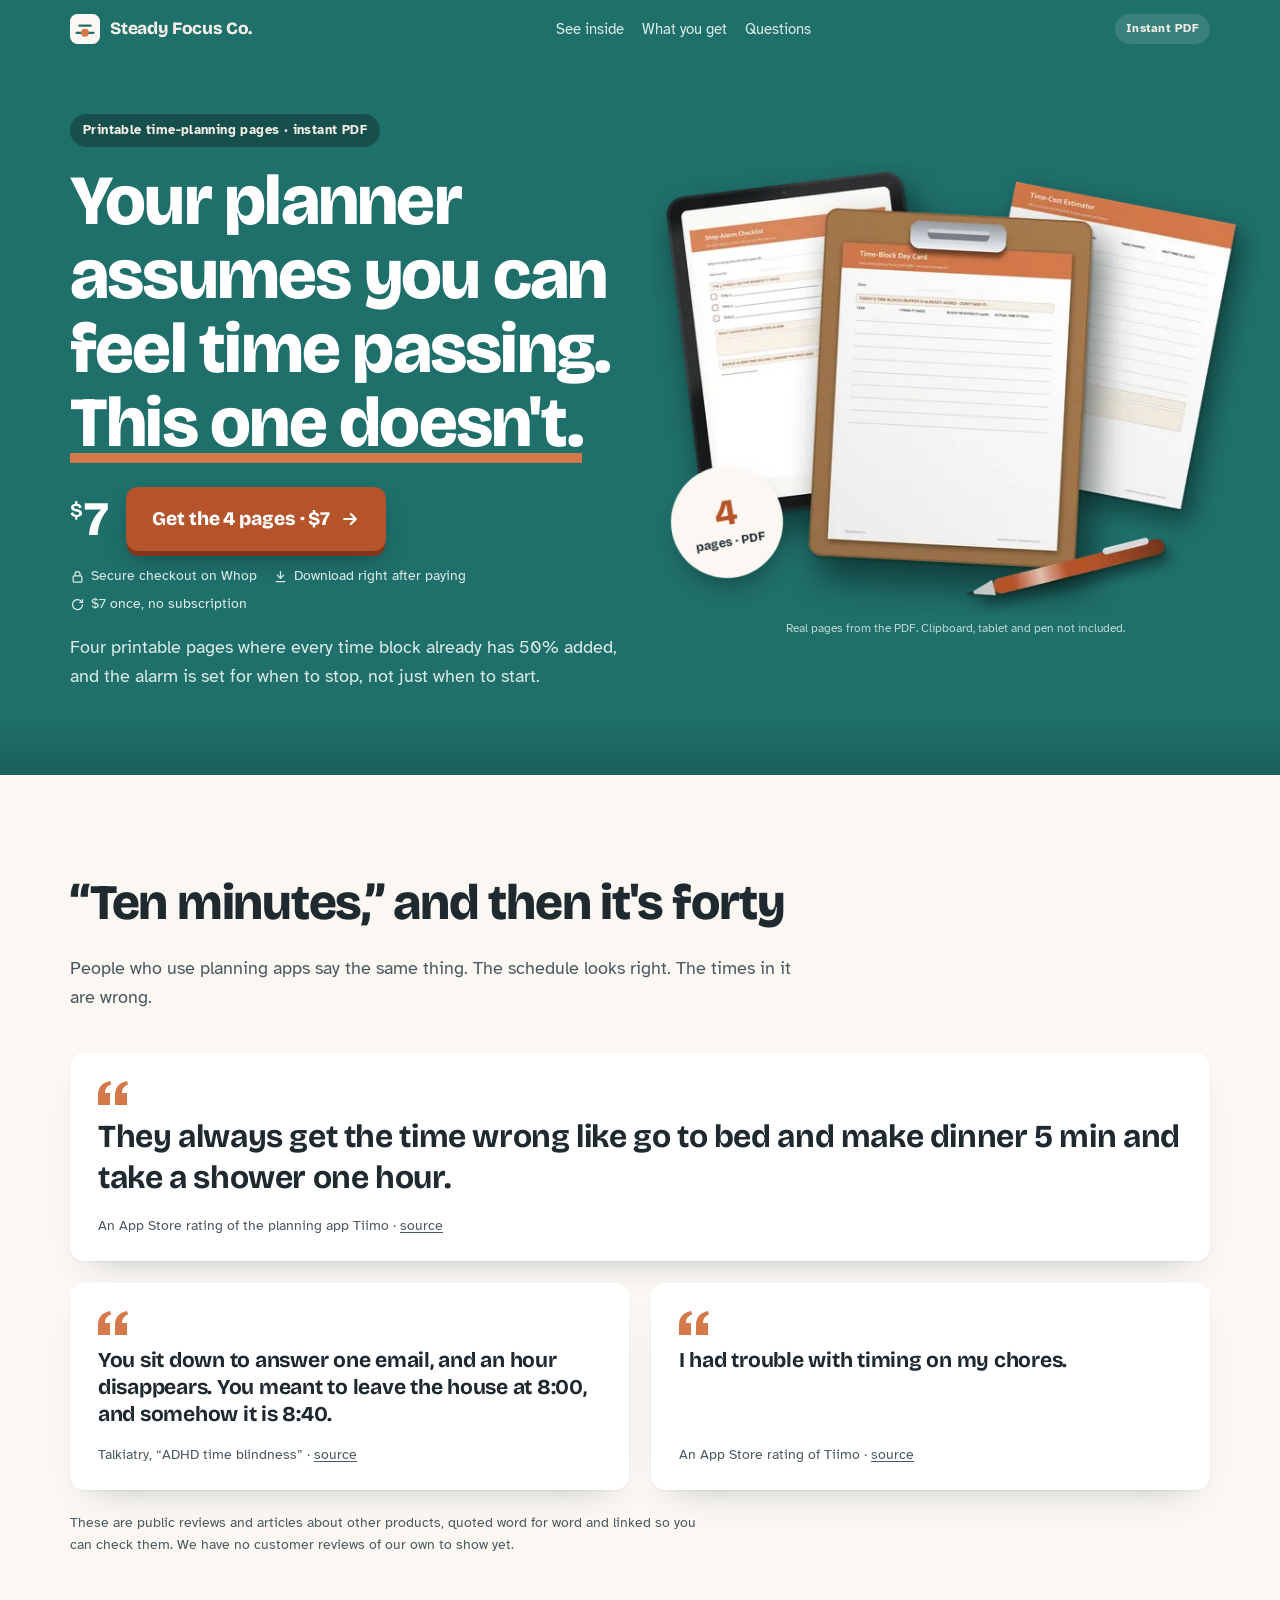
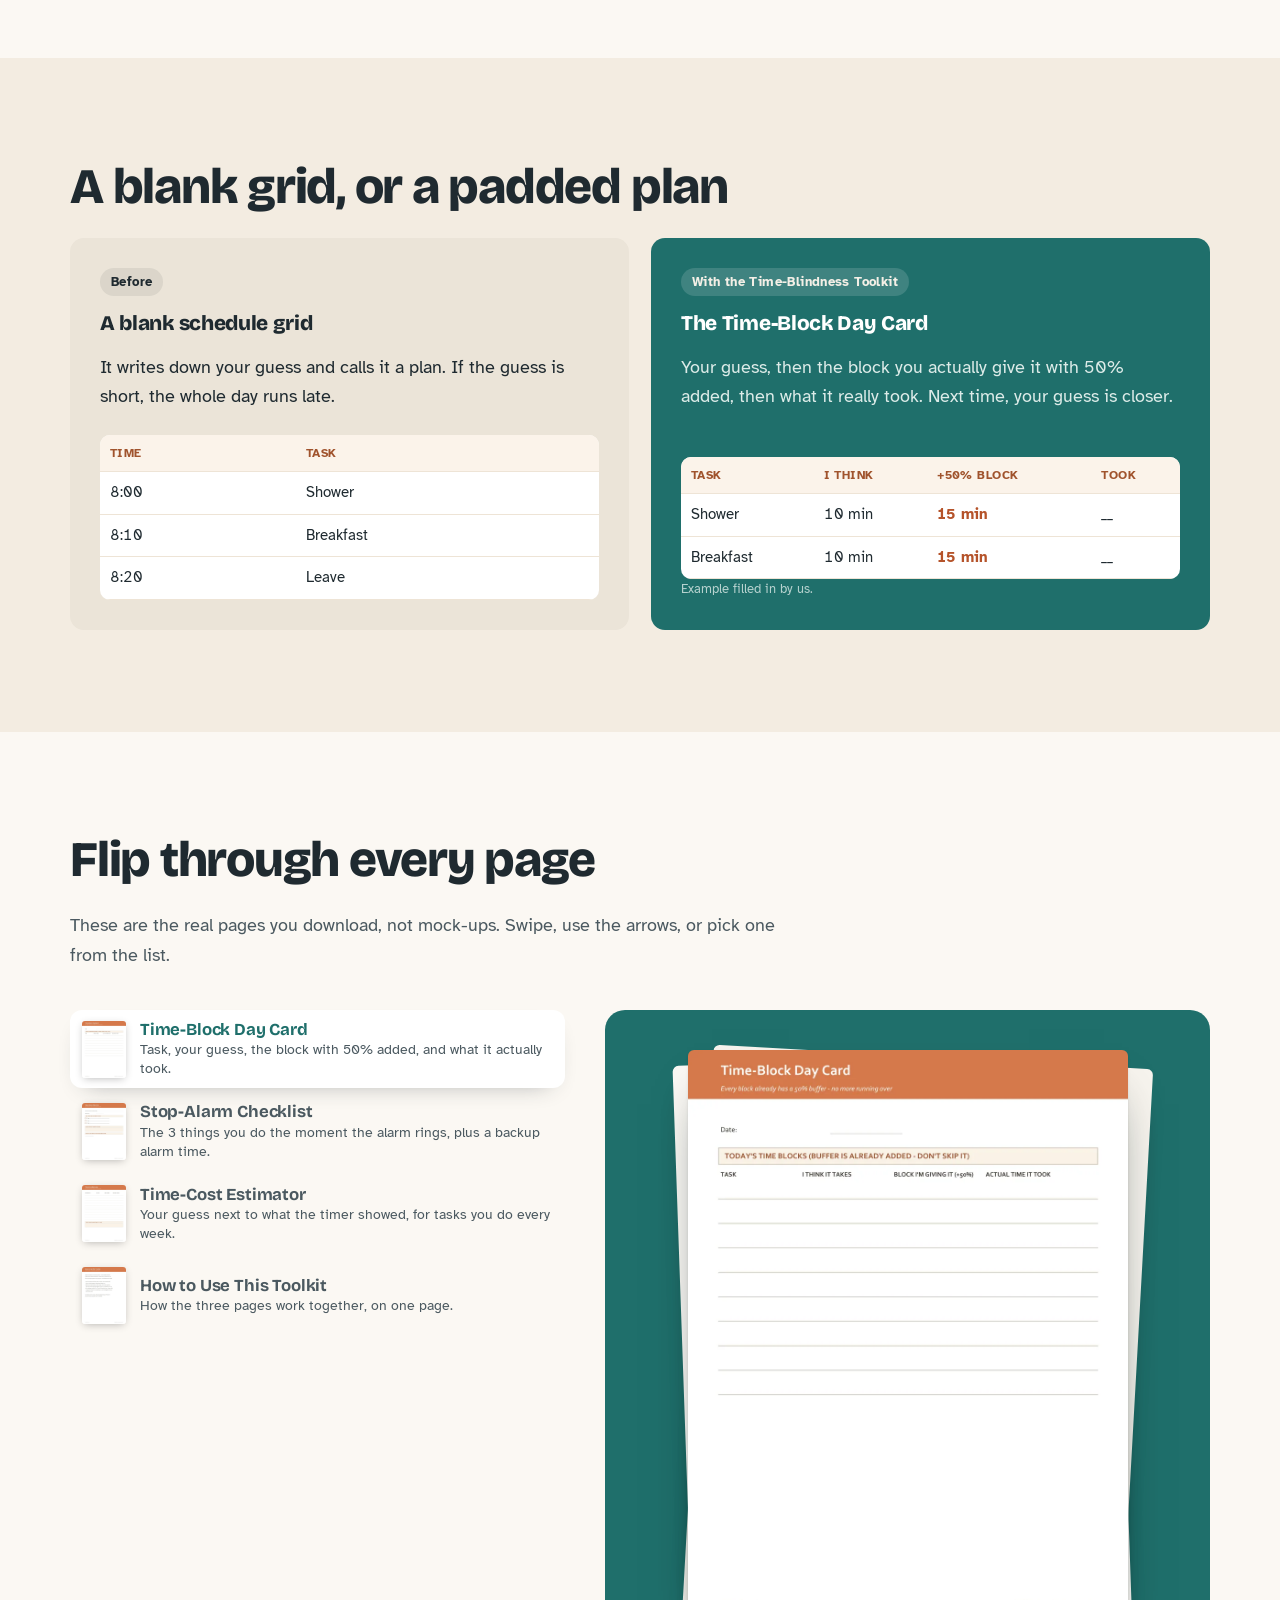
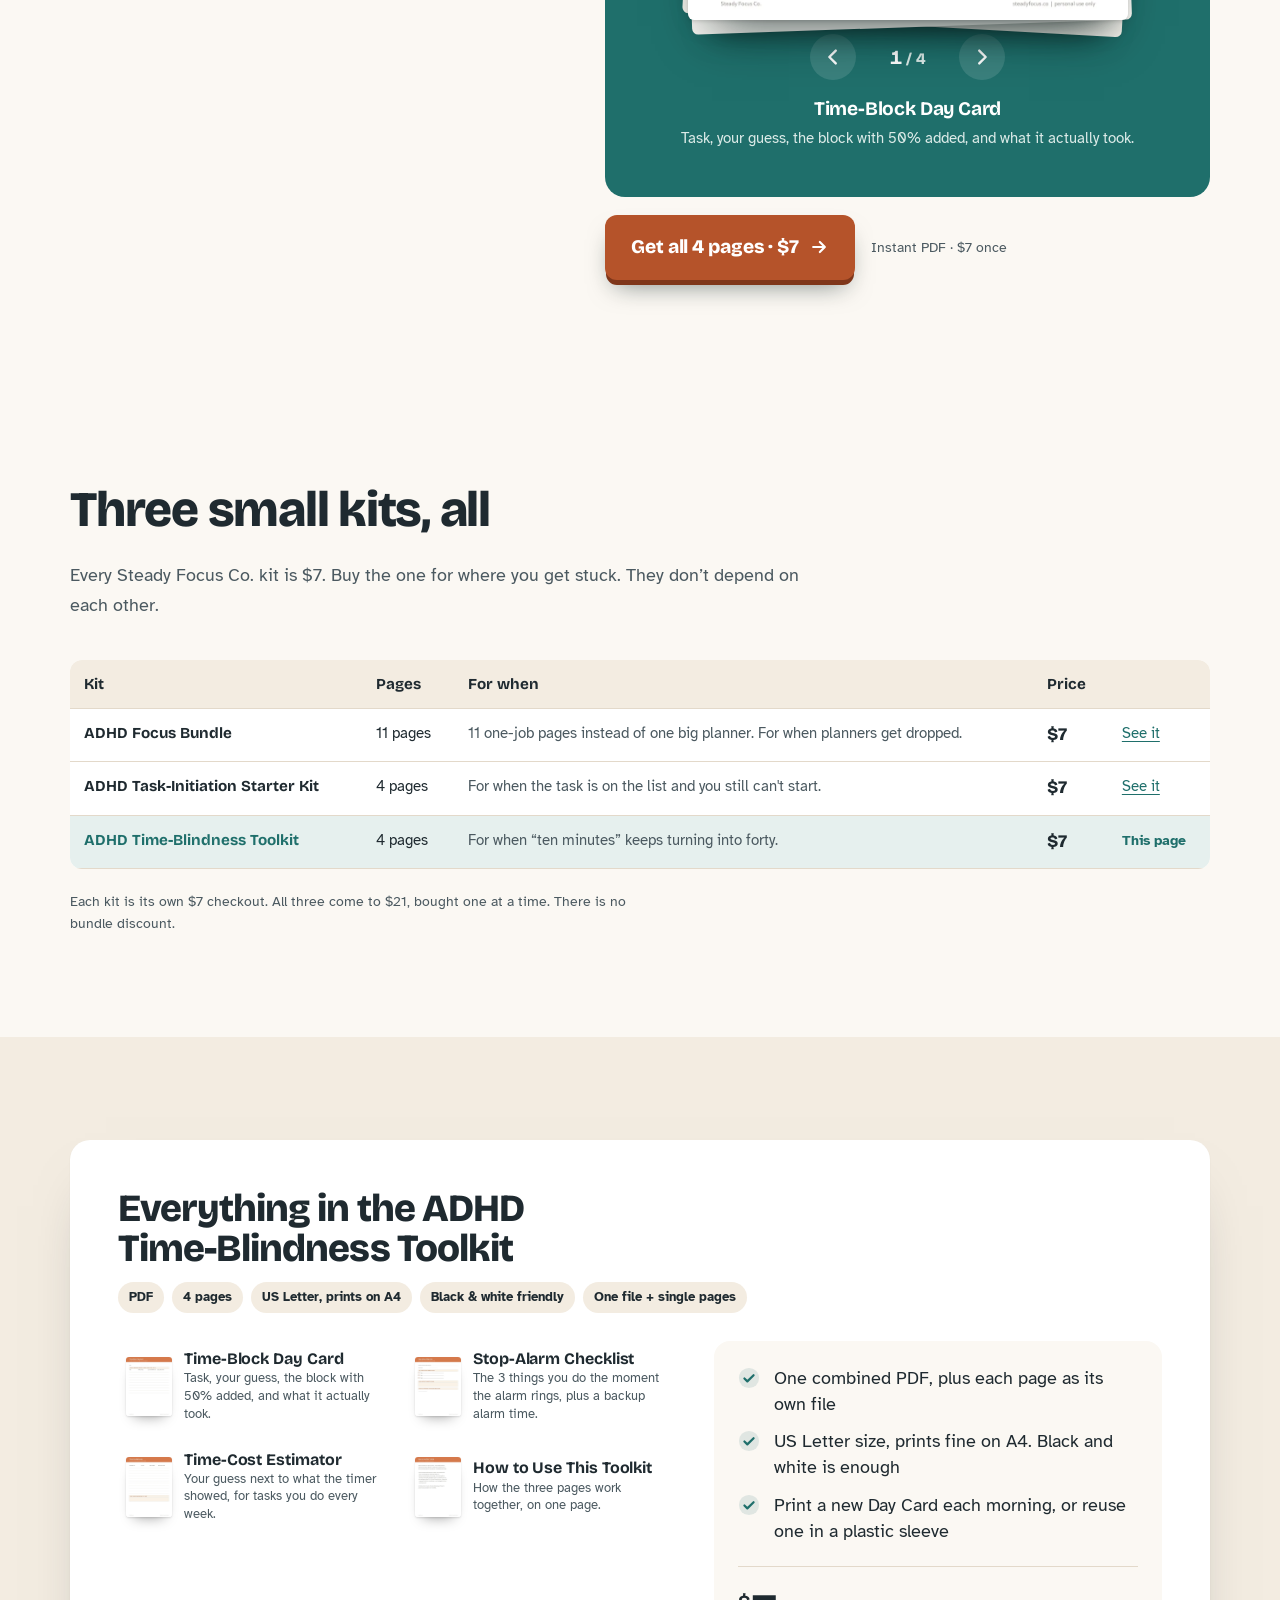
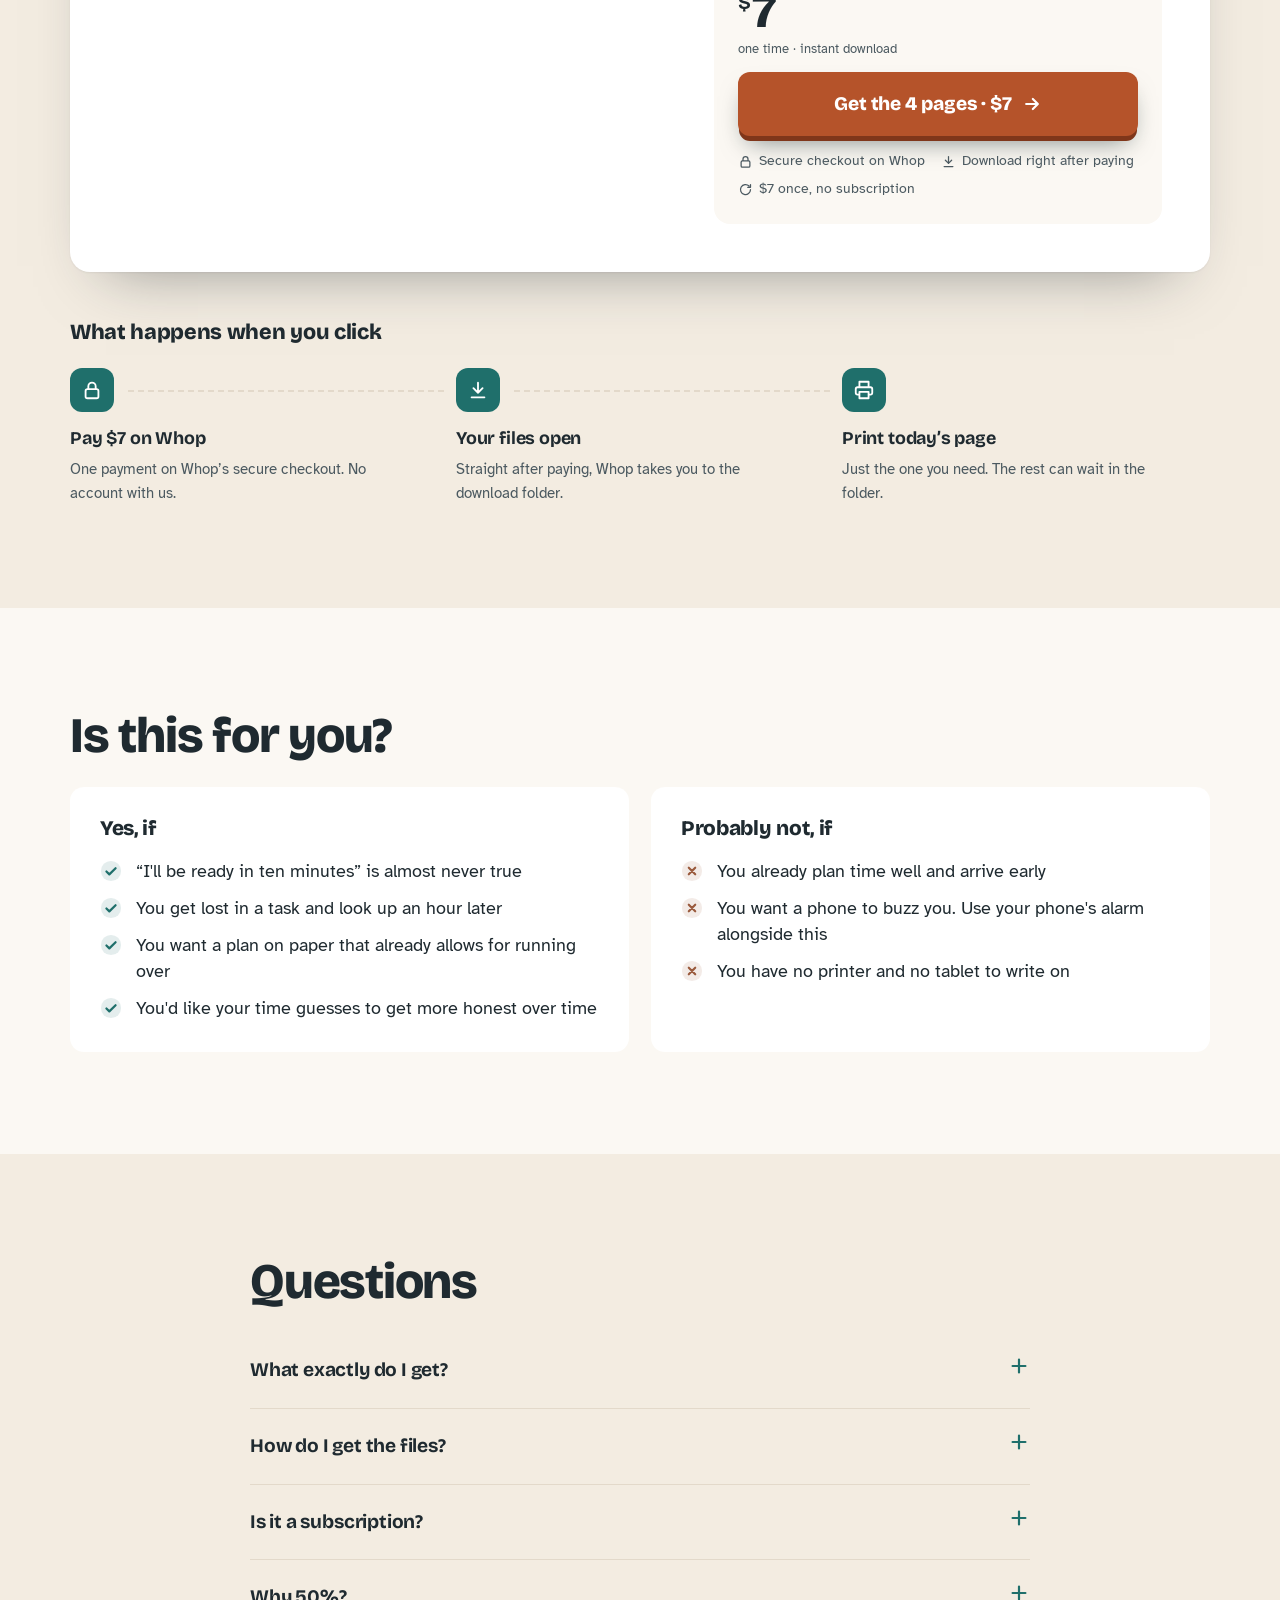
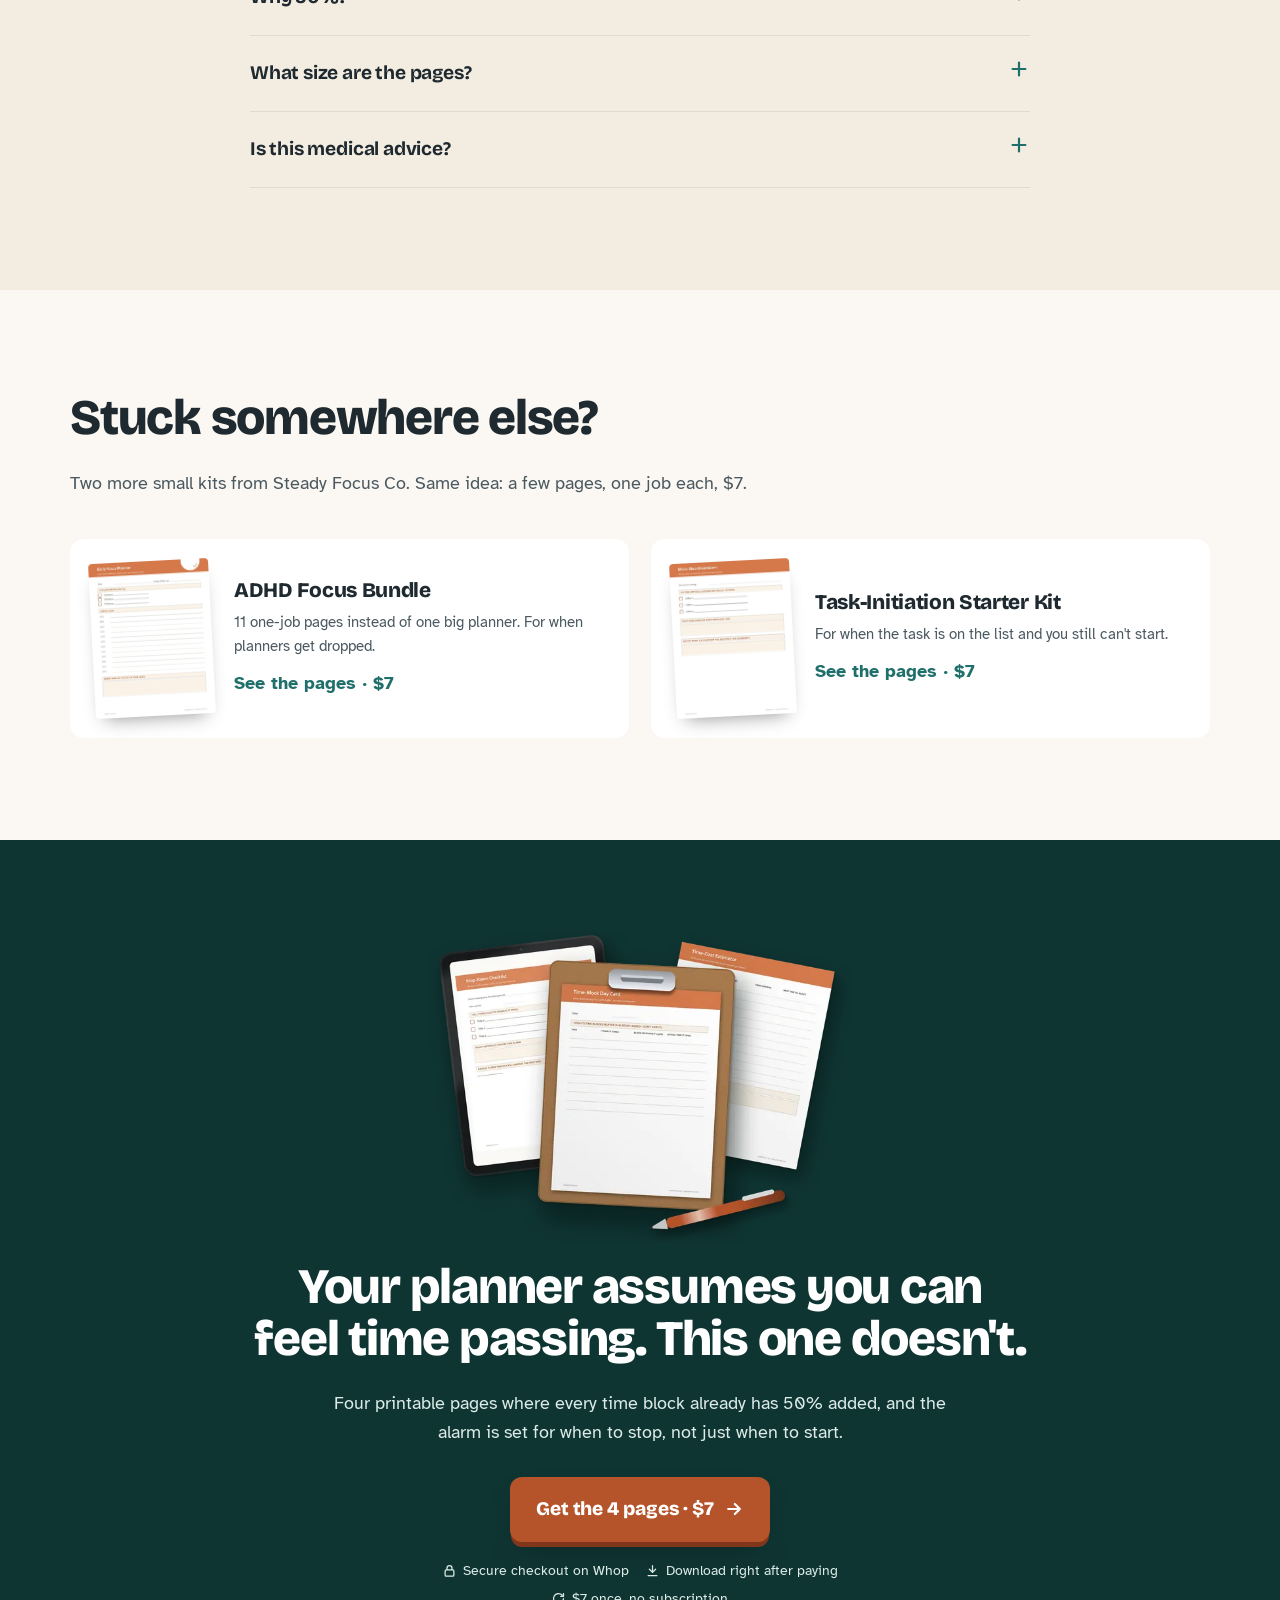
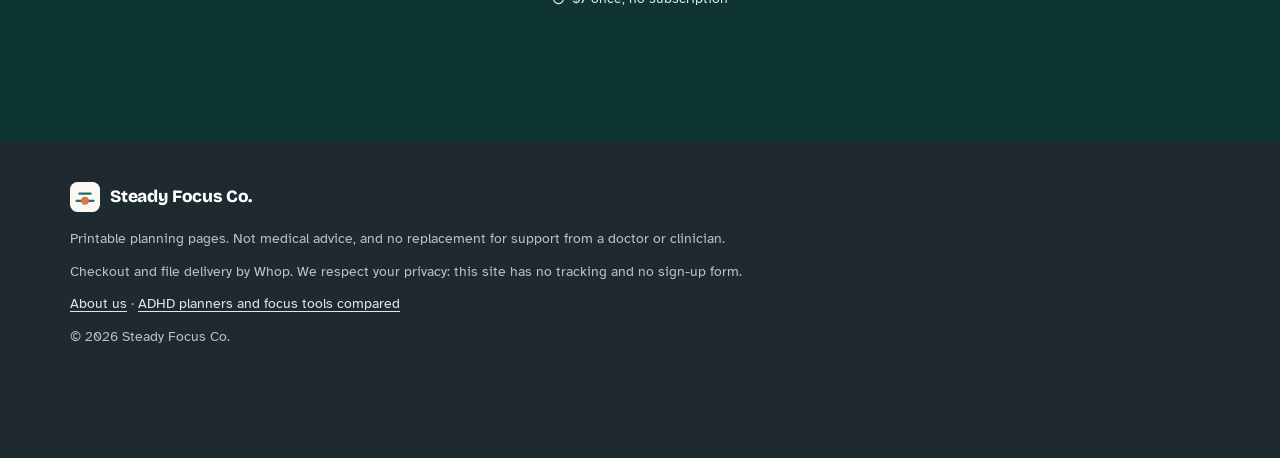
<file: products/adhd-time-blindness-toolkit.html>
<!doctype html>
<html lang="en">
<head>
<meta charset="utf-8">
<meta name="viewport" content="width=device-width,initial-scale=1">
<title>ADHD Time-Blindness Toolkit: Plans With the Buffer Built In, $7</title>
<meta name="description" content="Your planner assumes you can feel time passing. This one doesn&#x27;t. 4 printable pages with a 50% buffer already added and a stop-alarm plan. $7 PDF.">
<link rel="canonical" href="https://thassett618.github.io/steady-focus/products/adhd-time-blindness-toolkit.html">
<meta name="theme-color" content="#1f6f6b">
<meta property="og:site_name" content="Steady Focus Co.">
<meta property="og:type" content="product">
<meta property="og:title" content="ADHD Time-Blindness Toolkit: Plans With the Buffer Built In, $7">
<meta property="og:description" content="Your planner assumes you can feel time passing. This one doesn&#x27;t. 4 printable pages with a 50% buffer already added and a stop-alarm plan. $7 PDF.">
<meta property="og:url" content="https://thassett618.github.io/steady-focus/products/adhd-time-blindness-toolkit.html">
<meta property="og:image" content="https://thassett618.github.io/steady-focus/img/og-time-kit.jpg">
<meta property="og:image:width" content="1200"><meta property="og:image:height" content="630">
<meta property="og:image:alt" content="ADHD Time-Blindness Toolkit: Plans With the Buffer Built In, $7">
<meta name="twitter:image" content="https://thassett618.github.io/steady-focus/img/og-time-kit.jpg">
<meta name="twitter:card" content="summary_large_image">
<link rel="icon" href="../favicon.svg" type="image/svg+xml">
<link rel="apple-touch-icon" href="../img/apple-touch-icon.png">
<link rel="preload" href="../fonts/bricolage.woff2" as="font" type="font/woff2" crossorigin><link rel="preload" href="../fonts/atkinson-400.woff2" as="font" type="font/woff2" crossorigin>
<link rel="stylesheet" href="../style.css">
<script type="application/ld+json">[{"@context": "https://schema.org", "@type": "Product", "name": "ADHD Time-Blindness Toolkit", "description": "Your planner assumes you can feel time passing. This one doesn't. 4 printable pages with a 50% buffer already added and a stop-alarm plan. $7 PDF.", "image": "https://thassett618.github.io/steady-focus/img/og-time-kit.jpg", "brand": {"@type": "Brand", "name": "Steady Focus Co."}, "offers": {"@type": "Offer", "price": "7.00", "priceCurrency": "USD", "url": "https://whop.com/checkout/plan_emZpimXKpOva9", "availability": "https://schema.org/InStock"}}, {"@context": "https://schema.org", "@type": "FAQPage", "mainEntity": [{"@type": "Question", "name": "What exactly do I get?", "acceptedAnswer": {"@type": "Answer", "text": "4 printable pages: Time-Block Day Card, Stop-Alarm Checklist, Time-Cost Estimator and a how-to-use page. One combined PDF plus separate files."}}, {"@type": "Question", "name": "How do I get the files?", "acceptedAnswer": {"@type": "Answer", "text": "Checkout is on Whop. As soon as you've paid, you're taken to your download folder. Nothing is posted to you."}}, {"@type": "Question", "name": "Is it a subscription?", "acceptedAnswer": {"@type": "Answer", "text": "No. It's $7 once. There's no app and no account to set up with us."}}, {"@type": "Question", "name": "Why 50%?", "acceptedAnswer": {"@type": "Answer", "text": "It's a common rule of thumb: plan for half as long again as you think. If you think 20 minutes, block 30. The card does the sum for you."}}, {"@type": "Question", "name": "What size are the pages?", "acceptedAnswer": {"@type": "Answer", "text": "US Letter (8.5 × 11 in). They print fine on A4 at 100% / actual size, in black and white."}}, {"@type": "Question", "name": "Is this medical advice?", "acceptedAnswer": {"@type": "Answer", "text": "No. These are planning pages. They don't replace support from a doctor or clinician."}}]}]</script>
</head>
<body>
<!-- Built from the Digital Product SOP: lander template assets/NoPopLander.html (structure) + prompts/page-01 (stack box, desktop side panel, mobile sticky bar). Copy: _sop/*.md (hook-01, hook-02, hook-03). -->
<header class="top"><div class="wrap"><a class="logo" href="../index.html"><svg viewBox="0 0 32 32" aria-hidden="true"><rect width="32" height="32" rx="8" fill="#fbf8f3"/><path d="M7 20h18" stroke="#1f6f6b" stroke-width="2.4" stroke-linecap="round"/><circle cx="16" cy="20" r="4.2" fill="#d5794a"/><path d="M10 12.5h12" stroke="#1f6f6b" stroke-width="2.4" stroke-linecap="round"/></svg>Steady Focus Co.</a><nav aria-label="On this page"><a href="#inside">See inside</a><a href="#get">What you get</a><a href="#faq">Questions</a></nav><span class="badge">Instant PDF</span></div></header>
<main>
<section class="hero" style="padding:0"><div class="wrap">
  <div class="hero-copy">
    <p class="pre">Printable time-planning pages · instant PDF</p>
    <h1>Your planner assumes you can feel time passing. <span class="mark">This one doesn't.</span></h1>
  </div>
  <figure class="scene" id="fan"><img src="../img/scene-time.webp" srcset="../img/scene-time-sm.webp 640w, ../img/scene-time.webp 1269w" sizes="(max-width: 900px) 100vw, 640px" width="1269" height="941" fetchpriority="high" decoding="async" alt="The real Time-Block Day Card page on a clipboard, the Stop-Alarm Checklist page on a tablet and a printed Time-Cost Estimator page"><div class="sticker" aria-hidden="true"><b>4</b><span>pages · PDF</span></div><figcaption>Real pages from the PDF. Clipboard, tablet and pen not included.</figcaption></figure>
  <div class="buy" id="buy">
    <div class="price" aria-label="Price: 7 US dollars"><small>$</small>7<span class="sr"> US dollars</span></div>
    <a class="btn" href="https://whop.com/checkout/plan_emZpimXKpOva9" rel="noopener">Get the 4 pages · $7 <svg viewBox="0 0 24 24" fill="none" aria-hidden="true"><path d="M5 12h13M13 6l6 6-6 6" stroke="currentColor" stroke-width="2.6" stroke-linecap="round" stroke-linejoin="round"/></svg></a>
    <p class="secure"><span><svg viewBox="0 0 24 24" fill="none" aria-hidden="true"><rect x="5" y="11" width="14" height="10" rx="2" stroke="currentColor" stroke-width="2"/><path d="M8 11V8a4 4 0 018 0v3" stroke="currentColor" stroke-width="2"/></svg>Secure checkout on Whop</span><span><svg viewBox="0 0 24 24" fill="none" aria-hidden="true"><path d="M12 4v11M7 10l5 5 5-5M5 20h14" stroke="currentColor" stroke-width="2" stroke-linecap="round" stroke-linejoin="round"/></svg>Download right after paying</span><span><svg viewBox="0 0 24 24" fill="none" aria-hidden="true"><path d="M20 12a8 8 0 11-2.3-5.6M20 4v4.5h-4.5" stroke="currentColor" stroke-width="2" stroke-linecap="round" stroke-linejoin="round"/></svg>$7 once, no subscription</span></p>
  </div>
  <p class="hero-sub">Four printable pages where every time block already has 50% added, and the alarm is set for when to stop, not just when to start.</p>
</div></section>

<section><div class="wrap">
  <h2>“Ten minutes,” and then it&#x27;s forty</h2>
  <p class="lede">People who use planning apps say the same thing. The schedule looks right. The times in it are wrong.</p>
  <div class="quotes"><figure class="q wide"><svg viewBox="0 0 30 24" aria-hidden="true"><path fill="currentColor" d="M0 24V14C0 6 4.6 1.4 12 0l1.4 3.6C9 5 7 8 7 12h5v12H0zm17 0V14c0-8 4.6-12.6 12-14l1 3.6C26 5 24 8 24 12h5v12H17z"/></svg><blockquote>They always get the time wrong like go to bed and make dinner 5 min and take a shower one hour.</blockquote><figcaption>An App Store rating of the planning app Tiimo · <a href="https://apps.apple.com/us/app/tiimo-the-adhd-autism-app/id1480220328" rel="noopener nofollow">source</a></figcaption></figure><figure class="q"><svg viewBox="0 0 30 24" aria-hidden="true"><path fill="currentColor" d="M0 24V14C0 6 4.6 1.4 12 0l1.4 3.6C9 5 7 8 7 12h5v12H0zm17 0V14c0-8 4.6-12.6 12-14l1 3.6C26 5 24 8 24 12h5v12H17z"/></svg><blockquote>You sit down to answer one email, and an hour disappears. You meant to leave the house at 8:00, and somehow it is 8:40.</blockquote><figcaption>Talkiatry, “ADHD time blindness” · <a href="https://www.talkiatry.com/blog/adhd-time-blindness" rel="noopener nofollow">source</a></figcaption></figure><figure class="q"><svg viewBox="0 0 30 24" aria-hidden="true"><path fill="currentColor" d="M0 24V14C0 6 4.6 1.4 12 0l1.4 3.6C9 5 7 8 7 12h5v12H0zm17 0V14c0-8 4.6-12.6 12-14l1 3.6C26 5 24 8 24 12h5v12H17z"/></svg><blockquote>I had trouble with timing on my chores.</blockquote><figcaption>An App Store rating of Tiimo · <a href="https://apps.apple.com/us/app/tiimo-the-adhd-autism-app/id1480220328" rel="noopener nofollow">source</a></figcaption></figure></div>
  <p class="fine">These are public reviews and articles about other products, quoted word for word and linked so you can check them. We have no customer reviews of our own to show yet.</p>
</div></section>

<section class="sand"><div class="wrap">
  <h2>A blank grid, or a padded plan</h2>
  <div class="vs">
    <div class="side old"><span class="tag">Before</span><h3>A blank schedule grid</h3><p>It writes down your guess and calls it a plan. If the guess is short, the whole day runs late.</p><div class="demo"><table class="minitable" aria-hidden="true"><tr><th>Time</th><th>Task</th></tr><tr><td>8:00</td><td>Shower</td></tr><tr><td>8:10</td><td>Breakfast</td></tr><tr><td>8:20</td><td>Leave</td></tr></table></div></div>
    <div class="side new"><span class="tag">With the Time-Blindness Toolkit</span><h3>The Time-Block Day Card</h3><p>Your guess, then the block you actually give it with 50% added, then what it really took. Next time, your guess is closer.</p><div class="demo"><table class="minitable" data-anim aria-hidden="true"><tr><th>Task</th><th>I think</th><th>+50% block</th><th>Took</th></tr><tr><td>Shower</td><td>10 min</td><td class="plus"><span data-count-from="10" data-count="15">15</span> min</td><td>__</td></tr><tr><td>Breakfast</td><td>10 min</td><td class="plus"><span data-count-from="10" data-count="15">15</span> min</td><td>__</td></tr></table><p class="example">Example filled in by us.</p></div></div>
  </div>
</div></section>

<section id="inside" class="inside"><div class="wrap">
  <h2>Flip through every page</h2>
  <p class="lede">These are the real pages you download, not mock-ups. Swipe, use the arrows, or pick one from the list.</p>
  <div class="viewer">
    <div class="tabs" role="tablist" aria-label="Pages in the ADHD Time-Blindness Toolkit"><button class="tab" role="tab" aria-selected="true" aria-controls="stage" data-src="../img/time-time-block-card.webp" data-alt="Time-Block Day Card page" data-cap="Task, your guess, the block with 50% added, and what it actually took."><img src="../img/time-time-block-card-sm.webp" alt="" width="420" height="543" loading="lazy"><span class="tt"><strong>Time-Block Day Card</strong><span>Task, your guess, the block with 50% added, and what it actually took.</span></span></button><button class="tab" role="tab" aria-selected="false" aria-controls="stage" data-src="../img/time-stop-alarm-checklist.webp" data-alt="Stop-Alarm Checklist page" data-cap="The 3 things you do the moment the alarm rings, plus a backup alarm time."><img src="../img/time-stop-alarm-checklist-sm.webp" alt="" width="420" height="543" loading="lazy"><span class="tt"><strong>Stop-Alarm Checklist</strong><span>The 3 things you do the moment the alarm rings, plus a backup alarm time.</span></span></button><button class="tab" role="tab" aria-selected="false" aria-controls="stage" data-src="../img/time-time-cost-estimator.webp" data-alt="Time-Cost Estimator page" data-cap="Your guess next to what the timer showed, for tasks you do every week."><img src="../img/time-time-cost-estimator-sm.webp" alt="" width="420" height="543" loading="lazy"><span class="tt"><strong>Time-Cost Estimator</strong><span>Your guess next to what the timer showed, for tasks you do every week.</span></span></button><button class="tab" role="tab" aria-selected="false" aria-controls="stage" data-src="../img/time-how-to-use.webp" data-alt="How to Use This Toolkit page" data-cap="How the three pages work together, on one page."><img src="../img/time-how-to-use-sm.webp" alt="" width="420" height="543" loading="lazy"><span class="tt"><strong>How to Use This Toolkit</strong><span>How the three pages work together, on one page.</span></span></button></div>
    <div class="flip">
      <figure class="stage" id="stage" role="tabpanel">
        <div class="sheets" id="sheets"><img id="stage-img" src="../img/time-time-block-card.webp" alt="Time-Block Day Card page" width="960" height="1242" loading="lazy" decoding="async"></div>
        <div class="flipnav">
          <button type="button" class="fbtn" id="prev" aria-label="Previous page"><svg viewBox="0 0 24 24" fill="none" aria-hidden="true"><path d="M15 5l-7 7 7 7" stroke="currentColor" stroke-width="2.6" stroke-linecap="round" stroke-linejoin="round"/></svg></button>
          <span class="count" aria-live="polite"><b id="pg-n">1</b> / 4</span>
          <button type="button" class="fbtn" id="next" aria-label="Next page"><svg viewBox="0 0 24 24" fill="none" aria-hidden="true"><path d="M9 5l7 7-7 7" stroke="currentColor" stroke-width="2.6" stroke-linecap="round" stroke-linejoin="round"/></svg></button>
        </div>
        <figcaption><strong id="stage-title">Time-Block Day Card</strong><span id="stage-cap">Task, your guess, the block with 50% added, and what it actually took.</span></figcaption>
      </figure>
      <div class="flip-cta"><a class="btn" href="https://whop.com/checkout/plan_emZpimXKpOva9" rel="noopener">Get all 4 pages · $7 <svg viewBox="0 0 24 24" fill="none" aria-hidden="true"><path d="M5 12h13M13 6l6 6-6 6" stroke="currentColor" stroke-width="2.6" stroke-linecap="round" stroke-linejoin="round"/></svg></a><span>Instant PDF · $7 once</span></div>
    </div>
  </div>
</div></section>

<section id="value"><div class="wrap">
  <h2>Three small kits, all </h2>
  <p class="lede">Every Steady Focus Co. kit is $7. Buy the one for where you get stuck. They don’t depend on each other.</p>
  <div class="tablewrap range"><table><thead><tr><th>Kit</th><th>Pages</th><th>For when</th><th>Price</th><th></th></tr></thead><tbody><tr><th scope="row">ADHD Focus Bundle</th><td>11 pages</td><td>11 one-job pages instead of one big planner. For when planners get dropped.</td><td class="pr">$7</td><td><a href="../index.html">See it</a></td></tr><tr><th scope="row">ADHD Task-Initiation Starter Kit</th><td>4 pages</td><td>For when the task is on the list and you still can&#x27;t start.</td><td class="pr">$7</td><td><a href="../products/adhd-task-initiation-starter-kit.html">See it</a></td></tr><tr class="cur"><th scope="row">ADHD Time-Blindness Toolkit</th><td>4 pages</td><td>For when “ten minutes” keeps turning into forty.</td><td class="pr">$7</td><td><span class="here">This page</span></td></tr></tbody></table></div>
  <p class="fine">Each kit is its own $7 checkout. All three come to $21, bought one at a time. There is no bundle discount.</p>
</div></section>

<section class="sand" id="get"><div class="wrap">
  <div class="stack">
    <div class="stack-head"><h2>Everything in the ADHD Time-Blindness Toolkit</h2><ul class="spec"><li>PDF</li><li>4 pages</li><li>US Letter, prints on A4</li><li>Black &amp; white friendly</li><li>One file + single pages</li></ul></div>
    <div class="stack-body">
      <ol class="pages"><li class="pg"><img src="../img/time-time-block-card-sm.webp" alt="" width="420" height="543" loading="lazy"><span><strong>Time-Block Day Card</strong><small>Task, your guess, the block with 50% added, and what it actually took.</small></span></li><li class="pg"><img src="../img/time-stop-alarm-checklist-sm.webp" alt="" width="420" height="543" loading="lazy"><span><strong>Stop-Alarm Checklist</strong><small>The 3 things you do the moment the alarm rings, plus a backup alarm time.</small></span></li><li class="pg"><img src="../img/time-time-cost-estimator-sm.webp" alt="" width="420" height="543" loading="lazy"><span><strong>Time-Cost Estimator</strong><small>Your guess next to what the timer showed, for tasks you do every week.</small></span></li><li class="pg"><img src="../img/time-how-to-use-sm.webp" alt="" width="420" height="543" loading="lazy"><span><strong>How to Use This Toolkit</strong><small>How the three pages work together, on one page.</small></span></li></ol>
      <div class="stack-side">
        <ul class="checks"><li><svg viewBox="0 0 24 24" fill="none" aria-hidden="true"><circle cx="12" cy="12" r="11" fill="currentColor" opacity=".12"/><path d="M7 12.5l3.2 3.2L17 9" stroke="currentColor" stroke-width="2.4" stroke-linecap="round" stroke-linejoin="round"/></svg><span>One combined PDF, plus each page as its own file</span></li><li><svg viewBox="0 0 24 24" fill="none" aria-hidden="true"><circle cx="12" cy="12" r="11" fill="currentColor" opacity=".12"/><path d="M7 12.5l3.2 3.2L17 9" stroke="currentColor" stroke-width="2.4" stroke-linecap="round" stroke-linejoin="round"/></svg><span>US Letter size, prints fine on A4. Black and white is enough</span></li><li><svg viewBox="0 0 24 24" fill="none" aria-hidden="true"><circle cx="12" cy="12" r="11" fill="currentColor" opacity=".12"/><path d="M7 12.5l3.2 3.2L17 9" stroke="currentColor" stroke-width="2.4" stroke-linecap="round" stroke-linejoin="round"/></svg><span>Print a new Day Card each morning, or reuse one in a plastic sleeve</span></li></ul>
        <div class="total">
          <div class="price"><small>$</small>7<span class="price-note">one time · instant download</span></div>
          <a class="btn" href="https://whop.com/checkout/plan_emZpimXKpOva9" rel="noopener">Get the 4 pages · $7 <svg viewBox="0 0 24 24" fill="none" aria-hidden="true"><path d="M5 12h13M13 6l6 6-6 6" stroke="currentColor" stroke-width="2.6" stroke-linecap="round" stroke-linejoin="round"/></svg></a>
        </div>
        <p class="secure"><span><svg viewBox="0 0 24 24" fill="none" aria-hidden="true"><rect x="5" y="11" width="14" height="10" rx="2" stroke="currentColor" stroke-width="2"/><path d="M8 11V8a4 4 0 018 0v3" stroke="currentColor" stroke-width="2"/></svg>Secure checkout on Whop</span><span><svg viewBox="0 0 24 24" fill="none" aria-hidden="true"><path d="M12 4v11M7 10l5 5 5-5M5 20h14" stroke="currentColor" stroke-width="2" stroke-linecap="round" stroke-linejoin="round"/></svg>Download right after paying</span><span><svg viewBox="0 0 24 24" fill="none" aria-hidden="true"><path d="M20 12a8 8 0 11-2.3-5.6M20 4v4.5h-4.5" stroke="currentColor" stroke-width="2" stroke-linecap="round" stroke-linejoin="round"/></svg>$7 once, no subscription</span></p>
      </div>
    </div>
  </div>
  <h3 class="steps-h">What happens when you click</h3>
  <ol class="steps"><li><span class="n"><svg viewBox="0 0 24 24" fill="none" aria-hidden="true"><rect x="5" y="11" width="14" height="10" rx="2" stroke="currentColor" stroke-width="2"/><path d="M8 11V8a4 4 0 018 0v3" stroke="currentColor" stroke-width="2"/></svg></span><b>Pay $7 on Whop</b><span>One payment on Whop’s secure checkout. No account with us.</span></li><li><span class="n"><svg viewBox="0 0 24 24" fill="none" aria-hidden="true"><path d="M12 4v11M7 10l5 5 5-5M5 20h14" stroke="currentColor" stroke-width="2" stroke-linecap="round" stroke-linejoin="round"/></svg></span><b>Your files open</b><span>Straight after paying, Whop takes you to the download folder.</span></li><li><span class="n"><svg viewBox="0 0 24 24" fill="none" aria-hidden="true"><path d="M7 9V3h10v6M7 17H5a2 2 0 01-2-2v-4a2 2 0 012-2h14a2 2 0 012 2v4a2 2 0 01-2 2h-2M7 14h10v7H7z" stroke="currentColor" stroke-width="2" stroke-linejoin="round"/></svg></span><b>Print today’s page</b><span>Just the one you need. The rest can wait in the folder.</span></li></ol>
</div></section>

<section><div class="wrap">
  <h2>Is this for you?</h2>
  <div class="fit">
    <div><h3>Yes, if</h3><ul class="checks"><li><svg viewBox="0 0 24 24" fill="none" aria-hidden="true"><circle cx="12" cy="12" r="11" fill="currentColor" opacity=".12"/><path d="M7 12.5l3.2 3.2L17 9" stroke="currentColor" stroke-width="2.4" stroke-linecap="round" stroke-linejoin="round"/></svg><span>“I&#x27;ll be ready in ten minutes” is almost never true</span></li><li><svg viewBox="0 0 24 24" fill="none" aria-hidden="true"><circle cx="12" cy="12" r="11" fill="currentColor" opacity=".12"/><path d="M7 12.5l3.2 3.2L17 9" stroke="currentColor" stroke-width="2.4" stroke-linecap="round" stroke-linejoin="round"/></svg><span>You get lost in a task and look up an hour later</span></li><li><svg viewBox="0 0 24 24" fill="none" aria-hidden="true"><circle cx="12" cy="12" r="11" fill="currentColor" opacity=".12"/><path d="M7 12.5l3.2 3.2L17 9" stroke="currentColor" stroke-width="2.4" stroke-linecap="round" stroke-linejoin="round"/></svg><span>You want a plan on paper that already allows for running over</span></li><li><svg viewBox="0 0 24 24" fill="none" aria-hidden="true"><circle cx="12" cy="12" r="11" fill="currentColor" opacity=".12"/><path d="M7 12.5l3.2 3.2L17 9" stroke="currentColor" stroke-width="2.4" stroke-linecap="round" stroke-linejoin="round"/></svg><span>You&#x27;d like your time guesses to get more honest over time</span></li></ul></div>
    <div class="no"><h3>Probably not, if</h3><ul class="checks"><li><svg viewBox="0 0 24 24" fill="none" aria-hidden="true"><circle cx="12" cy="12" r="11" fill="currentColor" opacity=".12"/><path d="M8.5 8.5l7 7M15.5 8.5l-7 7" stroke="currentColor" stroke-width="2.4" stroke-linecap="round"/></svg><span>You already plan time well and arrive early</span></li><li><svg viewBox="0 0 24 24" fill="none" aria-hidden="true"><circle cx="12" cy="12" r="11" fill="currentColor" opacity=".12"/><path d="M8.5 8.5l7 7M15.5 8.5l-7 7" stroke="currentColor" stroke-width="2.4" stroke-linecap="round"/></svg><span>You want a phone to buzz you. Use your phone&#x27;s alarm alongside this</span></li><li><svg viewBox="0 0 24 24" fill="none" aria-hidden="true"><circle cx="12" cy="12" r="11" fill="currentColor" opacity=".12"/><path d="M8.5 8.5l7 7M15.5 8.5l-7 7" stroke="currentColor" stroke-width="2.4" stroke-linecap="round"/></svg><span>You have no printer and no tablet to write on</span></li></ul></div>
  </div>
</div></section>

<section class="sand" id="faq"><div class="wrap faq">
  <h2>Questions</h2>
  <details><summary>What exactly do I get?<svg viewBox="0 0 24 24" fill="none" aria-hidden="true"><path d="M12 5v14M5 12h14" stroke="currentColor" stroke-width="2.4" stroke-linecap="round"/></svg></summary><p>4 printable pages: Time-Block Day Card, Stop-Alarm Checklist, Time-Cost Estimator and a how-to-use page. One combined PDF plus separate files.</p></details><details><summary>How do I get the files?<svg viewBox="0 0 24 24" fill="none" aria-hidden="true"><path d="M12 5v14M5 12h14" stroke="currentColor" stroke-width="2.4" stroke-linecap="round"/></svg></summary><p>Checkout is on Whop. As soon as you&#x27;ve paid, you&#x27;re taken to your download folder. Nothing is posted to you.</p></details><details><summary>Is it a subscription?<svg viewBox="0 0 24 24" fill="none" aria-hidden="true"><path d="M12 5v14M5 12h14" stroke="currentColor" stroke-width="2.4" stroke-linecap="round"/></svg></summary><p>No. It&#x27;s $7 once. There&#x27;s no app and no account to set up with us.</p></details><details><summary>Why 50%?<svg viewBox="0 0 24 24" fill="none" aria-hidden="true"><path d="M12 5v14M5 12h14" stroke="currentColor" stroke-width="2.4" stroke-linecap="round"/></svg></summary><p>It&#x27;s a common rule of thumb: plan for half as long again as you think. If you think 20 minutes, block 30. The card does the sum for you.</p></details><details><summary>What size are the pages?<svg viewBox="0 0 24 24" fill="none" aria-hidden="true"><path d="M12 5v14M5 12h14" stroke="currentColor" stroke-width="2.4" stroke-linecap="round"/></svg></summary><p>US Letter (8.5 × 11 in). They print fine on A4 at 100% / actual size, in black and white.</p></details><details><summary>Is this medical advice?<svg viewBox="0 0 24 24" fill="none" aria-hidden="true"><path d="M12 5v14M5 12h14" stroke="currentColor" stroke-width="2.4" stroke-linecap="round"/></svg></summary><p>No. These are planning pages. They don&#x27;t replace support from a doctor or clinician.</p></details>
</div></section>

<section><div class="wrap">
  <h2>Stuck somewhere else?</h2>
  <p class="lede">Two more small kits from Steady Focus Co. Same idea: a few pages, one job each, $7.</p>
  <div class="kits"><a class="kit" href="../index.html"><img src="../img/focus-daily-focus-planner-sm.webp" alt="" width="420" height="543" loading="lazy"><div><h3>ADHD Focus Bundle</h3><p>11 one-job pages instead of one big planner. For when planners get dropped.</p><span class="more">See the pages · $7</span></div></a><a class="kit" href="../products/adhd-task-initiation-starter-kit.html"><img src="../img/task-micro-step-breakdown-sm.webp" alt="" width="420" height="543" loading="lazy"><div><h3>Task-Initiation Starter Kit</h3><p>For when the task is on the list and you still can&#x27;t start.</p><span class="more">See the pages · $7</span></div></a></div>
</div></section>

<section class="close"><div class="wrap">
  <img class="close-scene" src="../img/scene-time-sm.webp" alt="" width="640" height="475" loading="lazy" decoding="async">
  <h2>Your planner assumes you can feel time passing. This one doesn't.</h2>
  <p>Four printable pages where every time block already has 50% added, and the alarm is set for when to stop, not just when to start.</p>
  <a class="btn" href="https://whop.com/checkout/plan_emZpimXKpOva9" rel="noopener">Get the 4 pages · $7 <svg viewBox="0 0 24 24" fill="none" aria-hidden="true"><path d="M5 12h13M13 6l6 6-6 6" stroke="currentColor" stroke-width="2.6" stroke-linecap="round" stroke-linejoin="round"/></svg></a>
  <p class="secure"><span><svg viewBox="0 0 24 24" fill="none" aria-hidden="true"><rect x="5" y="11" width="14" height="10" rx="2" stroke="currentColor" stroke-width="2"/><path d="M8 11V8a4 4 0 018 0v3" stroke="currentColor" stroke-width="2"/></svg>Secure checkout on Whop</span><span><svg viewBox="0 0 24 24" fill="none" aria-hidden="true"><path d="M12 4v11M7 10l5 5 5-5M5 20h14" stroke="currentColor" stroke-width="2" stroke-linecap="round" stroke-linejoin="round"/></svg>Download right after paying</span><span><svg viewBox="0 0 24 24" fill="none" aria-hidden="true"><path d="M20 12a8 8 0 11-2.3-5.6M20 4v4.5h-4.5" stroke="currentColor" stroke-width="2" stroke-linecap="round" stroke-linejoin="round"/></svg>$7 once, no subscription</span></p>
</div></section>
</main>

<div class="bar" id="bar" aria-hidden="true"><div class="t"><b>Time Kit</b>4 pages · instant PDF</div><a class="btn" href="https://whop.com/checkout/plan_emZpimXKpOva9" rel="noopener">Get it · $7 <svg viewBox="0 0 24 24" fill="none" aria-hidden="true"><path d="M5 12h13M13 6l6 6-6 6" stroke="currentColor" stroke-width="2.6" stroke-linecap="round" stroke-linejoin="round"/></svg></a></div>
<footer><div class="wrap">
<a class="logo" href="../index.html"><svg viewBox="0 0 32 32" aria-hidden="true"><rect width="32" height="32" rx="8" fill="#fbf8f3"/><path d="M7 20h18" stroke="#1f6f6b" stroke-width="2.4" stroke-linecap="round"/><circle cx="16" cy="20" r="4.2" fill="#d5794a"/><path d="M10 12.5h12" stroke="#1f6f6b" stroke-width="2.4" stroke-linecap="round"/></svg>Steady Focus Co.</a>
<p>Printable planning pages. Not medical advice, and no replacement for support from a doctor or clinician.</p>
<p>Checkout and file delivery by Whop. We respect your privacy: this site has no tracking and no sign-up form.</p>
<p><a href="../about.html">About us</a> · <a href="../guides/adhd-planner-and-focus-tools-compared.html">ADHD planners and focus tools compared</a></p>
<p>&copy; 2026 Steady Focus Co.</p>
</div></footer>
<script>
(function(){
  var reduce=window.matchMedia&&matchMedia('(prefers-reduced-motion: reduce)').matches;
  var fan=document.getElementById('fan'); if(fan) fan.classList.add('ready');
  /* flipbook */
  var sheets=document.getElementById('sheets'), img=document.getElementById('stage-img'), cap=document.getElementById('stage-cap'), ttl=document.getElementById('stage-title'), num=document.getElementById('pg-n');
  var tabs=[].slice.call(document.querySelectorAll('.tab')), tl=document.querySelector('.tabs'), cur=0, busy=false;
  function warm(i){var t=tabs[(i+tabs.length)%tabs.length]; if(t&&!t._w){t._w=1; var n=new Image(); n.src=t.dataset.src;}}
  function go(j,dir){
    j=(j+tabs.length)%tabs.length; if(j===cur||busy) return; var t=tabs[j];
    if(dir===undefined) dir=j>cur?1:-1;
    tabs.forEach(function(x,k){x.setAttribute('aria-selected',k===j?'true':'false'); x.tabIndex=k===j?0:-1;});
    if(tl&&tl.scrollWidth>tl.clientWidth+4) tl.scrollTo({left:t.offsetLeft-tl.clientWidth/2+t.clientWidth/2,behavior:reduce?'auto':'smooth'});
    cur=j; num.textContent=j+1; ttl.textContent=t.dataset.alt.replace(/ page$/,''); cap.textContent=t.dataset.cap;
    var n=new Image(); n.onload=function(){
      if(!reduce){var old=img.cloneNode(); old.removeAttribute('id'); old.className='leaving '+(dir>0?'to-l':'to-r'); sheets.appendChild(old); busy=true; setTimeout(function(){old.remove(); busy=false;},480);}
      img.src=t.dataset.src; img.alt=t.dataset.alt;
      if(!reduce){img.classList.remove('arrive'); void img.offsetWidth; img.classList.add('arrive');}
      warm(j+1); warm(j-1);
    }; n.src=t.dataset.src;
  }
  tabs.forEach(function(t,i){
    t.tabIndex=i===0?0:-1;
    t.addEventListener('click',function(){go(i);});
    t.addEventListener('keydown',function(ev){var k=ev.key, j=-1; if(k==='ArrowDown'||k==='ArrowRight') j=i+1; if(k==='ArrowUp'||k==='ArrowLeft') j=i-1; if(j>-1){ev.preventDefault(); j=(j+tabs.length)%tabs.length; tabs[j].focus(); go(j, k==='ArrowDown'||k==='ArrowRight'?1:-1);}});
  });
  document.getElementById('prev').addEventListener('click',function(){go(cur-1,-1);});
  document.getElementById('next').addEventListener('click',function(){go(cur+1,1);});
  sheets.addEventListener('mouseenter',function(){warm(cur+1);});
  window.addEventListener('load',function(){setTimeout(function(){warm(1); warm(-1);},1200);});
  var x0=null; sheets.addEventListener('pointerdown',function(ev){x0=ev.clientX;});
  sheets.addEventListener('pointerup',function(ev){if(x0===null) return; var dx=ev.clientX-x0; x0=null; if(Math.abs(dx)>40) go(cur+(dx<0?1:-1), dx<0?1:-1);});
  sheets.addEventListener('pointercancel',function(){x0=null;});
  /* scroll-in demos: one page, one job */
  function fmt(s){return Math.floor(s/60)+':'+('0'+s%60).slice(-2);}
  function play(el){
    el.classList.add('in');
    [].forEach.call(el.querySelectorAll('[data-count]'),function(c){var to=+c.dataset.count, fr=+(c.dataset.countFrom||0); if(reduce){c.textContent=to;return;} var t0=null; c.textContent=fr; function step(ts){if(!t0)t0=ts; var k=Math.min(1,(ts-t0-600)/1100); if(k>0) c.textContent=Math.round(fr+(to-fr)*(1-Math.pow(1-k,3))); if(k<1) requestAnimationFrame(step);} requestAnimationFrame(step);});
    [].forEach.call(el.querySelectorAll('[data-clock]'),function(c){var tot=+c.dataset.clock; if(reduce){return;} var t0=null; function step(ts){if(!t0)t0=ts; var k=Math.min(1,(ts-t0-900)/3600); if(k>0) c.textContent=fmt(Math.round(tot*(1-k))); if(k<1) requestAnimationFrame(step);} requestAnimationFrame(step);});
  }
  var anims=[].slice.call(document.querySelectorAll('[data-anim]'));
  if('IntersectionObserver' in window && !reduce){
    var io=new IntersectionObserver(function(es){es.forEach(function(en){if(en.isIntersecting){play(en.target); io.unobserve(en.target);}});},{threshold:.2});
    anims.forEach(function(a){a.classList.add('pre-anim'); io.observe(a);});
  }
  /* sticky mobile bar */
  var bar=document.getElementById('bar'), buy=document.getElementById('buy');
  if(bar && buy && 'IntersectionObserver' in window){
    var seen=false;
    new IntersectionObserver(function(es){es.forEach(function(en){ if(en.isIntersecting) seen=true; var on=seen && !en.isIntersecting && en.boundingClientRect.top<0; bar.classList.toggle('show',on); bar.setAttribute('aria-hidden',on?'false':'true');});}).observe(buy);
  }
})();
</script>
</body>
</html>
</file>
<file: style.css>
/* Steady Focus Co. — sales pages built from the SOP lander (assets/NoPopLander.html) */
@font-face{font-family:"Bricolage Grotesque";src:url(fonts/bricolage.woff2) format("woff2");font-weight:700 800;font-display:swap}
@font-face{font-family:"Atkinson Hyperlegible";src:url(fonts/atkinson-400.woff2) format("woff2");font-weight:400;font-display:swap}
@font-face{font-family:"Atkinson Hyperlegible";src:url(fonts/atkinson-700.woff2) format("woff2");font-weight:700;font-display:swap}
:root{
  --teal:#1f6f6b; --teal-deep:#174f4c; --teal-ink:#0f3533;
  --cream:#fbf8f3; --paper:#ffffff; --sand:#f3ece1; --line:#e3d9ca;
  --ink:#1f2a30; --ink-soft:#4b5960;
  --clay:#d5794a; --cta:#b5532a; --cta-hover:#9c4421; --cta-press:#7f361a;
  --on-teal:#f4efe6; --on-teal-soft:#dcebe8;
  --check:#1f6f6b;
  --r:14px;
  --display:"Bricolage Grotesque",ui-sans-serif,system-ui,sans-serif;
  --body:"Atkinson Hyperlegible",ui-sans-serif,system-ui,-apple-system,"Segoe UI",sans-serif;
  --ease:cubic-bezier(.16,1,.3,1);
}
*{box-sizing:border-box;margin:0;padding:0}
html{-webkit-text-size-adjust:100%;scroll-behavior:smooth}
body{font:18px/1.6 var(--body);color:var(--ink);background:var(--cream);min-height:100vh;display:flex;flex-direction:column}
img{max-width:100%;height:auto;display:block}
a{color:var(--teal);text-underline-offset:.18em;text-decoration-thickness:1px}
a:hover{text-decoration-thickness:2px}
::selection{background:var(--clay);color:#fff}
:focus-visible{outline:3px solid var(--clay);outline-offset:3px;border-radius:4px}
h1,h2,h3{font-family:var(--display);font-weight:800;letter-spacing:-.025em;line-height:1.05;text-wrap:balance}
h2{font-size:clamp(1.9rem,1.2rem + 2.6vw,3.1rem);margin-bottom:.5em}
h3{font-size:1.3rem;letter-spacing:-.015em;line-height:1.2}
p{text-wrap:pretty}
.wrap{width:100%;max-width:1180px;margin:0 auto;padding-inline:20px}
.narrow{max-width:760px}
.sr{position:absolute;width:1px;height:1px;overflow:hidden;clip:rect(0 0 0 0);white-space:nowrap}

/* ---------- header (template: logo + badge) ---------- */
.top{background:var(--teal);color:var(--on-teal)}
.top .wrap{display:flex;align-items:center;justify-content:space-between;gap:16px;padding-block:14px}
.logo{display:flex;align-items:center;gap:10px;color:var(--on-teal);text-decoration:none;font-family:var(--display);font-weight:800;font-size:1.08rem;letter-spacing:-.01em}
.logo svg{width:30px;height:30px;flex:none}
.top nav{display:flex;gap:18px;font-size:.95rem}
.top nav a{color:var(--on-teal-soft);text-decoration:none}
.top nav a:hover,.top nav a[aria-current]{color:#fff;text-decoration:underline}
.badge{font-size:.78rem;font-weight:700;letter-spacing:.02em;background:rgba(255,255,255,.12);color:var(--on-teal);padding:5px 11px;border-radius:999px;white-space:nowrap}

/* ---------- hero ---------- */
.hero{background:var(--teal);color:var(--on-teal);overflow:hidden;position:relative}
.hero::after{content:"";position:absolute;inset:auto 0 0 0;height:56px;background:linear-gradient(transparent,rgba(15,53,51,.25));pointer-events:none}
.hero .wrap{display:grid;grid-template-columns:minmax(0,1.02fr) minmax(0,1fr);grid-template-areas:"copy fan" "buy fan" "sub fan";column-gap:48px;align-items:center;padding-block:56px 84px}
.hero-copy{grid-area:copy;align-self:end}
.pre{display:inline-block;font-weight:700;font-size:.82rem;letter-spacing:.03em;background:var(--teal-deep);color:var(--on-teal);padding:6px 13px;border-radius:999px;margin-bottom:18px}
.hero h1{font-size:clamp(2.35rem,1.2rem + 4.1vw,4.4rem);color:#fff;margin-bottom:0}
.hero h1 .mark{color:#fff;background:linear-gradient(var(--clay),var(--clay)) no-repeat 0 94%/100% .14em;-webkit-box-decoration-break:clone;box-decoration-break:clone;padding-bottom:.04em;animation:mark 1s .5s var(--ease) both}
@keyframes mark{from{background-size:0% .14em}to{background-size:100% .14em}}
.hero-sub{grid-area:sub;font-size:1.12rem;color:var(--on-teal-soft);max-width:34em;align-self:start}
.buy{grid-area:buy;display:flex;flex-wrap:wrap;align-items:center;gap:14px 20px;margin-block:26px 18px}
.price{font-family:var(--display);font-weight:800;line-height:1;color:#fff;font-size:3rem;letter-spacing:-.03em;display:flex;align-items:flex-start;gap:2px}
.price small{font-size:.42em;margin-top:.25em;font-weight:700}
.price-note{display:block;font-family:var(--body);font-size:.8rem;font-weight:400;color:var(--on-teal-soft);letter-spacing:0;margin-top:6px}
.btn{display:inline-flex;align-items:center;justify-content:center;gap:10px;background:var(--cta);color:#fff;font-family:var(--display);font-weight:800;font-size:1.2rem;letter-spacing:-.005em;text-decoration:none;padding:17px 26px;min-height:58px;border-radius:12px;box-shadow:0 6px 0 -1px var(--cta-press),0 14px 26px -10px rgba(10,30,28,.55);transition:transform .25s var(--ease),box-shadow .25s var(--ease),background-color .2s}
.btn:hover{background:var(--cta-hover);transform:translateY(-2px);text-decoration:none}
.btn:active{transform:translateY(4px);box-shadow:0 2px 0 -1px var(--cta-press),0 6px 12px -8px rgba(10,30,28,.5)}
.btn svg{width:20px;height:20px;flex:none}
.secure{display:flex;flex-wrap:wrap;gap:6px 16px;font-size:.86rem;color:var(--on-teal-soft);width:100%}
.secure span{display:inline-flex;align-items:center;gap:6px}
.secure svg{width:15px;height:15px;flex:none}

/* product scene: real PDF pages on a clipboard + tablet, drawn locally (_src/mockups.py) */
.scene{grid-area:fan;position:relative;width:112%;max-width:640px;justify-self:center;margin-right:-6%}
.scene img{width:100%;height:auto}
.scene.ready img{animation:settle 1.2s .05s var(--ease) both}
@keyframes settle{from{transform:translateY(22px) scale(.975);filter:blur(5px)}}
.scene figcaption{font-size:.78rem;color:var(--on-teal-soft);text-align:center;margin-top:4px;opacity:.85}
.sticker{position:absolute;z-index:3;left:3%;bottom:13%;width:112px;height:112px;border-radius:50%;background:var(--cream);color:var(--ink);display:grid;place-content:center;text-align:center;font-family:var(--display);font-weight:800;line-height:1;transform:rotate(-10deg);box-shadow:0 14px 28px -12px rgba(5,25,24,.6)}
.sticker b{font-size:2.3rem;letter-spacing:-.03em;color:var(--cta)}
.sticker span{font-size:.78rem;font-weight:700;margin-top:4px}

/* ---------- sections ---------- */
section{padding-block:clamp(64px,8vw,112px)}
.lede{font-size:1.15rem;color:var(--ink-soft);max-width:40em;margin-bottom:40px}
.sand{background:var(--sand)}

/* quotes: the problem in buyers' own words */
.quotes{display:grid;grid-template-columns:repeat(2,minmax(0,1fr));gap:22px}
.q{background:var(--paper);border-radius:var(--r);padding:28px 28px 24px;box-shadow:0 1px 2px rgba(31,42,48,.06),0 18px 34px -24px rgba(31,42,48,.35);display:flex;flex-direction:column}
.q.wide{grid-column:1/-1}
.q svg{width:30px;height:24px;color:var(--clay);margin-bottom:12px}
.q blockquote{font-family:var(--display);font-weight:700;font-size:1.32rem;line-height:1.28;letter-spacing:-.012em;color:var(--ink);flex:1}
.q.wide blockquote{font-size:clamp(1.4rem,1rem + 1.4vw,2rem)}
.q figcaption{margin-top:16px;font-size:.86rem;color:var(--ink-soft)}
.q figcaption a{color:var(--ink-soft)}
.fine{font-size:.86rem;color:var(--ink-soft);margin-top:22px;max-width:46em}

/* mechanism: before / with this */
.vs{display:grid;grid-template-columns:repeat(2,minmax(0,1fr));gap:22px}
.side{border-radius:var(--r);padding:30px;display:flex;flex-direction:column;gap:16px}
.side.old{background:#ebe4d8;color:var(--ink)}
.side.new{background:var(--teal);color:var(--on-teal)}
.side.new h3{color:#fff}
.side p{max-width:30em}
.side.new p{color:var(--on-teal-soft)}
.tag{font-size:.8rem;font-weight:700;letter-spacing:.03em;align-self:flex-start;padding:4px 11px;border-radius:999px;background:rgba(31,42,48,.08)}
.side.new .tag{background:rgba(255,255,255,.14)}
.demo{margin-top:auto;padding-top:8px}
/* bundle demo: one thick book vs loose pages */
.book{height:150px;position:relative;margin:10px 18px 0 6px}
.book i{position:absolute;inset:0;background:#fff;border-radius:4px;border:1px solid #d8cdbb}
.book i:nth-child(1){transform:translate(14px,14px)}.book i:nth-child(2){transform:translate(12px,12px)}.book i:nth-child(3){transform:translate(10px,10px)}.book i:nth-child(4){transform:translate(8px,8px)}.book i:nth-child(5){transform:translate(6px,6px)}.book i:nth-child(6){transform:translate(4px,4px)}.book i:nth-child(7){transform:translate(2px,2px)}
.book b{position:absolute;inset:0;background:#fff;border-radius:4px;border:1px solid #d8cdbb;padding:16px;font:700 .95rem/1.3 var(--body);color:var(--ink-soft)}
.book b em{display:block;font-style:normal;color:var(--cta);margin-top:6px}
.loose{display:flex;gap:10px;align-items:flex-end;height:170px}
.loose img{width:31%;border-radius:4px;box-shadow:0 14px 24px -14px rgba(0,0,0,.55)}
.loose img:nth-child(1){transform:rotate(-5deg)}.loose img:nth-child(2){transform:translateY(-14px)}.loose img:nth-child(3){transform:rotate(4deg)}
/* task + time demos */
.listcard{background:#fff;border-radius:10px;padding:18px 20px;font-size:1rem;color:var(--ink)}
.listcard li{list-style:none;display:flex;gap:10px;align-items:center;padding:6px 0;border-bottom:1px dashed #e3d9ca}
.listcard li:last-child{border-bottom:0}
.box{width:18px;height:18px;border:2px solid #c9b9a3;border-radius:4px;flex:none}
.listcard .stuck{font-weight:700}
.listcard .hint{font-size:.85rem;color:var(--ink-soft)}
.side.new .listcard{color:var(--ink)}
.minitable{width:100%;border-collapse:collapse;background:#fff;border-radius:10px;overflow:hidden;font-size:.92rem;color:var(--ink)}
.minitable th,.minitable td{padding:9px 10px;text-align:left;border-bottom:1px solid #eee4d6}
.minitable th{font-size:.72rem;letter-spacing:.04em;text-transform:uppercase;color:#a0532d;background:#fbf3ea}
.minitable td{font-variant-numeric:tabular-nums}
.minitable .plus{color:var(--cta);font-weight:700}
.example{font-size:.8rem;color:inherit;opacity:.8}
/* motion demos: they play once when scrolled into view (.pre-anim -> .in); static without JS */
.book i{transition:transform .5s var(--ease)}
.book.pre-anim:not(.in) i{transform:none!important}
.book.in i{transition-delay:calc(var(--d,0) * 1s)}
.book i:nth-child(1){--d:.7}.book i:nth-child(2){--d:.6}.book i:nth-child(3){--d:.5}.book i:nth-child(4){--d:.4}.book i:nth-child(5){--d:.3}.book i:nth-child(6){--d:.2}.book i:nth-child(7){--d:.1}
.book b em{font-variant-numeric:tabular-nums}
.week{display:grid;grid-template-columns:repeat(7,minmax(0,1fr));gap:8px;align-items:end}
.day{display:grid;gap:6px;justify-items:center;font-size:.78rem;font-weight:700;color:var(--on-teal-soft)}
.day img{width:100%;border-radius:3px;box-shadow:0 10px 16px -10px rgba(0,0,0,.6);transition:transform .55s var(--ease),opacity .4s}
.day em{display:grid;place-items:center;width:100%;aspect-ratio:8.5/11;border:2px dashed rgba(255,255,255,.35);border-radius:4px;font-style:normal;font-size:.62rem;letter-spacing:.02em;color:var(--on-teal-soft);writing-mode:vertical-rl;transform:rotate(180deg)}
.week.pre-anim img{opacity:0;transform:translateY(-22px) rotate(-6deg)}
.week.in img{opacity:1;transform:none;transition-delay:calc(var(--i) * .16s)}
.week.pre-anim em{opacity:0;transition:opacity .4s}
.week.in em{opacity:1;transition-delay:.32s}
.week-note{font-size:.92rem;font-weight:700;color:#fff;margin-top:12px}
.startdemo{display:grid;grid-template-columns:minmax(0,1fr) 128px;gap:16px;align-items:center}
.ticks .box{position:relative;transition:background-color .3s,border-color .3s}
.ticks .box::after{content:"";position:absolute;left:4px;top:0;width:5px;height:10px;border:solid #fff;border-width:0 2.5px 2.5px 0;transform:rotate(45deg) scale(0);transition:transform .3s var(--ease)}
.startdemo.in .ticks li .box{background:var(--teal);border-color:var(--teal);transition-delay:calc(1.2s + var(--i) * 1.1s)}
.startdemo.in .ticks li .box::after{transform:rotate(45deg) scale(1);transition-delay:calc(1.2s + var(--i) * 1.1s)}
.timer{position:relative;display:grid;place-items:center;text-align:center}
.timer svg{width:128px;height:128px;transform:rotate(-90deg)}
.timer circle{fill:none;stroke:rgba(255,255,255,.18);stroke-width:8}
.timer .run{stroke:var(--clay);stroke-linecap:round;stroke-dasharray:326.7;stroke-dashoffset:0}
.startdemo.in .run{animation:drain 3.6s .9s linear forwards}
@keyframes drain{to{stroke-dashoffset:326.7}}
.timer b{position:absolute;top:38px;left:0;right:0;font-family:var(--display);font-size:1.7rem;color:#fff;font-variant-numeric:tabular-nums}
.timer small{position:absolute;top:72px;left:22px;right:22px;font-size:.62rem;line-height:1.2;color:var(--on-teal-soft)}
.minitable .plus span{display:inline-block;min-width:1.3em;font-variant-numeric:tabular-nums}
.minitable.in .plus{animation:glow 1.6s .5s var(--ease) both}
@keyframes glow{0%{background:#fff}40%{background:#fbe3d4}100%{background:#fff}}

/* inside: real page viewer (signature interaction) */
.viewer{display:grid;grid-template-columns:minmax(0,.9fr) minmax(0,1.1fr);gap:40px;align-items:start}
.tabs{display:flex;flex-direction:column;gap:4px;counter-reset:pg}
.tab{all:unset;cursor:pointer;display:grid;grid-template-columns:44px 1fr;gap:14px;align-items:center;padding:10px 12px;border-radius:12px;transition:background-color .2s}
.tab img{width:44px;border-radius:3px;box-shadow:0 2px 8px -2px rgba(0,0,0,.3)}
.tab strong{display:block;font-family:var(--display);font-size:1.05rem;letter-spacing:-.01em;line-height:1.2}
.tab span{display:block;font-size:.88rem;color:var(--ink-soft);line-height:1.35}
.tab:hover{background:rgba(31,111,107,.08)}
.tab[aria-selected=true]{background:var(--paper);box-shadow:0 10px 24px -16px rgba(31,42,48,.45)}
.tab[aria-selected=true] strong{color:var(--teal)}
.tab:focus-visible{outline:3px solid var(--clay);outline-offset:2px}
.flip{position:sticky;top:24px;display:grid;gap:18px}
.stage{background:var(--teal);border-radius:20px;padding:clamp(20px,3.4vw,40px) clamp(20px,3.4vw,40px) 24px;display:grid;justify-items:center;gap:14px;overflow:hidden}
.sheets{position:relative;width:100%;max-width:440px;aspect-ratio:8.5/11;touch-action:pan-y;cursor:grab;user-select:none}
.sheets::before,.sheets::after{content:"";position:absolute;inset:0;background:#f7f4ee;border-radius:6px;box-shadow:0 18px 30px -22px rgba(5,25,24,.7)}
.sheets::before{transform:rotate(3.2deg) translate(10px,6px)}
.sheets::after{transform:rotate(-2deg) translate(-6px,8px);background:#fbf9f5}
.sheets img{position:absolute;inset:0;z-index:2;width:100%;height:100%;aspect-ratio:8.5/11;border-radius:6px;background:#fff;box-shadow:0 2px 3px rgba(0,0,0,.1),0 30px 50px -24px rgba(5,25,24,.75);-webkit-user-drag:none}
.sheets img.leaving{z-index:3;pointer-events:none;animation:leave-l .46s cubic-bezier(.45,0,.7,.35) forwards}
.sheets img.leaving.to-r{animation-name:leave-r}
@keyframes leave-l{70%{opacity:1}to{transform:translate(-115%,-6%) rotate(-16deg);opacity:0}}
@keyframes leave-r{70%{opacity:1}to{transform:translate(115%,-6%) rotate(16deg);opacity:0}}
.sheets img.arrive{animation:arrive .55s var(--ease) both}
@keyframes arrive{from{transform:translateY(10px) rotate(-1.2deg) scale(.985);filter:brightness(.94)}}
.flipnav{display:flex;align-items:center;gap:18px;color:#fff}
.fbtn{all:unset;cursor:pointer;width:46px;height:46px;border-radius:50%;display:grid;place-items:center;background:rgba(255,255,255,.12);color:#fff;transition:background-color .2s,transform .2s var(--ease)}
.fbtn:hover{background:rgba(255,255,255,.22)}
.fbtn:active{transform:scale(.92)}
.fbtn:focus-visible{outline:3px solid var(--clay);outline-offset:2px}
.fbtn svg{width:22px;height:22px}
.count{font-family:var(--display);font-weight:700;font-size:1rem;font-variant-numeric:tabular-nums;min-width:4.2em;text-align:center;color:var(--on-teal-soft)}
.count b{color:#fff;font-size:1.25rem}
.stage figcaption{text-align:center;max-width:30em;min-height:4.4em}
.stage figcaption strong{display:block;font-family:var(--display);color:#fff;font-size:1.2rem;letter-spacing:-.01em}
.stage figcaption span{display:block;color:var(--on-teal-soft);font-size:.95rem;margin-top:2px}
.flip-cta{display:flex;align-items:center;gap:16px;flex-wrap:wrap}
.flip-cta span{font-size:.9rem;color:var(--ink-soft)}

/* value: real prices, price-scaled bars */
.prices{list-style:none;display:grid;gap:14px;max-width:980px}
.prices li{display:grid;grid-template-columns:minmax(0,1fr) minmax(0,1.25fr);gap:8px 28px;align-items:center;padding:16px 0;border-bottom:1px solid var(--line)}
.who b{display:block;font-family:var(--display);font-size:1.12rem;letter-spacing:-.01em;line-height:1.25}
.who span{display:block;font-size:.93rem;color:var(--ink-soft);margin-top:2px}
.bar-t{display:flex;align-items:center;gap:12px}
.bar-t i{display:block;height:18px;width:var(--w);min-width:18px;border-radius:5px;background:#d9cdbb;transform-origin:left;transition:transform 1.1s var(--ease)}
.bar-t em{font-style:normal;font-family:var(--display);font-weight:800;font-size:1.25rem;font-variant-numeric:tabular-nums;white-space:nowrap}
.prices .ours{border-bottom:0;background:var(--teal);border-radius:16px;padding:20px 22px;margin-top:6px;color:var(--on-teal)}
.prices .ours b{color:#fff}.prices .ours span{color:var(--on-teal-soft)}
.prices .ours i{background:var(--clay)}
.prices .ours em{color:#fff;font-size:1.6rem}
.prices.pre-anim i{transform:scaleX(0)}
.prices.in i{transform:none}
.prices.in li:nth-child(2) i{transition-delay:.12s}.prices.in li:nth-child(3) i{transition-delay:.24s}.prices.in li:nth-child(4) i{transition-delay:.5s}
.range table{min-width:620px}
.range tbody th{background:var(--paper)}
.range tr.cur th,.range tr.cur td{background:#e6f0ee}
.range tr.cur th{color:var(--teal)}
.range .pr{font-family:var(--display);font-weight:800;font-size:1.1rem}
.range .here{font-size:.85rem;font-weight:700;color:var(--teal)}
.range td:nth-child(3){color:var(--ink-soft)}

/* the stack (template: bullet box) */
.stack{background:var(--paper);border-radius:20px;padding:clamp(24px,4vw,48px);box-shadow:0 1px 2px rgba(31,42,48,.06),0 30px 60px -36px rgba(31,42,48,.5)}
.stack-head{display:flex;flex-wrap:wrap;align-items:end;justify-content:space-between;gap:14px 30px;margin-bottom:28px}
.stack-head h2{margin:0;font-size:clamp(1.6rem,1.1rem + 1.8vw,2.4rem);max-width:15em}
.spec{list-style:none;display:flex;flex-wrap:wrap;gap:8px}
.spec li{font-size:.82rem;font-weight:700;padding:5px 11px;border-radius:999px;background:var(--sand);color:var(--ink)}
.stack-body{display:grid;grid-template-columns:minmax(0,1.25fr) minmax(0,1fr);gap:36px;align-items:start}
.pages{list-style:none;display:grid;grid-template-columns:repeat(2,minmax(0,1fr));gap:10px 18px;counter-reset:pg}
.pages li{display:grid;grid-template-columns:46px 1fr;gap:12px;align-items:center;padding:8px;border-radius:12px;transition:background-color .2s}
.pages li:hover{background:var(--cream)}
.pages img{width:46px;border-radius:3px;box-shadow:0 1px 2px rgba(0,0,0,.12),0 8px 14px -8px rgba(0,0,0,.4)}
.pages strong{display:block;font-family:var(--display);font-size:1rem;line-height:1.2;letter-spacing:-.005em}
.pages small{display:block;font-size:.82rem;line-height:1.35;color:var(--ink-soft);margin-top:2px}
.stack-side{background:var(--cream);border-radius:16px;padding:24px}
.checks{list-style:none;display:grid;gap:11px}
.checks li{display:grid;grid-template-columns:24px 1fr;gap:12px;align-items:start;line-height:1.45}
.checks svg{width:22px;height:22px;color:var(--check);margin-top:2px}
.total{display:flex;align-items:center;justify-content:space-between;flex-wrap:wrap;gap:16px;margin-top:22px;padding-top:20px;border-top:1px solid var(--line)}
.total .price{color:var(--ink);flex-wrap:wrap;column-gap:2px}
.total .price-note{color:var(--ink-soft);flex-basis:100%}
.total .btn{flex:1 1 auto}
.stack .secure{color:var(--ink-soft);margin-top:14px}
.steps-h{margin:48px 0 18px;font-size:1.35rem}
.steps{list-style:none;display:grid;grid-template-columns:repeat(3,minmax(0,1fr));gap:18px;counter-reset:st}
.steps li{position:relative;display:grid;gap:4px;padding-top:4px}
.steps .n{width:44px;height:44px;border-radius:12px;background:var(--teal);color:#fff;display:grid;place-items:center;margin-bottom:8px}
.steps .n svg{width:22px;height:22px}
.steps b{font-family:var(--display);font-size:1.12rem;letter-spacing:-.01em}
.steps li>span:last-child{color:var(--ink-soft);font-size:.95rem;max-width:22em}
.steps li:not(:last-child)::after{content:"";position:absolute;top:26px;left:58px;right:-6px;border-top:2px dashed var(--line)}

/* for / not for */
.fit{display:grid;grid-template-columns:repeat(2,minmax(0,1fr));gap:22px}
.fit > div{background:var(--paper);border-radius:var(--r);padding:30px}
.fit h3{margin-bottom:16px}
.fit .no svg{color:#9a5a3d}

/* faq */
.faq{max-width:820px}
.faq details{border-bottom:1px solid var(--line)}
.faq summary{cursor:pointer;list-style:none;display:flex;justify-content:space-between;gap:20px;padding:22px 0;font-family:var(--display);font-weight:700;font-size:1.2rem;letter-spacing:-.01em}
.faq summary::-webkit-details-marker{display:none}
.faq summary svg{width:22px;height:22px;flex:none;color:var(--teal);transition:transform .3s var(--ease)}
.faq details[open] summary svg{transform:rotate(45deg)}
.faq details p{padding:0 0 22px;color:var(--ink-soft);max-width:44em}

/* other kits */
.kits{display:grid;grid-template-columns:repeat(2,minmax(0,1fr));gap:22px}
.kit{display:grid;grid-template-columns:120px 1fr;gap:22px;align-items:center;background:var(--paper);border-radius:var(--r);padding:22px;text-decoration:none;color:var(--ink);transition:transform .3s var(--ease),box-shadow .3s var(--ease)}
.kit:hover{transform:translateY(-3px);box-shadow:0 22px 36px -24px rgba(31,42,48,.5);text-decoration:none}
.kit img{border-radius:4px;box-shadow:0 10px 18px -10px rgba(0,0,0,.45);transform:rotate(-3deg)}
.kit h3{margin-bottom:6px}
.kit p{font-size:.95rem;color:var(--ink-soft)}
.kit .more{display:inline-block;margin-top:10px;font-weight:700;color:var(--teal)}

/* closing CTA */
.close{background:var(--teal-ink);color:var(--on-teal);text-align:center}
.close h2{color:#fff;max-width:16em;margin-inline:auto}
.close p{color:var(--on-teal-soft);max-width:34em;margin:0 auto 30px}
.close .secure{justify-content:center;margin-top:18px}
.close-scene{width:min(420px,86%);margin:-12px auto 18px}

/* sticky mobile bar (page-01: mobile sticky "Get It Now") */
.bar{position:fixed;left:0;right:0;bottom:0;z-index:50;background:rgba(15,53,51,.96);backdrop-filter:blur(8px);color:var(--on-teal);padding:10px 16px calc(10px + env(safe-area-inset-bottom,0px));display:none;align-items:center;gap:14px;transform:translateY(110%);transition:transform .45s var(--ease)}
.bar.show{transform:none}
.bar .t{flex:1;min-width:0;line-height:1.25;font-size:.85rem;white-space:nowrap}
.bar .t b{overflow:hidden;text-overflow:ellipsis}
.bar .t b{display:block;font-family:var(--display);font-size:1.05rem;color:#fff}
.bar .btn{flex:none;font-size:1.05rem;padding:12px 18px;min-height:48px}
.bar .t{overflow:hidden}

/* footer (template: copyright + privacy) */
footer{margin-top:auto;background:var(--ink);color:#b7c2c6;font-size:.88rem;padding-block:40px 110px}
footer .wrap{display:grid;gap:10px}
footer a{color:#dfe7e9}
footer .logo{color:#fff;margin-bottom:6px}

/* read pages (guide, about) */
.read{padding-block:56px 80px}
.read h1{font-size:clamp(2.1rem,1.4rem + 2.6vw,3.4rem);margin-bottom:18px}
.read h2{font-size:clamp(1.5rem,1.2rem + 1.2vw,2.1rem);margin:2.2em 0 .5em}
.read h3{margin:1.6em 0 .4em}
.read p,.read li{max-width:68ch}
.read p{margin-bottom:1em}
.read ul,.read ol{padding-left:1.3rem;margin-bottom:1.1em}
.read li{margin:.3em 0}
.read .lead{font-size:1.2rem;color:var(--ink-soft)}
.read .note{font-size:.92rem;color:var(--ink-soft);background:var(--sand);padding:14px 18px;border-radius:12px}
.crumbs{font-size:.9rem;color:var(--ink-soft);margin-bottom:18px}
.tablewrap{overflow-x:auto;margin:1.2em 0}
.tablewrap table{border-collapse:collapse;min-width:640px;width:100%;font-size:.95rem;background:var(--paper);border-radius:12px;overflow:hidden}
.tablewrap th,.tablewrap td{padding:12px 14px;text-align:left;vertical-align:top;border-bottom:1px solid var(--line)}
.tablewrap th{background:var(--sand);font-family:var(--display)}
.read .btn{margin-top:8px}
.inline-kit{display:grid;grid-template-columns:repeat(3,minmax(0,1fr));gap:16px;margin:1.4em 0}
.inline-kit a{display:block;background:var(--paper);border-radius:12px;padding:14px;text-decoration:none;color:var(--ink);font-weight:700;font-family:var(--display);line-height:1.2}
.inline-kit img{border-radius:3px;margin-bottom:10px;box-shadow:0 8px 16px -10px rgba(0,0,0,.45)}
.inline-kit span{display:block;font-family:var(--body);font-weight:400;font-size:.88rem;color:var(--ink-soft);margin-top:4px}

/* ---------- responsive ---------- */
@media (max-width:900px){
  .hero .wrap{grid-template-columns:1fr;grid-template-areas:"copy" "fan" "buy" "sub";padding-block:22px 48px}
  .scene{width:108%;max-width:520px;margin:8px -4% 0}
  .sticker{width:82px;height:82px;left:0;bottom:16%}.sticker b{font-size:1.6rem}.sticker span{font-size:.64rem}
  .flip{position:relative;top:0;order:-1}
  .stack-body{grid-template-columns:1fr}
  .prices li{grid-template-columns:1fr}
  .steps{grid-template-columns:1fr;gap:20px}
  .steps li{grid-template-columns:44px 1fr;column-gap:16px}
  .steps .n{grid-row:span 2;margin:0}
  .steps li:not(:last-child)::after{top:52px;left:21px;right:auto;bottom:-16px;height:auto;border-top:0;border-left:2px dashed var(--line)}
  .buy{margin-block:10px 14px;gap:10px 16px}
  .price{font-size:2.5rem}
  .btn{flex:1 1 auto}
  .viewer,.stack-wrap{grid-template-columns:1fr}
  .sheets{max-width:320px}
  .tabs{flex-direction:row;overflow-x:auto;scroll-snap-type:x mandatory;gap:8px;padding-bottom:8px;margin-inline:-20px;padding-inline:20px}
  .tab{grid-template-columns:1fr;flex:0 0 112px;scroll-snap-align:start;gap:8px;background:rgba(31,111,107,.06)}
  .tab img{width:56px}
  .tab .tt span{display:none}
  .tab strong{font-size:.86rem}
  .bar{display:flex}
}
@media (max-width:700px){
  body{font-size:17px}
  .top nav{display:none}
  .quotes,.vs,.fit,.kits,.inline-kit{grid-template-columns:1fr}
  .q{padding:22px}
  .side{padding:22px}
  .kit{grid-template-columns:84px 1fr;gap:16px;padding:18px}
  .pages{grid-template-columns:1fr}
  .stack{padding:22px 18px}
  .stack-side{padding:18px}
  .total .btn{font-size:1.08rem;padding:15px 16px}
  .startdemo{grid-template-columns:1fr 104px}
  .timer svg{width:104px;height:104px}.timer b{top:30px;font-size:1.4rem}.timer small{top:58px;left:16px;right:16px;font-size:.56rem}
  .week{gap:5px}
  .flip-cta .btn{flex:1 1 100%}
  .hero h1{font-size:clamp(2rem,8.6vw,2.6rem)}
  .hero-sub{font-size:1.02rem}
  .secure{font-size:.8rem;gap:4px 12px}
}
@media (min-width:901px){.bar{display:none!important}}
@media (prefers-reduced-motion:reduce){*,*::before,*::after{animation:none!important;transition:none!important}}
</file>
